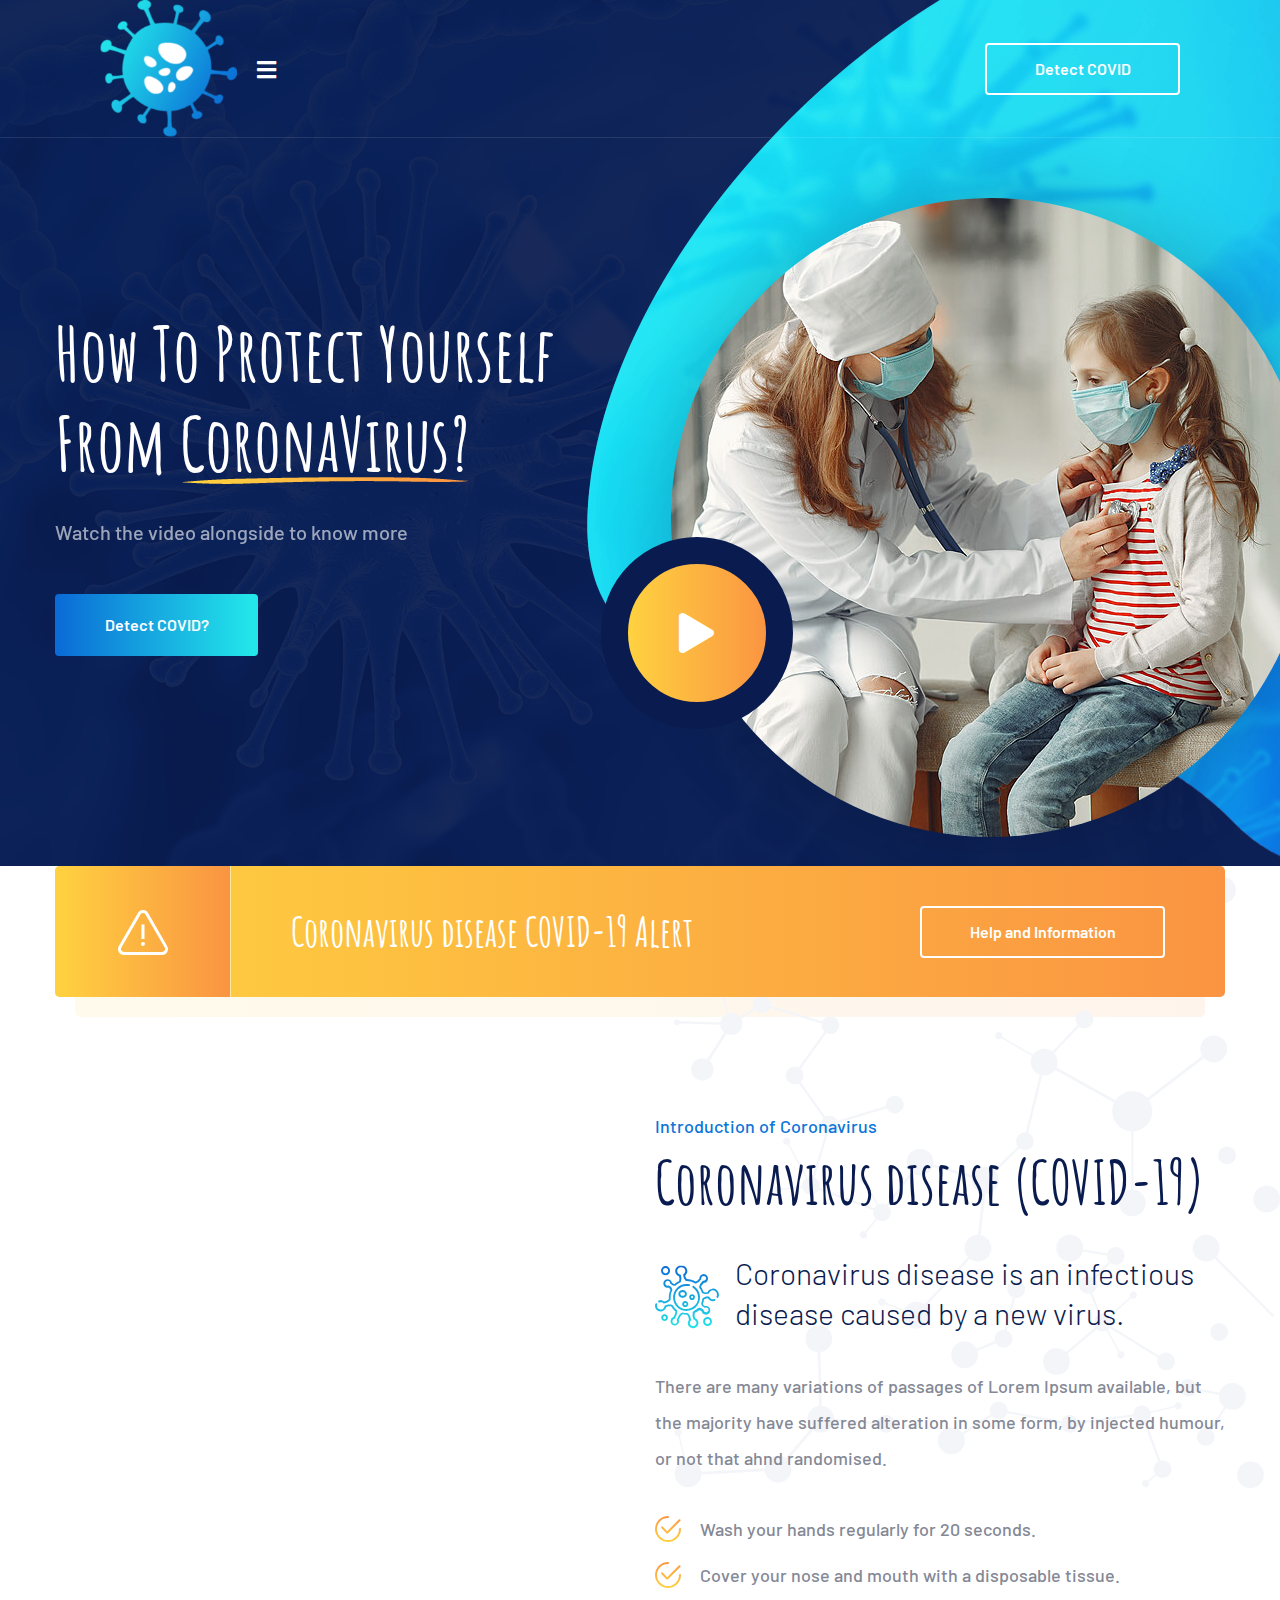
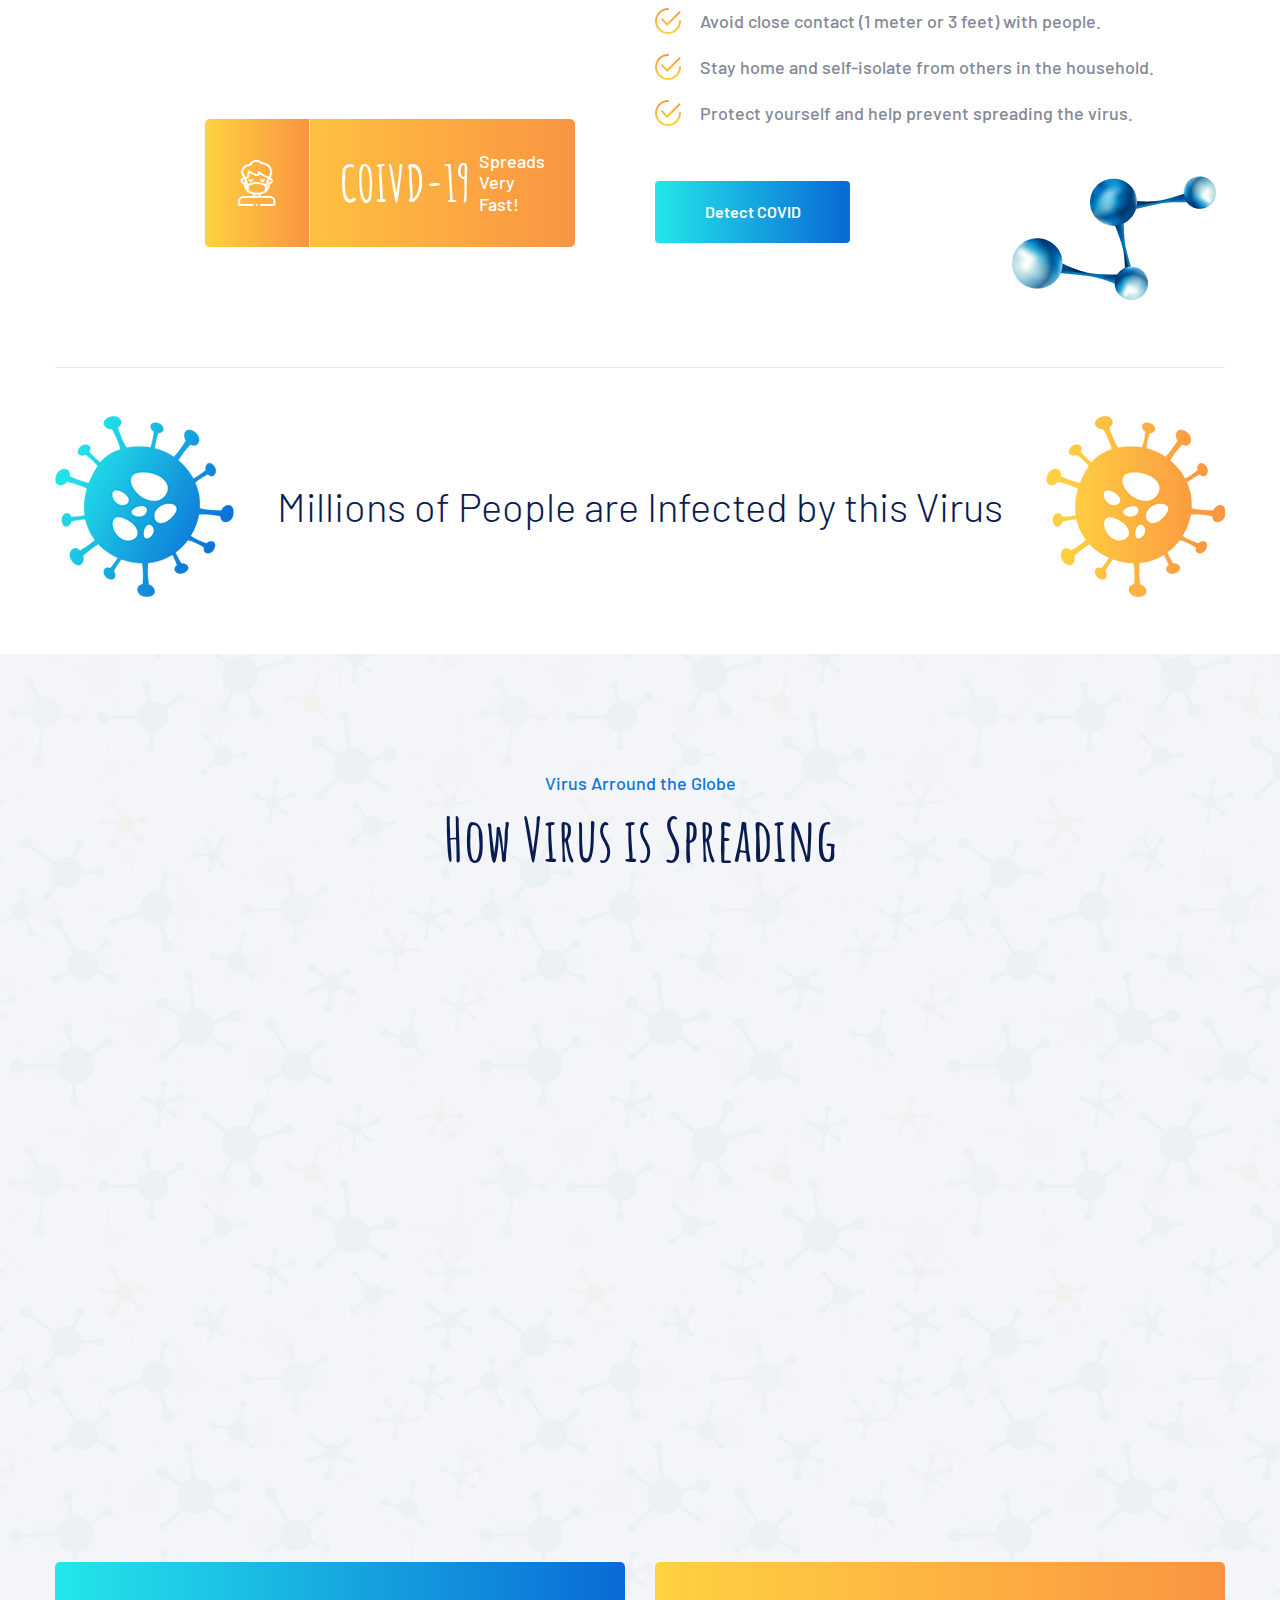
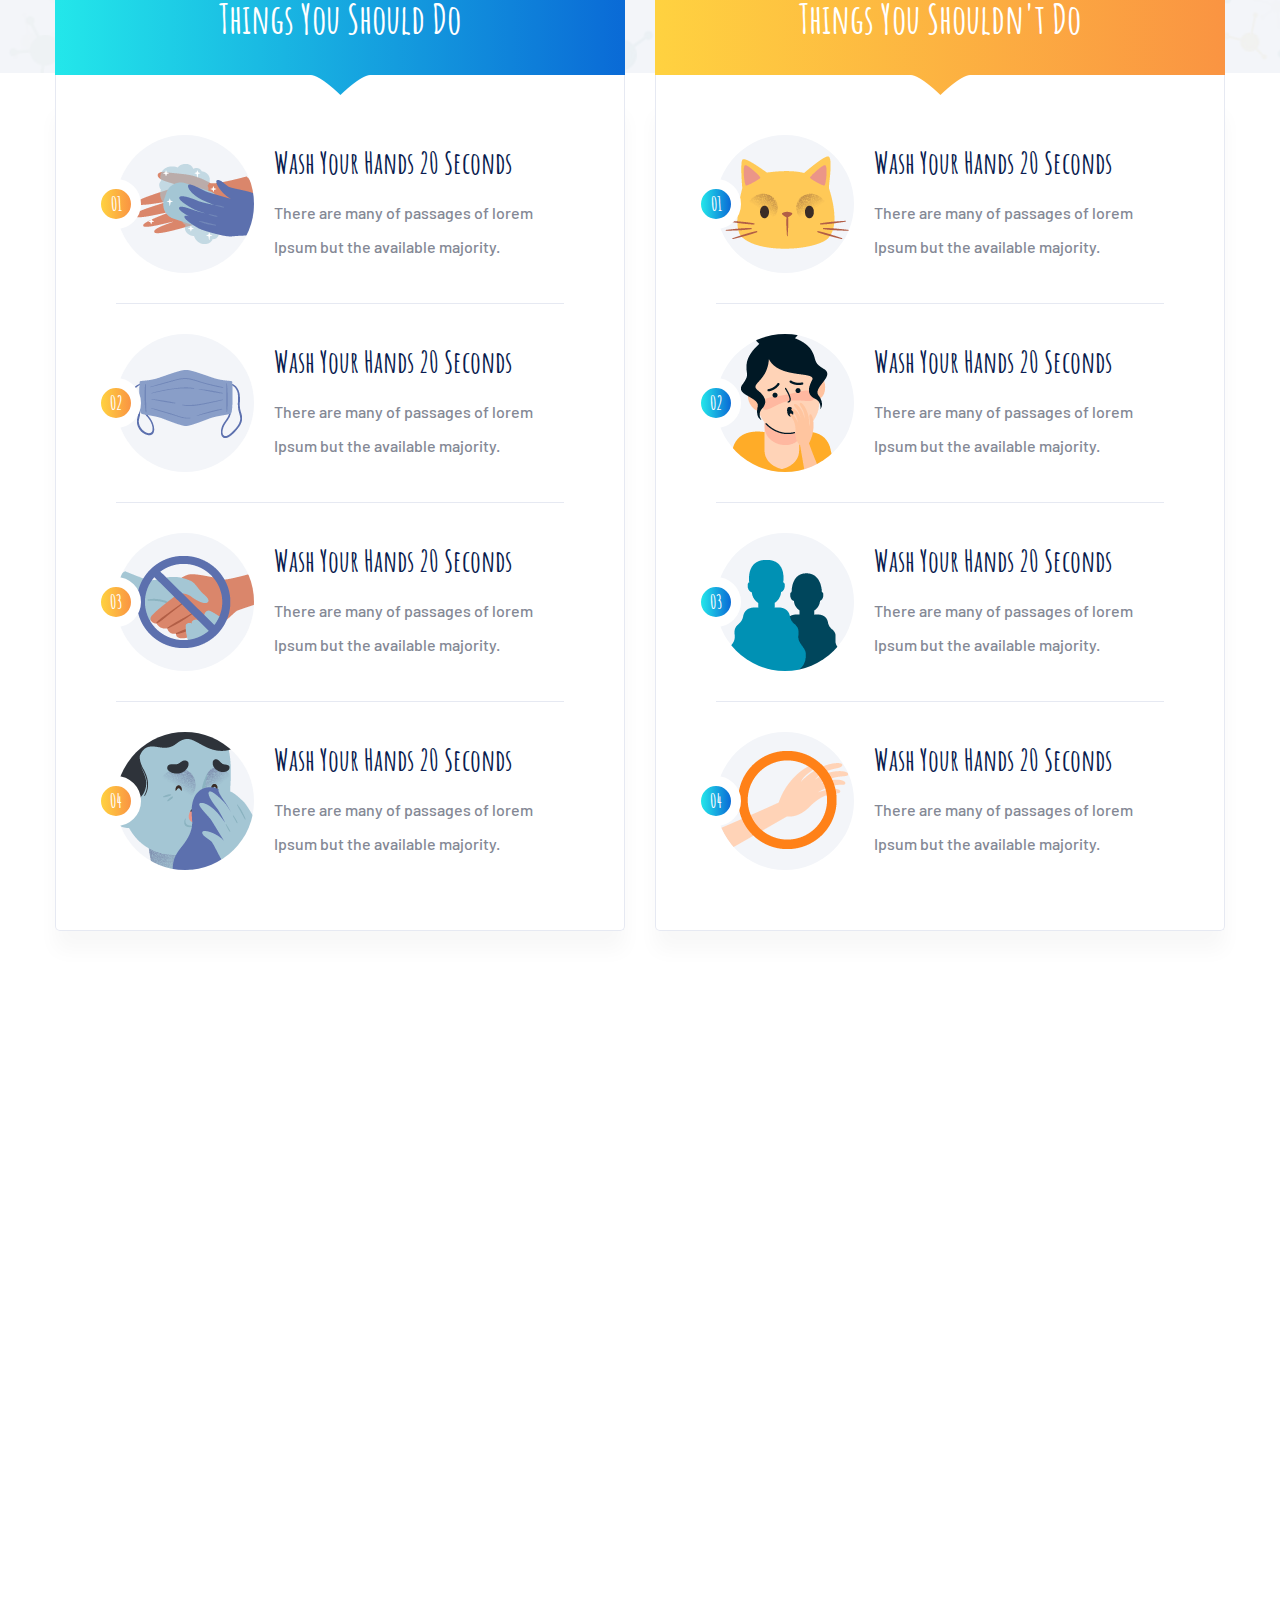
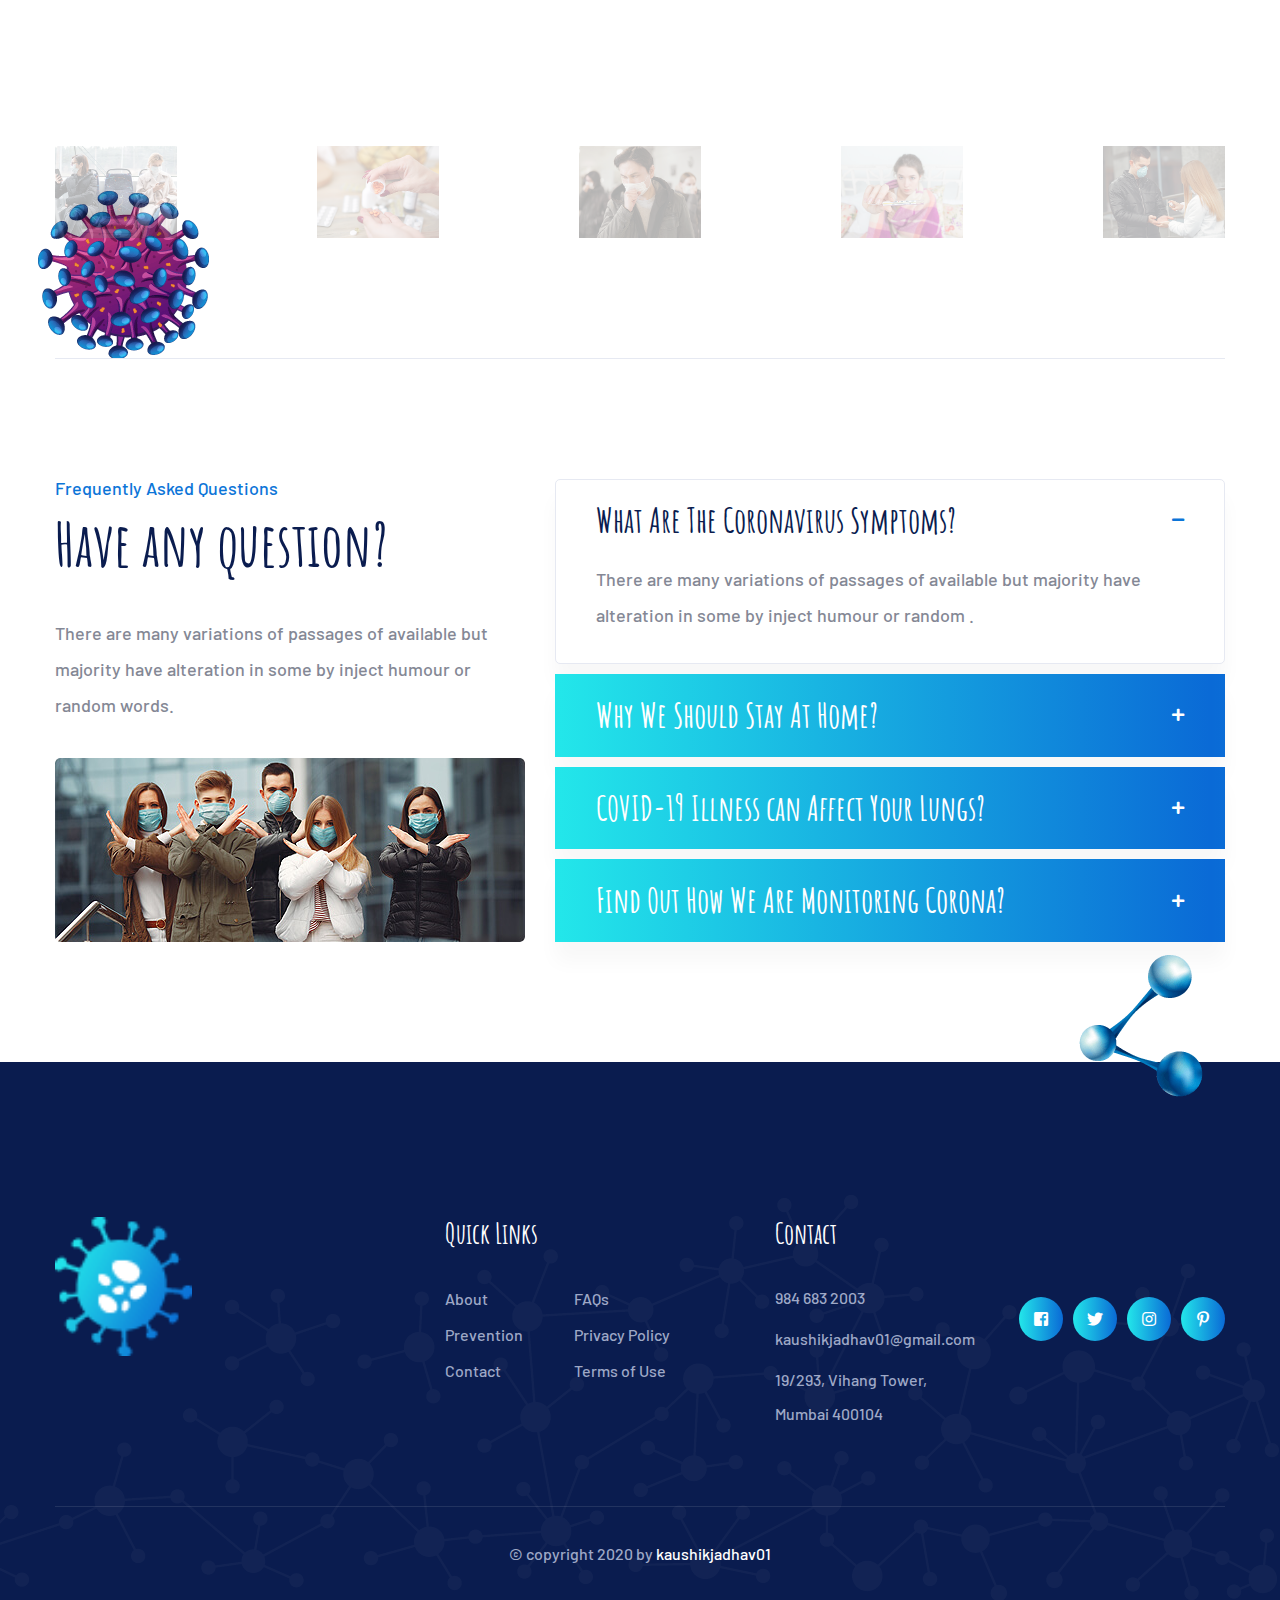
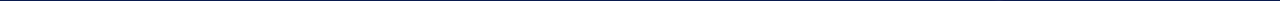
<file: flask app/index.html>
<!DOCTYPE html>
<html lang="en">

<head>
    <meta charset="UTF-8">
    <meta name="viewport" content="width=device-width, initial-scale=1.0">
    <meta http-equiv="X-UA-Compatible" content="ie=edge">
    <title>COVID-19 Detector</title>
    <link rel="apple-touch-icon" sizes="180x180" href="assets/images/favicons/apple-touch-icon.png">
    <link rel="icon" type="image/png" sizes="32x32" href="assets/images/favicons/favicon-32x32.png">
    <link rel="icon" type="image/png" sizes="16x16" href="assets/images/favicons/favicon-16x16.png">
    <link rel="manifest" href="assets/images/favicons/site.webmanifest">

    <!-- plugin scripts -->

    <link href="https://fonts.googleapis.com/css?family=Amatic+SC:400,700%7CBarlow:300,400,500,600,700,800,900%7CPT+Sans:400,700&display=swap" rel="stylesheet">


    <link rel="stylesheet" href="assets/css/animate.min.css">
    <link rel="stylesheet" href="assets/css/bootstrap.min.css">
    <link rel="stylesheet" href="assets/css/owl.carousel.min.css">
    <link rel="stylesheet" href="assets/css/owl.theme.default.min.css">
    <link rel="stylesheet" href="assets/css/magnific-popup.css">
    <link rel="stylesheet" href="assets/css/fontawesome-all.min.css">
    <link rel="stylesheet" href="assets/css/bootstrap-select.min.css">
    <link rel="stylesheet" href="assets/css/jquery.mCustomScrollbar.min.css">
    <link rel="stylesheet" href="assets/css/bootstrap-datepicker.min.css">
    <link rel="stylesheet" href="assets/css/vimns-icons.css">



    <!-- template styles -->
    <link rel="stylesheet" href="assets/css/main.css">
    <link rel="stylesheet" href="assets/css/responsive.css">







</head>

<body>
    <div class="preloader">
        <img src="assets/images/loader.png" class="preloader__image" alt="">
    </div><!-- /.preloader -->
    <div class="page-wrapper">

        <header class="site-header-one">
            <nav class="main-nav__one stricky">
                <div class="container-fluid">
                    <div class="main-nav__logo-box">
                        <a href="index.html">
                            <img width="137" src="assets/images/logo-1-1.png" alt="">
                        </a>
                        <a href="#" class="side-menu__toggler"><i class="fa fa-bars"></i></a>
                    </div><!-- /.main-nav__logo-box -->
                    <div class="main-nav__main-navigation">
                        <ul class=" main-nav__navigation-box">
                            <li class="dropdown">
                                <a href="index.html">Home</a>
                                
                            </li>
                            <li>
                                <a href="about.html">About</a>
                            </li>
                            <li>
                                <a href="prevention.html">Preventions</a>
                            </li>
                            <li>
                                <a href="faqs.html">FAQs</a>
                            </li>

                            <li class="dropdown">
                                <a href="https://news.google.com/search?q=covid">News</a>
                            </li>
                            <li>
                                <a href="contact.html">Contact</a>
                            </li>
                        </ul>
                    </div><!-- /.main-nav__main-navigation -->
                    <div class="main-nav__cta">
                        <div class="main-nav__cta-icon">
                            <i class="vimns-icon-phone"></i>
                        </div><!-- /.main-nav__cta-icon -->
                        <div class="main-nav__cta-content">
                            <h3><a href="tel:666-888-0000">984 683 2003</a></h3>
                            <p>Helpline</p>
                        </div><!-- /.main-nav__cta-content -->
                    </div><!-- /.main-nav__cta -->
                    <div class="main-nav__right">
                        <a href="upload.html" class="main-nav__btn">Detect COVID</a><!-- /.main-nav__btn -->
                    </div><!-- /.main-nav__right -->
                </div><!-- /.container-fluid -->
            </nav><!-- /.main-nav__one -->

        </header><!-- /.site-header-one -->

        <section class="banner-one">
            <img src="assets/images/shapes/banner-bg-shape-1-1.png" alt="" class="banner-one__moc">
            <div class="container">
                <div class="banner-one__video wow fadeInUp" data-wow-animation-duration="1500ms">
                    <img src="assets/images/resources/video-1-1.jpg" alt="">
                    <a href="https://www.youtube.com/watch?v=Xj1nUFFVK1E" class="video-popup banner-one__video-btn"><i class="fa fa-play"></i></a>
                </div><!-- /.banner-one__video -->
                <div class="row">
                    <div class="col-lg-6">
                        <div class="banner-one__content">
                            <h3>How To Protect Yourself <br>
                                From <span>CoronaVirus?</span></h3>
                            <p>Watch the video alongside to know more</p>
                            <a href="upload.html" class="thm-btn banner-one__btn">Detect COVID?</a>
                            <!-- /.thm-btn banner-one__btn -->
                        </div><!-- /.banner-one__content -->
                    </div><!-- /.col-lg-6 -->
                </div><!-- /.row -->
            </div><!-- /.container -->
        </section><!-- /.banner-one -->

        <section class="cta-three">
            <img src="assets/images/shapes/about-bg-1-1.png" class="cta-three__bg" alt="">
            <div class="container">
                <div class="inner-container">
                    <div class="cta-three__icon">
                        <i class="vimns-icon-alert"></i>
                    </div><!-- /.cta-three__icon -->
                    <div class="cta-three__content">
                        <h3>Coronavirus disease COVID-19 Alert</h3>
                        <div class="cta-three__btn-block">
                            <a href="contact.html" class="cta-three__btn">Help and Information</a><!-- /.cta-three__btn -->
                        </div><!-- /.cta-three__btn-block -->
                    </div><!-- /.cta-three__content -->
                </div><!-- /.inner-container -->
            </div><!-- /.container -->
        </section><!-- /.cta-three -->

        <section class="about-one">
            <img src="assets/images/shapes/virus-shape-1-1.png" class="about-one__virus" alt="">
            <div class="container">
                <div class="inner-container">
                    <div class="row">
                        <div class="col-lg-6">
                            <div class="about-one__images wow fadeInLeft" data-wow-animation-duration="1500ms">
                                <img src="assets/images/resources/about-1-1.jpg" alt="">
                                <img src="assets/images/resources/about-1-2.jpg" alt="">
                                <a href="href=https://www.youtube.com/watch?v=Xj1nUFFVK1E" class="about-one__video-btn video-popup"><i class="fa fa-play"></i></a>
                                <!-- /.about-one__video-btn video-popup -->
                            </div><!-- /.about-one__images -->
                            <div class="about-one__fact-wrap">
                                <div class="about-one__fact">
                                    <div class="about-one__fact-icon">
                                        <i class="vimns-icon-mask"></i>
                                    </div><!-- /.about-one__fact-icon -->
                                    <div class="about-one__fact-content">
                                        <h4>COIVD-19</h4>
                                        <p>Spreads <br> Very <br> Fast!</p>
                                    </div><!-- /.about-one__fact-content -->
                                </div><!-- /.about-one__fact -->
                            </div><!-- /.about-one__fact-wrap -->
                        </div><!-- /.col-lg-6 -->
                        <div class="col-lg-6">
                            <div class="about-one__content">
                                <div class="block-title text-left">
                                    <p>Introduction of Coronavirus </p>
                                    <h3>Coronavirus disease (COVID-19)</h3>
                                </div><!-- /.block-title -->
                                <div class="about-one__icon-box">
                                    <div class="about-one__icon">
                                        <i class="vimns-icon-virus"></i>
                                    </div><!-- /.about-one__icon -->
                                    <div class="about-one__icon-content">
                                        <p>Coronavirus disease is an infectious disease caused by a new virus.</p>
                                    </div><!-- /.about-one__icon-content -->
                                </div><!-- /.about-one__icon-box -->
                                <p>There are many variations of passages of Lorem Ipsum available, but the majority have
                                    suffered alteration in some form, by injected humour, or not that ahnd randomised.</p>

                                <ul class="list-unstyled about-one__list">
                                    <li><i class="vimns-icon-tick"></i> Wash your hands regularly for 20 seconds.</li>
                                    <li><i class="vimns-icon-tick"></i> Cover your nose and mouth with a disposable tissue.</li>
                                    <li><i class="vimns-icon-tick"></i> Avoid close contact (1 meter or 3 feet) with people.
                                    </li>
                                    <li><i class="vimns-icon-tick"></i> Stay home and self-isolate from others in the household.
                                    </li>
                                    <li><i class="vimns-icon-tick"></i> Protect yourself and help prevent spreading the virus.
                                    </li>
                                </ul><!-- /.list-unstyled about-one__list -->
                                <a href="upload.html" class="thm-btn about-one__btn">Detect COVID</a><!-- /.thm-btn about-one__btn -->
                            </div><!-- /.about-one__content -->
                        </div><!-- /.col-lg-6 -->
                    </div><!-- /.row -->
                </div><!-- /.inner-container -->
            </div><!-- /.container -->
        </section><!-- /.about-one -->

        <section class="funfact-one">
            <div class="container">
                <img src="assets/images/shapes/funfact-virus-1-1.png" class="funfact-one__virus-1" alt="">
                <img src="assets/images/shapes/funfact-virus-1-2.png" class="funfact-one__virus-2" alt="">
                <!-- <h3><span class="counter"></span></h3> -->
                <p>Millions of People are Infected by this Virus<p>
            </div><!-- /.container -->
        </section><!-- /.funfact-one -->

        <section class="service-one">
            <div class="container">
                <div class="block-title text-center">
                    <p>Virus Arround the Globe </p>
                    <h3>How Virus is Spreading</h3>
                </div><!-- /.block-title -->

                <div class="row no-gutters">
                    <div class="col-lg-4 wow fadeInLeft" data-wow-animation-duration="1500ms">
                        <div class="service-one__single">
                            <div class="service-one__inner">
                                <div class="service-one__image">
                                    <img src="assets/images/shapes/service-i-1.png" alt="">
                                </div><!-- /.service-one__image -->
                                <div class="service-one__content">
                                    <h3><a href="#">Close Contact With an Infected Person </a></h3>
                                    <p> There are many variations of passages of lorem Ipsum but the available majority. </p>
                                    <a href="#" class="service-one__link"><i class="vimns-icon-front"></i></a>
                                    <!-- /.service-one__link -->
                                </div><!-- /.service-one__content -->
                            </div><!-- /.service-one__inner -->

                        </div><!-- /.service-one__single -->
                    </div><!-- /.col-lg-4 -->
                    <div class="col-lg-4 wow fadeInUp" data-wow-animation-duration="1500ms">
                        <div class="service-one__single">
                            <div class="service-one__inner">
                                <div class="service-one__image">
                                    <img src="assets/images/shapes/service-i-2.png" alt="">
                                </div><!-- /.service-one__image -->
                                <div class="service-one__content">
                                    <h3><a href="#">Close Contact With an Infected Person </a></h3>
                                    <p> There are many variations of passages of lorem Ipsum but the available majority. </p>
                                    <a href="#" class="service-one__link"><i class="vimns-icon-front"></i></a>
                                    <!-- /.service-one__link -->
                                </div><!-- /.service-one__content -->
                            </div><!-- /.service-one__inner -->

                        </div><!-- /.service-one__single -->
                    </div><!-- /.col-lg-4 -->
                    <div class="col-lg-4 wow fadeInRight" data-wow-animation-duration="1500ms">
                        <div class="service-one__single">
                            <div class="service-one__inner">
                                <div class="service-one__image">
                                    <img src="assets/images/shapes/service-i-3.png" alt="">
                                </div><!-- /.service-one__image -->
                                <div class="service-one__content">
                                    <h3><a href="#">Close Contact With an Infected Person </a></h3>
                                    <p> There are many variations of passages of lorem Ipsum but the available majority. </p>
                                    <a href="#" class="service-one__link"><i class="vimns-icon-front"></i></a>
                                    <!-- /.service-one__link -->
                                </div><!-- /.service-one__content -->
                            </div><!-- /.service-one__inner -->

                        </div><!-- /.service-one__single -->
                    </div><!-- /.col-lg-4 -->
                </div><!-- /.row -->
            </div><!-- /.container -->
        </section><!-- /.service-one -->

        <section class="prevention-one prevention-one__home-1">
            <div class="container">
                <div class="row">
                    <div class="col-lg-6">
                        <div class="prevention-one__box">
                            <div class="prevention-one__box-top">
                                <h3>Things You Should Do</h3>
                            </div><!-- /.prevention-one__box-top -->
                            <div class="prevention-one__box-bottom">
                                <div class="prevention-one__single">
                                    <div class="prevention-one__icon">
                                        <div class="prevention-one__icon-inner">
                                            <img src="assets/images/shapes/should-do-i-1-1.png" alt="">
                                        </div><!-- /.prevention-one__icon-inner -->
                                    </div><!-- /.prevention-one__icon -->
                                    <div class="prevention-one__content">
                                        <h3>Wash Your Hands 20 Seconds </h3>
                                        <p>There are many of passages of lorem Ipsum but the available majority.</p>
                                    </div><!-- /.prevention-one__content -->
                                </div><!-- /.prevention-one__single -->

                                <div class="prevention-one__single">
                                    <div class="prevention-one__icon">
                                        <div class="prevention-one__icon-inner">
                                            <img src="assets/images/shapes/should-do-i-1-2.png" alt="">
                                        </div><!-- /.prevention-one__icon-inner -->
                                    </div><!-- /.prevention-one__icon -->
                                    <div class="prevention-one__content">
                                        <h3>Wash Your Hands 20 Seconds </h3>
                                        <p>There are many of passages of lorem Ipsum but the available majority.</p>
                                    </div><!-- /.prevention-one__content -->
                                </div><!-- /.prevention-one__single -->

                                <div class="prevention-one__single">
                                    <div class="prevention-one__icon">
                                        <div class="prevention-one__icon-inner">
                                            <img src="assets/images/shapes/should-do-i-1-3.png" alt="">
                                        </div><!-- /.prevention-one__icon-inner -->
                                    </div><!-- /.prevention-one__icon -->
                                    <div class="prevention-one__content">
                                        <h3>Wash Your Hands 20 Seconds </h3>
                                        <p>There are many of passages of lorem Ipsum but the available majority.</p>
                                    </div><!-- /.prevention-one__content -->
                                </div><!-- /.prevention-one__single -->
                                <div class="prevention-one__single">
                                    <div class="prevention-one__icon">
                                        <div class="prevention-one__icon-inner">
                                            <img src="assets/images/shapes/should-do-i-1-4.png" alt="">
                                        </div><!-- /.prevention-one__icon-inner -->
                                    </div><!-- /.prevention-one__icon -->
                                    <div class="prevention-one__content">
                                        <h3>Wash Your Hands 20 Seconds </h3>
                                        <p>There are many of passages of lorem Ipsum but the available majority.</p>
                                    </div><!-- /.prevention-one__content -->
                                </div><!-- /.prevention-one__single -->
                            </div><!-- /.prevention-one__box-bottom -->
                        </div><!-- /.prevention-one__box -->
                    </div><!-- /.col-lg-6 -->
                    <div class="col-lg-6">
                        <div class="prevention-one__box">
                            <div class="prevention-one__box-top">
                                <h3>Things You Shouldn't Do</h3>
                            </div><!-- /.prevention-one__box-top -->
                            <div class="prevention-one__box-bottom">
                                <div class="prevention-one__single">
                                    <div class="prevention-one__icon">
                                        <div class="prevention-one__icon-inner">
                                            <img src="assets/images/shapes/should-no-i-1-1.png" alt="">
                                        </div><!-- /.prevention-one__icon-inner -->
                                    </div><!-- /.prevention-one__icon -->
                                    <div class="prevention-one__content">
                                        <h3>Wash Your Hands 20 Seconds </h3>
                                        <p>There are many of passages of lorem Ipsum but the available majority.</p>
                                    </div><!-- /.prevention-one__content -->
                                </div><!-- /.prevention-one__single -->

                                <div class="prevention-one__single">
                                    <div class="prevention-one__icon">
                                        <div class="prevention-one__icon-inner">
                                            <img src="assets/images/shapes/should-no-i-1-2.png" alt="">
                                        </div><!-- /.prevention-one__icon-inner -->
                                    </div><!-- /.prevention-one__icon -->
                                    <div class="prevention-one__content">
                                        <h3>Wash Your Hands 20 Seconds </h3>
                                        <p>There are many of passages of lorem Ipsum but the available majority.</p>
                                    </div><!-- /.prevention-one__content -->
                                </div><!-- /.prevention-one__single -->

                                <div class="prevention-one__single">
                                    <div class="prevention-one__icon">
                                        <div class="prevention-one__icon-inner">
                                            <img src="assets/images/shapes/should-no-i-1-3.png" alt="">
                                        </div><!-- /.prevention-one__icon-inner -->
                                    </div><!-- /.prevention-one__icon -->
                                    <div class="prevention-one__content">
                                        <h3>Wash Your Hands 20 Seconds </h3>
                                        <p>There are many of passages of lorem Ipsum but the available majority.</p>
                                    </div><!-- /.prevention-one__content -->
                                </div><!-- /.prevention-one__single -->
                                <div class="prevention-one__single">
                                    <div class="prevention-one__icon">
                                        <div class="prevention-one__icon-inner">
                                            <img src="assets/images/shapes/should-no-i-1-4.png" alt="">
                                        </div><!-- /.prevention-one__icon-inner -->
                                    </div><!-- /.prevention-one__icon -->
                                    <div class="prevention-one__content">
                                        <h3>Wash Your Hands 20 Seconds </h3>
                                        <p>There are many of passages of lorem Ipsum but the available majority.</p>
                                    </div><!-- /.prevention-one__content -->
                                </div><!-- /.prevention-one__single -->
                            </div><!-- /.prevention-one__box-bottom -->
                        </div><!-- /.prevention-one__box -->
                    </div><!-- /.col-lg-6 -->
                </div><!-- /.row -->
            </div><!-- /.container -->
        </section><!-- /.prevention-one -->

        <section class="cta-two wow fadeInUp" data-wow-animation-duration="1500ms" style="background-image: url(assets/images/background/cta-bg-1-1.jpg);">
            <div class="container">
                <h3>It’s Our Government Job to Project <br>
                    Themselves And Others</h3>
                <a href="contact.html" class="thm-btn cta-two__btn">Contact With Us</a><!-- /.thm-btn cta-two__btn -->
            </div><!-- /.container -->
        </section><!-- /.cta-two -->


        
        <div class="brand-one">
            <img src="assets/images/shapes/virus-shape-1-2.png" class="brand-one__shape" alt="">
            <div class="container">
                <div class="brand-one__carousel owl-theme owl-carousel thm__owl-carousel" data-options='{"nav": false, "autoplay": true, "autoplayTimeout": 5000, "smartSpeed": 700, "dots": false, "margin": 140, "responsive": { "0": { "items": 2, "margin": 20 }, "480": { "items": 2, "margin": 20 }, "767": { "items": 3, "margin": 20 }, "991": { "items": 4, "margin": 40 }, "1199": { "items": 5 } }}'>
                    <div class="item">
                        <img src="assets/images/brand/blog-1-1.jpg" alt="">
                    </div><!-- /.item -->
                    <div class="item">
                        <img src="assets/images/brand/blog-1-2.jpg" alt="">
                    </div><!-- /.item -->
                    <div class="item">
                        <img src="assets/images/brand/blog-1-3.jpg" alt="">
                    </div><!-- /.item -->
                    <div class="item">
                        <img src="assets/images/brand/blog-1-4.jpg" alt="">
                    </div><!-- /.item -->
                    <div class="item">
                        <img src="assets/images/brand/blog-1-5.jpg" alt="">
                    </div><!-- /.item -->
                    <div class="item">
                        <img src="assets/images/brand/blog-1-6.jpg" alt="">
                    </div><!-- /.item -->
                    <div class="item">
                        <img src="assets/images/brand/blog-1-1.jpg" alt="">
                    </div><!-- /.item -->
                    <div class="item">
                        <img src="assets/images/brand/blog-1-2.jpg" alt="">
                    </div><!-- /.item -->
                    <div class="item">
                        <img src="assets/images/brand/blog-1-3.jpg" alt="">
                    </div><!-- /.item -->
                    <div class="item">
                        <img src="assets/images/brand/blog-1-4.jpg" alt="">
                    </div><!-- /.item -->
                </div><!-- /.brand-one__carousel owl-theme owl-carousel thm__owl-carousel -->
            </div><!-- /.container -->
        </div><!-- /.brand-one -->

        <section class="faq-one faq-one__home-one">
            <img src="assets/images/shapes/virus-shape-1-3.png" class="faq-one__virus" alt="">
            <div class="container">
                <div class="row">
                    <div class="col-lg-5">
                        <div class="faq-one__block">
                            <div class="block-title text-left">
                                <p>Frequently Asked Questions </p>
                                <h3>Have any question?</h3>
                            </div><!-- /.block-title -->
                            <p>There are many variations of passages of available but majority have alteration in some by inject
                                humour or <br> random words. </p>
                            <img src="assets/images/resources/faq-1-1.jpg" alt="">
                        </div><!-- /.faq-one__block -->
                    </div><!-- /.col-lg-5 -->
                    <div class="col-lg-7">
                        <div class="accrodion-grp" data-grp-name="faq-one-accrodion">
                            <div class="accrodion active">
                                <div class="accrodion-title">
                                    <h4>What Are The Coronavirus Symptoms?</h4>
                                </div>
                                <div class="accrodion-content">
                                    <div class="inner">
                                        <p>There are many variations of passages of available but majority have alteration in
                                            some by inject humour or random . </p>
                                    </div><!-- /.inner -->
                                </div>
                            </div>
                            <div class="accrodion ">
                                <div class="accrodion-title">
                                    <h4>Why We Should Stay At Home?</h4>
                                </div>
                                <div class="accrodion-content">
                                    <div class="inner">
                                        <p>There are many variations of passages of available but majority have alteration in
                                            some by inject humour or random . </p>
                                    </div><!-- /.inner -->
                                </div>
                            </div>
                            <div class="accrodion ">
                                <div class="accrodion-title">
                                    <h4>COVID-19 Illness can Affect Your Lungs?</h4>
                                </div>
                                <div class="accrodion-content">
                                    <div class="inner">
                                        <p>There are many variations of passages of available but majority have alteration in
                                            some by inject humour or random . </p>
                                    </div><!-- /.inner -->
                                </div>
                            </div>
                            <div class="accrodion ">
                                <div class="accrodion-title">
                                    <h4>Find Out How We Are Monitoring Corona?</h4>
                                </div>
                                <div class="accrodion-content">
                                    <div class="inner">
                                        <p>There are many variations of passages of available but majority have alteration in
                                            some by inject humour or random . </p>
                                    </div><!-- /.inner -->
                                </div>
                            </div>

                        </div>
                    </div><!-- /.col-lg-7 -->

                </div><!-- /.row -->
            </div><!-- /.container -->
        </section><!-- /.faq-one faq-one__home-one -->

        
        
        <footer class="site-footer-one site-footer-one__home-one">

            <div class="site-footer-one__upper">
                <div class="container">
                    <div class="row">
                        <div class="col-lg-4">
                            <div class="footer-widget footer-widget__about">
                                <a href="index.html" class="footer-widget__logo">
                                    <img width="137" src="assets/images/loader.png" alt="">
                                </a>
                                <p></p>
                            </div><!-- /.footer-widget footer-widget__about -->
                        </div><!-- /.col-lg-4 -->
                        <div class="col-lg-3">
                            <div class="footer-widget footer-widget__links">
                                <h3 class="footer-widget__title">Quick Links</h3><!-- /.footer-widget__title -->
                                <div class="footer-widget__links-wrap">
                                    <ul class="list-unstyled footer-widget__links-list">
                                        <li><a href="about.html">About</a></li>
                                        
                                        <li><a href="prevention.html">Prevention</a></li>
                                        <li><a href="contact.html">Contact</a></li>
                                    </ul><!-- /.list-unstyled -->
                                    <ul class="list-unstyled footer-widget__links-list">
                                        <li><a href="faqs.html">FAQs</a></li>
                                        <li><a href="about.html">Privacy Policy</a></li>
                                        <li><a href="about.html">Terms of Use</a></li>
                                    </ul><!-- /.list-unstyled -->
                                </div><!-- /.footer-widget__links-wrap -->

                            </div><!-- /.footer-widget footer-widget__about -->
                        </div><!-- /.col-lg-3 -->
                        <div class="col-lg-3">
                            <div class="footer-widget footer-widget__contact">
                                <h3 class="footer-widget__title">Contact</h3><!-- /.footer-widget__title -->
                                <p><a href="tel:888-999-0000">984 683 2003</a></p>
                                <p><a href="kaushikjadhav01@gmail.com">kaushikjadhav01@gmail.com</a> </p>
                                <p>19/293, Vihang Tower, <br> Mumbai 400104</p>
                            </div><!-- /.footer-widget footer-widget__contact -->
                        </div><!-- /.col-lg-3 -->
                        <div class="col-lg-2 d-flex">
                            <div class="footer-widget my-auto">
                                <div class="footer-widget__social">
                                    <a href="#" class="fab fa-facebook-square" href="https://www.facebook.com/"></a>
                                    <a href="#" class="fab fa-twitter" href="https://www.twitter.com/"></a>
                                    <a href="#" class="fab fa-instagram" href="https://www.instagram.com/"></a>
                                    <a href="#" class="fab fa-pinterest-p" href="https://www.pinterest.com/"></a>
                                </div><!-- /.footer-widget__social -->
                            </div><!-- /.footer-widget -->
                        </div><!-- /.col-lg-2 -->
                    </div><!-- /.row -->
                </div><!-- /.container -->
            </div><!-- /.site-footer-one__upper -->
            <div class="site-footer-one__bottom">
                <div class="container">
                    <p>© copyright 2020 by <a href="#">kaushikjadhav01</a></p>
                </div><!-- /.container -->
            </div><!-- /.site-footer-one__bottom -->
        </footer><!-- /.site-footer-one -->
    </div><!-- /.page-wrapper -->


    <a href="#" data-target="html" class="scroll-to-target scroll-to-top"><i class="fa fa-angle-up"></i></a>


    <div class="side-menu__block">


        <div class="side-menu__block-overlay custom-cursor__overlay">
            <div class="cursor"></div>
            <div class="cursor-follower"></div>
        </div><!-- /.side-menu__block-overlay -->
        <div class="side-menu__block-inner ">
            <div class="side-menu__top justify-content-end">

                <a href="#" class="side-menu__toggler side-menu__close-btn"><img src="assets/images/shapes/close-1-1.png" alt=""></a>
            </div><!-- /.side-menu__top -->


            <nav class="mobile-nav__container">
                <!-- content is loading via js -->
            </nav>
            <div class="side-menu__sep"></div><!-- /.side-menu__sep -->
            <div class="side-menu__content">
                <p></p>
                <p><a href="mailto:kaushikjadhav01@gmail.com">kaushikjadhav01@gmail.com</a> <br> <a href="tel:888-999-0000">984 683 2003</a></p>
                <div class="side-menu__social">
                    <a href="#" class="fab fa-facebook-square" href="https://www.facebook.com/"></a>
                                    <a href="#" class="fab fa-twitter" href="https://www.twitter.com/"></a>
                                    <a href="#" class="fab fa-instagram" href="https://www.instagram.com/"></a>
                                    <a href="#" class="fab fa-pinterest-p" href="https://www.pinterest.com/"></a>
                </div>
            </div><!-- /.side-menu__content -->
        </div><!-- /.side-menu__block-inner -->
    </div><!-- /.side-menu__block -->



    <script src="assets/js/jquery.min.js"></script>
    <script src="assets/js/bootstrap.bundle.min.js"></script>
    <script src="assets/js/owl.carousel.min.js"></script>
    <script src="assets/js/waypoints.min.js"></script>
    <script src="assets/js/jquery.counterup.min.js"></script>
    <script src="assets/js/TweenMax.min.js"></script>
    <script src="assets/js/wow.js"></script>
    <script src="assets/js/jquery.magnific-popup.min.js"></script>
    <script src="assets/js/jquery.ajaxchimp.min.js"></script>
    <script src="assets/js/jquery.validate.min.js"></script>
    <script src="assets/js/bootstrap-select.min.js"></script>
    <script src="assets/js/jquery.mCustomScrollbar.concat.min.js"></script>
    <script src="assets/js/bootstrap-datepicker.min.js"></script>
    <script src="assets/js/isotope.js"></script>

    <!-- template scripts -->
    <script src="assets/js/theme.js"></script>
    <script src="assets/js/testimonials-owl.carousel.config.js"></script>
</body>

</html>
</file>
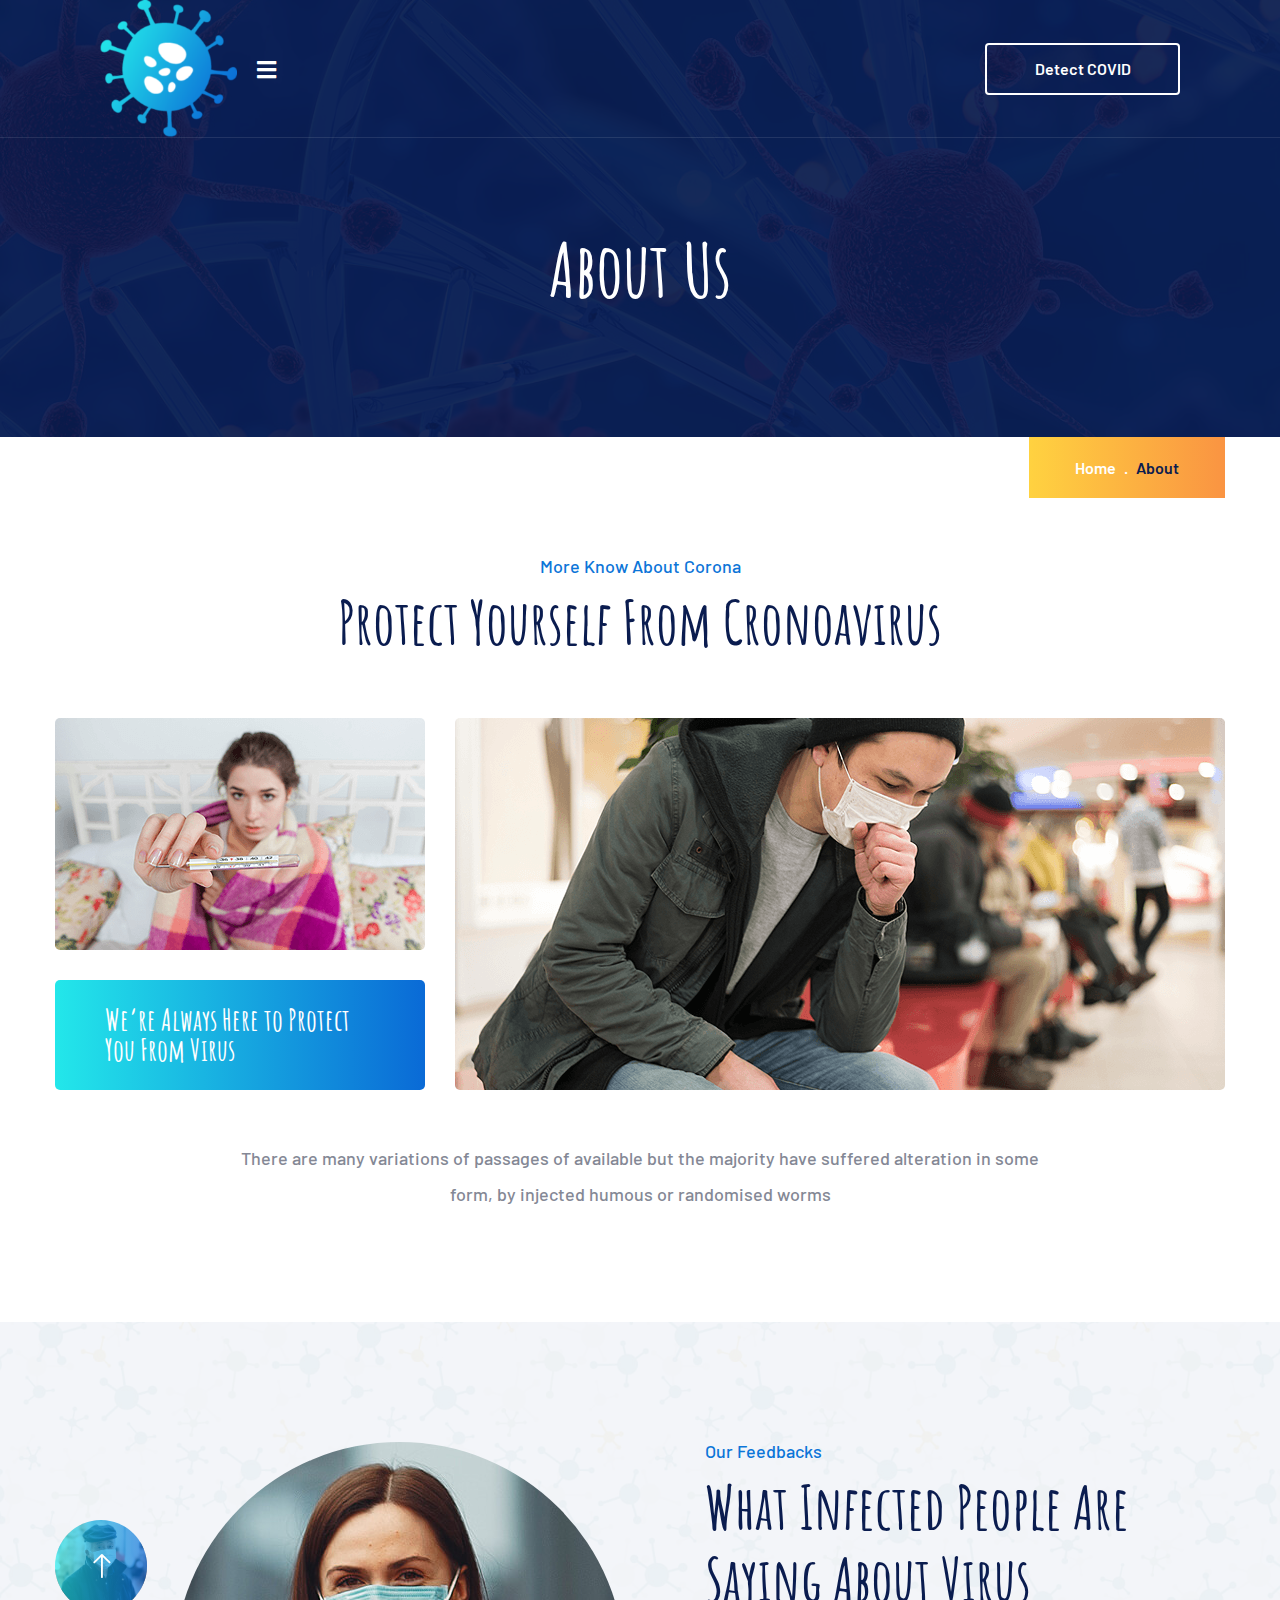
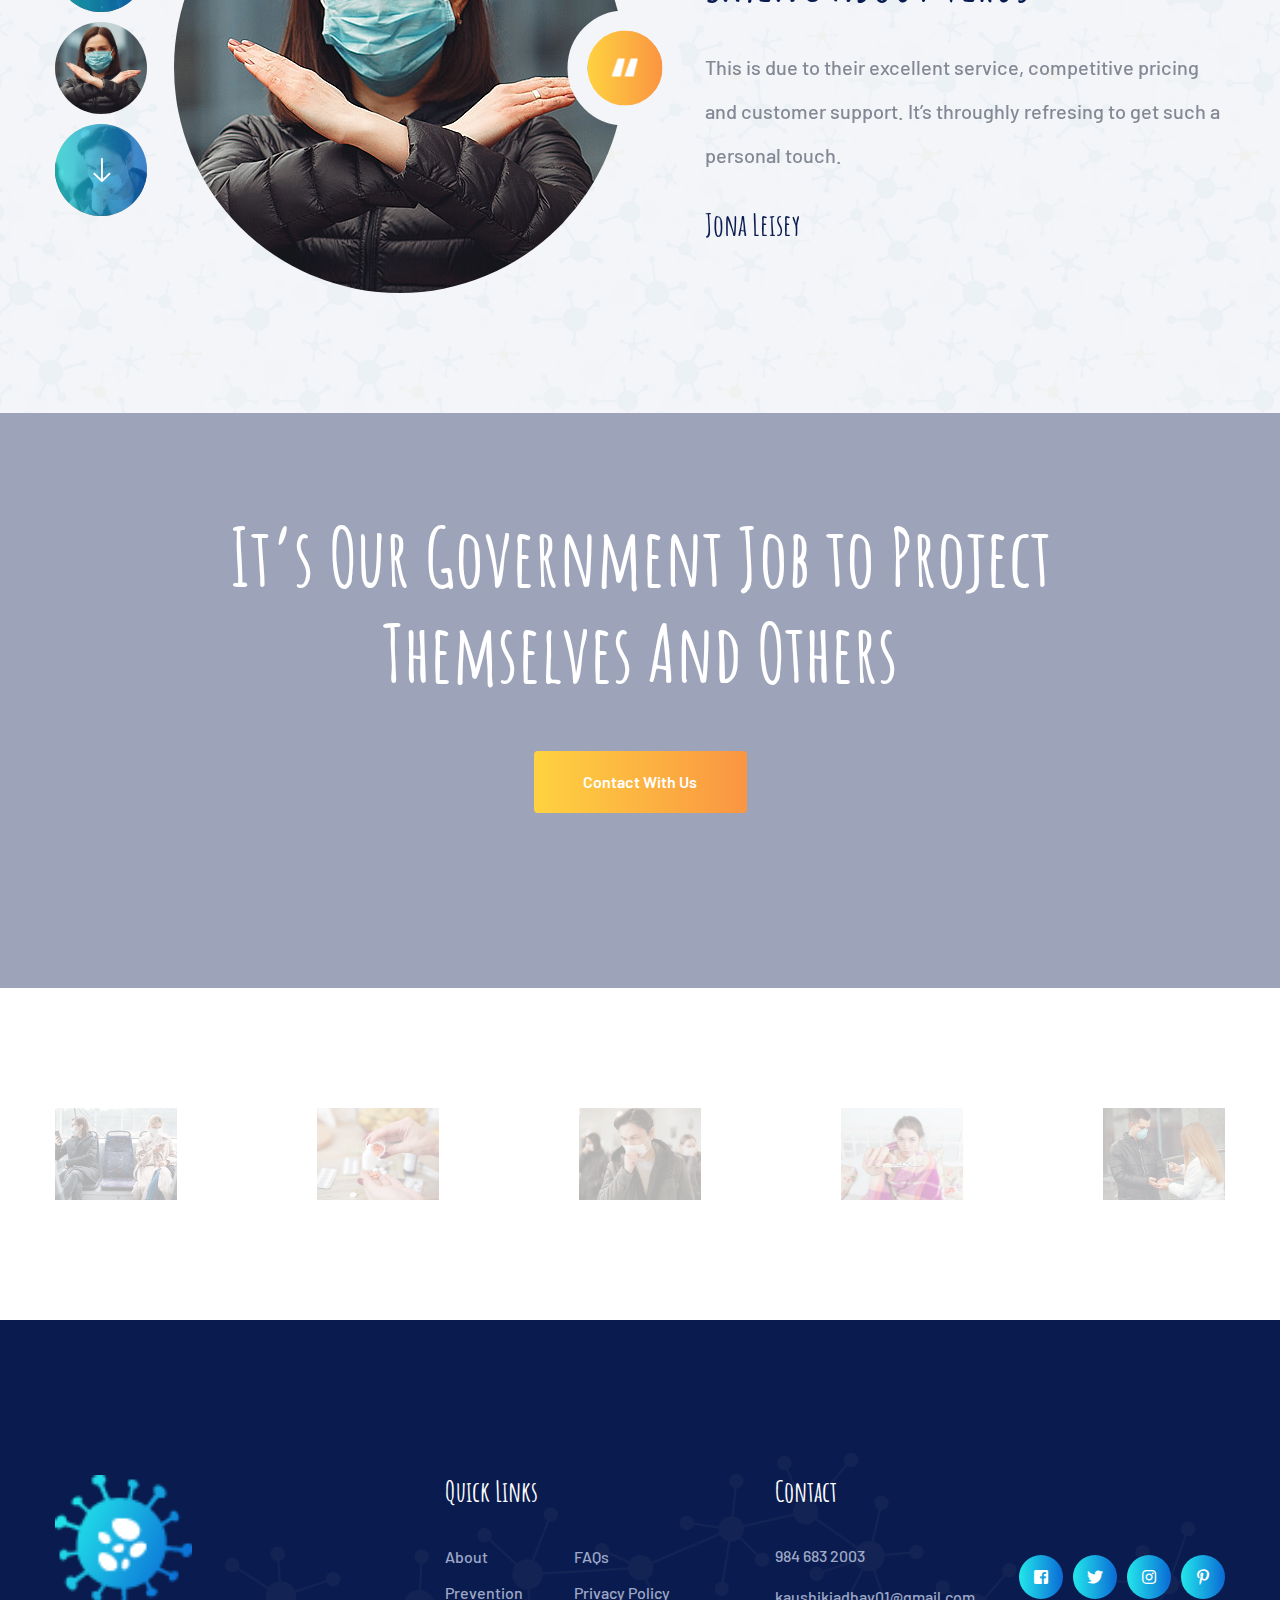
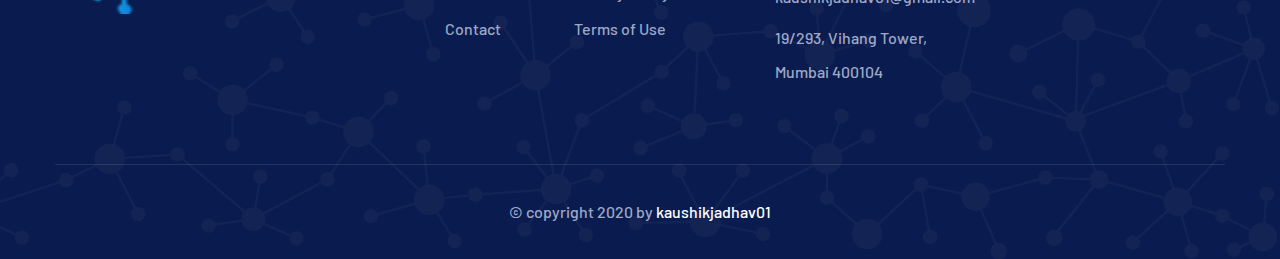
<file: flask app/about.html>
<!DOCTYPE html>
<html lang="en">

<head>
    <meta charset="UTF-8">
    <meta name="viewport" content="width=device-width, initial-scale=1.0">
    <meta http-equiv="X-UA-Compatible" content="ie=edge">
    <title>About Us | COVID-19 Detector</title>
    <link rel="apple-touch-icon" sizes="180x180" href="assets/images/favicons/apple-touch-icon.png">
    <link rel="icon" type="image/png" sizes="32x32" href="assets/images/favicons/favicon-32x32.png">
    <link rel="icon" type="image/png" sizes="16x16" href="assets/images/favicons/favicon-16x16.png">
    <link rel="manifest" href="assets/images/favicons/site.webmanifest">

    <!-- plugin scripts -->

    <link href="https://fonts.googleapis.com/css?family=Amatic+SC:400,700%7CBarlow:300,400,500,600,700,800,900%7CPT+Sans:400,700&display=swap" rel="stylesheet">


    <link rel="stylesheet" href="assets/css/animate.min.css">
    <link rel="stylesheet" href="assets/css/bootstrap.min.css">
    <link rel="stylesheet" href="assets/css/owl.carousel.min.css">
    <link rel="stylesheet" href="assets/css/owl.theme.default.min.css">
    <link rel="stylesheet" href="assets/css/magnific-popup.css">
    <link rel="stylesheet" href="assets/css/fontawesome-all.min.css">
    <link rel="stylesheet" href="assets/css/bootstrap-select.min.css">
    <link rel="stylesheet" href="assets/css/jquery.mCustomScrollbar.min.css">
    <link rel="stylesheet" href="assets/css/bootstrap-datepicker.min.css">
    <link rel="stylesheet" href="assets/css/vimns-icons.css">



    <!-- template styles -->
    <link rel="stylesheet" href="assets/css/main.css">
    <link rel="stylesheet" href="assets/css/responsive.css">







</head>

<body>
    <div class="preloader">
        <img src="assets/images/loader.png" class="preloader__image" alt="">
    </div><!-- /.preloader -->
    <div class="page-wrapper">



        <header class="site-header-one">
            <nav class="main-nav__one stricky">
                <div class="container-fluid">
                    <div class="main-nav__logo-box">
                        <a href="index.html">
                            <img width="137" src="assets/images/logo-1-1.png" alt="">
                        </a>
                        <a href="#" class="side-menu__toggler"><i class="fa fa-bars"></i></a>
                    </div><!-- /.main-nav__logo-box -->
                    <div class="main-nav__main-navigation">
                        <ul class=" main-nav__navigation-box">
                            <li class="dropdown">
                                <a href="index.html">Home</a>
                                
                            </li>
                            <li>
                                <a href="about.html">About</a>
                            </li>
                            <li>
                                <a href="prevention.html">Preventions</a>
                            </li>
                            <li>
                                <a href="faqs.html">FAQs</a>
                            </li>

                            <li class="dropdown">
                                <a href="https://news.google.com/search?q=covid">News</a>
                            </li>
                            <li>
                                <a href="contact.html">Contact</a>
                            </li>
                        </ul>
                    </div><!-- /.main-nav__main-navigation -->
                    <div class="main-nav__cta">
                        <div class="main-nav__cta-icon">
                            <i class="vimns-icon-phone"></i>
                        </div><!-- /.main-nav__cta-icon -->
                        <div class="main-nav__cta-content">
                            <h3><a href="tel:666-888-0000">984 683 2003</a></h3>
                            <p>Helpline</p>
                        </div><!-- /.main-nav__cta-content -->
                    </div><!-- /.main-nav__cta -->
                    <div class="main-nav__right">
                        <a href="upload.html" class="main-nav__btn">Detect COVID</a><!-- /.main-nav__btn -->
                    </div><!-- /.main-nav__right -->
                </div><!-- /.container-fluid -->
            </nav><!-- /.main-nav__one -->

        </header><!-- /.site-header-one -->


        <section class="page-header">
            <div class="container">
                <h2>About Us</h2>
                <ul class="thm-breadcrumb list-unstyled">
                    <li><a href="#">Home</a></li>
                    <li><span>About</span></li>
                </ul><!-- /.thm-breadcrumb -->
            </div><!-- /.container -->
        </section><!-- /.page-header -->

        <section class="about-three">
            <div class="container">
                <div class="block-title text-center">
                    <p>More Know About Corona</p>
                    <h3>Protect Yourself From Cronoavirus</h3>
                </div><!-- /.block-title -->

                <div class="row">
                    <div class="col-lg-4">
                        <div class="about-three__image">
                            <img src="assets/images/resources/about-2-1.png" alt="">
                        </div><!-- /.about-three__image -->
                        <div class="about-three__title">
                            <h3>We’re Always Here to Protect You From Virus</h3>
                        </div><!-- /.about-three__title -->
                    </div><!-- /.col-lg-4 -->
                    <div class="col-lg-8">
                        <div class="about-three__image">
                            <img src="assets/images/resources/about-2-2.png" alt="">
                        </div><!-- /.about-three__image -->
                    </div><!-- /.col-lg-8 -->
                </div><!-- /.row -->
                <div class="text-center about-three__text">
                    <p>There are many variations of passages of available but the majority have suffered alteration in some <br>
                        form, by injected humous or randomised worms</p>
                </div><!-- /.text-center -->
            </div><!-- /.container -->
        </section><!-- /.about-three -->


        <section class="testimonials-one" id="testimonials">
            <div class="container">
                <div class="row">
                    <div class="col-lg-6">
                        <div class="testimonials-one__image-block">
                            <div class="owl-carousel owl-theme" id="sync2">
                                <div class="item clearfix">
                                    <div class="testimonials-one__image">
                                        <img src="assets/images/testimonials/testimonials-1-1.jpg" class="testimonials-one__thumb" alt="Awesome Image" />
                                        <div class="testimonials-one__qoute">
                                            <img src="assets/images/testimonials/testimonials-qoute-1-1.png" alt="Awesome Image" />
                                        </div><!-- /.testimonials-one__qoute -->
                                    </div><!-- /.testimonials-one__image -->
                                </div><!-- /.item -->
                                <div class="item clearfix">
                                    <div class="testimonials-one__image">
                                        <img src="assets/images/testimonials/testimonials-1-2.jpg" class="testimonials-one__thumb" alt="Awesome Image" />
                                        <div class="testimonials-one__qoute">
                                            <img src="assets/images/testimonials/testimonials-qoute-1-1.png" alt="Awesome Image" />
                                        </div><!-- /.testimonials-one__qoute -->
                                    </div><!-- /.testimonials-one__image -->
                                </div><!-- /.item -->
                                <div class="item clearfix">
                                    <div class="testimonials-one__image">
                                        <img src="assets/images/testimonials/testimonials-1-3.jpg" class="testimonials-one__thumb" alt="Awesome Image" />
                                        <div class="testimonials-one__qoute">
                                            <img src="assets/images/testimonials/testimonials-qoute-1-1.png" alt="Awesome Image" />
                                        </div><!-- /.testimonials-one__qoute -->
                                    </div><!-- /.testimonials-one__image -->
                                </div><!-- /.item -->
                            </div><!-- /.owl-carousel owl-theme -->
                            <div class="testimonials-one__button-block">
                                <button class="testimonials-one__button__prev-btn"></button>
                                <button class="testimonials-one__button__current-btn"></button>
                                <button class="testimonials-one__button__next-btn"></button>
                            </div>
                        </div><!-- /.testimonials-one__image-block -->
                    </div><!-- /.col-lg-6 -->
                    <div class="col-lg-6">
                        <div class="testimonials-one__content">
                            <div class="block-title text-left">
                                <p>Our Feedbacks </p>
                                <h3>What Infected People Are <br> Saying About Virus</h3>
                            </div><!-- /.block-title -->

                            <div class="owl-carousel owl-theme" id="sync1">
                                <div class="item">
                                    <div class="testimonials-one__single" data-thumb-img="assets/images/testimonials/testimonials-1-1.jpg">
                                        <p class="testimonials-one__text">This is due to their excellent service, competitive
                                            pricing and customer support. It’s throughly refresing to get such a personal touch.
                                            </p><!-- /.testimonials-one__text -->
                                        <div class="testimonials-one__bottom">
                                            <h3 class="testimonials-one__title">Jona Leisey</h3>
                                            <!-- /.testimonials-one__title -->
                                        </div><!-- /.testimonials-one__bottom -->
                                    </div><!-- /.testimonials-one__single -->
                                </div><!-- /.item -->
                                <div class="item">
                                    <div class="testimonials-one__single" data-thumb-img="assets/images/testimonials/testimonials-1-2.jpg">
                                        <p class="testimonials-one__text">This is due to their excellent service, competitive
                                            pricing and customer support. It’s throughly refresing to get such a personal touch.
                                            </p><!-- /.testimonials-one__text -->
                                        <div class="testimonials-one__bottom">
                                            <h3 class="testimonials-one__title">Chas Samul</h3>
                                            <!-- /.testimonials-one__title -->
                                        </div><!-- /.testimonials-one__bottom -->
                                    </div><!-- /.testimonials-one__single -->
                                </div><!-- /.item -->
                                <div class="item">
                                    <div class="testimonials-one__single" data-thumb-img="assets/images/testimonials/testimonials-1-3.jpg">
                                        <p class="testimonials-one__text">This is due to their excellent service, competitive
                                            pricing and customer support. It’s throughly refresing to get such a personal touch.
                                            </p><!-- /.testimonials-one__text -->
                                        <div class="testimonials-one__bottom">
                                            <h3 class="testimonials-one__title">Chelsey Pozar</h3>
                                            <!-- /.testimonials-one__title -->
                                        </div><!-- /.testimonials-one__bottom -->
                                    </div><!-- /.testimonials-one__single -->
                                </div><!-- /.item -->
                            </div><!-- /.owl-carousel owl-theme -->
                        </div><!-- /.testimonials-one__content -->
                    </div><!-- /.col-lg-6 -->
                </div><!-- /.row -->
            </div><!-- /.container -->
        </section><!-- /.testimonials-one -->



        <section class="cta-two" style="background-image: url(assets/images/background/cta-bg-1-1.jpg);">
            <div class="container">
                <h3>It’s Our Government Job to Project <br>
                    Themselves And Others</h3>
                <a href="contact.html" class="thm-btn cta-two__btn">Contact With Us</a><!-- /.thm-btn cta-two__btn -->
            </div><!-- /.container -->
        </section><!-- /.cta-two -->

        <div class="brand-one brand-one__about-page">
            <div class="container">
                <div class="brand-one__carousel owl-theme owl-carousel thm__owl-carousel" data-options='{"nav": false, "autoplay": true, "autoplayTimeout": 5000, "smartSpeed": 700, "dots": false, "margin": 140, "responsive": { "0": { "items": 2, "margin": 20 }, "480": { "items": 2, "margin": 20 }, "767": { "items": 3, "margin": 20 }, "991": { "items": 4, "margin": 40 }, "1199": { "items": 5 } }}'>
                    <div class="item">
                        <img src="assets/images/brand/blog-1-1.jpg" alt="">
                    </div><!-- /.item -->
                    <div class="item">
                        <img src="assets/images/brand/blog-1-2.jpg" alt="">
                    </div><!-- /.item -->
                    <div class="item">
                        <img src="assets/images/brand/blog-1-3.jpg" alt="">
                    </div><!-- /.item -->
                    <div class="item">
                        <img src="assets/images/brand/blog-1-4.jpg" alt="">
                    </div><!-- /.item -->
                    <div class="item">
                        <img src="assets/images/brand/blog-1-5.jpg" alt="">
                    </div><!-- /.item -->
                    <div class="item">
                        <img src="assets/images/brand/blog-1-6.jpg" alt="">
                    </div><!-- /.item -->

                </div><!-- /.brand-one__carousel owl-theme owl-carousel thm__owl-carousel -->
            </div><!-- /.container -->
        </div><!-- /.brand-one -->

        

        <footer class="site-footer-one site-footer-one__home-one">

            <div class="site-footer-one__upper">
                <div class="container">
                    <div class="row">
                        <div class="col-lg-4">
                            <div class="footer-widget footer-widget__about">
                                <a href="index.html" class="footer-widget__logo">
                                    <img width="137" src="assets/images/loader.png" alt="">
                                </a>
                                <p></p>
                            </div><!-- /.footer-widget footer-widget__about -->
                        </div><!-- /.col-lg-4 -->
                        <div class="col-lg-3">
                            <div class="footer-widget footer-widget__links">
                                <h3 class="footer-widget__title">Quick Links</h3><!-- /.footer-widget__title -->
                                <div class="footer-widget__links-wrap">
                                    <ul class="list-unstyled footer-widget__links-list">
                                        <li><a href="about.html">About</a></li>
                                        
                                        <li><a href="prevention.html">Prevention</a></li>
                                        <li><a href="contact.html">Contact</a></li>
                                    </ul><!-- /.list-unstyled -->
                                    <ul class="list-unstyled footer-widget__links-list">
                                        <li><a href="faqs.html">FAQs</a></li>
                                        <li><a href="about.html">Privacy Policy</a></li>
                                        <li><a href="about.html">Terms of Use</a></li>
                                    </ul><!-- /.list-unstyled -->
                                </div><!-- /.footer-widget__links-wrap -->

                            </div><!-- /.footer-widget footer-widget__about -->
                        </div><!-- /.col-lg-3 -->
                        <div class="col-lg-3">
                            <div class="footer-widget footer-widget__contact">
                                <h3 class="footer-widget__title">Contact</h3><!-- /.footer-widget__title -->
                                <p><a href="tel:888-999-0000">984 683 2003</a></p>
                                <p><a href="kaushikjadhav01@gmail.com">kaushikjadhav01@gmail.com</a> </p>
                                <p>19/293, Vihang Tower, <br> Mumbai 400104</p>
                            </div><!-- /.footer-widget footer-widget__contact -->
                        </div><!-- /.col-lg-3 -->
                        <div class="col-lg-2 d-flex">
                            <div class="footer-widget my-auto">
                                <div class="footer-widget__social">
                                    <a href="#" class="fab fa-facebook-square" href="https://www.facebook.com/"></a>
                                    <a href="#" class="fab fa-twitter" href="https://www.twitter.com/"></a>
                                    <a href="#" class="fab fa-instagram" href="https://www.instagram.com/"></a>
                                    <a href="#" class="fab fa-pinterest-p" href="https://www.pinterest.com/"></a>
                                </div><!-- /.footer-widget__social -->
                            </div><!-- /.footer-widget -->
                        </div><!-- /.col-lg-2 -->
                    </div><!-- /.row -->
                </div><!-- /.container -->
            </div><!-- /.site-footer-one__upper -->
            <div class="site-footer-one__bottom">
                <div class="container">
                    <p>© copyright 2020 by <a href="#">kaushikjadhav01</a></p>
                </div><!-- /.container -->
            </div><!-- /.site-footer-one__bottom -->
        </footer><!-- /.site-footer-one -->
    </div><!-- /.page-wrapper -->


    <a href="#" data-target="html" class="scroll-to-target scroll-to-top"><i class="fa fa-angle-up"></i></a>


    <div class="side-menu__block">


        <div class="side-menu__block-overlay custom-cursor__overlay">
            <div class="cursor"></div>
            <div class="cursor-follower"></div>
        </div><!-- /.side-menu__block-overlay -->
        <div class="side-menu__block-inner ">
            <div class="side-menu__top justify-content-end">

                <a href="#" class="side-menu__toggler side-menu__close-btn"><img src="assets/images/shapes/close-1-1.png" alt=""></a>
            </div><!-- /.side-menu__top -->


            <nav class="mobile-nav__container">
                <!-- content is loading via js -->
            </nav>
            <div class="side-menu__sep"></div><!-- /.side-menu__sep -->
            <div class="side-menu__content">
                <p></p>
                <p><a href="mailto:kaushikjadhav01@gmail.com">kaushikjadhav01@gmail.com</a> <br> <a href="tel:888-999-0000">984 683 2003</a></p>
                <div class="side-menu__social">
                    <a href="#" class="fab fa-facebook-square" href="https://www.facebook.com/"></a>
                                    <a href="#" class="fab fa-twitter" href="https://www.twitter.com/"></a>
                                    <a href="#" class="fab fa-instagram" href="https://www.instagram.com/"></a>
                                    <a href="#" class="fab fa-pinterest-p" href="https://www.pinterest.com/"></a>
                </div>
            </div><!-- /.side-menu__content -->
        </div><!-- /.side-menu__block-inner -->
    </div><!-- /.side-menu__block -->



    <script src="assets/js/jquery.min.js"></script>
    <script src="assets/js/bootstrap.bundle.min.js"></script>
    <script src="assets/js/owl.carousel.min.js"></script>
    <script src="assets/js/waypoints.min.js"></script>
    <script src="assets/js/jquery.counterup.min.js"></script>
    <script src="assets/js/TweenMax.min.js"></script>
    <script src="assets/js/wow.js"></script>
    <script src="assets/js/jquery.magnific-popup.min.js"></script>
    <script src="assets/js/jquery.ajaxchimp.min.js"></script>
    <script src="assets/js/jquery.validate.min.js"></script>
    <script src="assets/js/bootstrap-select.min.js"></script>
    <script src="assets/js/jquery.mCustomScrollbar.concat.min.js"></script>
    <script src="assets/js/bootstrap-datepicker.min.js"></script>
    <script src="assets/js/isotope.js"></script>

    <!-- template scripts -->
    <script src="assets/js/theme.js"></script>
    <script src="assets/js/testimonials-owl.carousel.config.js"></script>
</body>

</html>
</file>
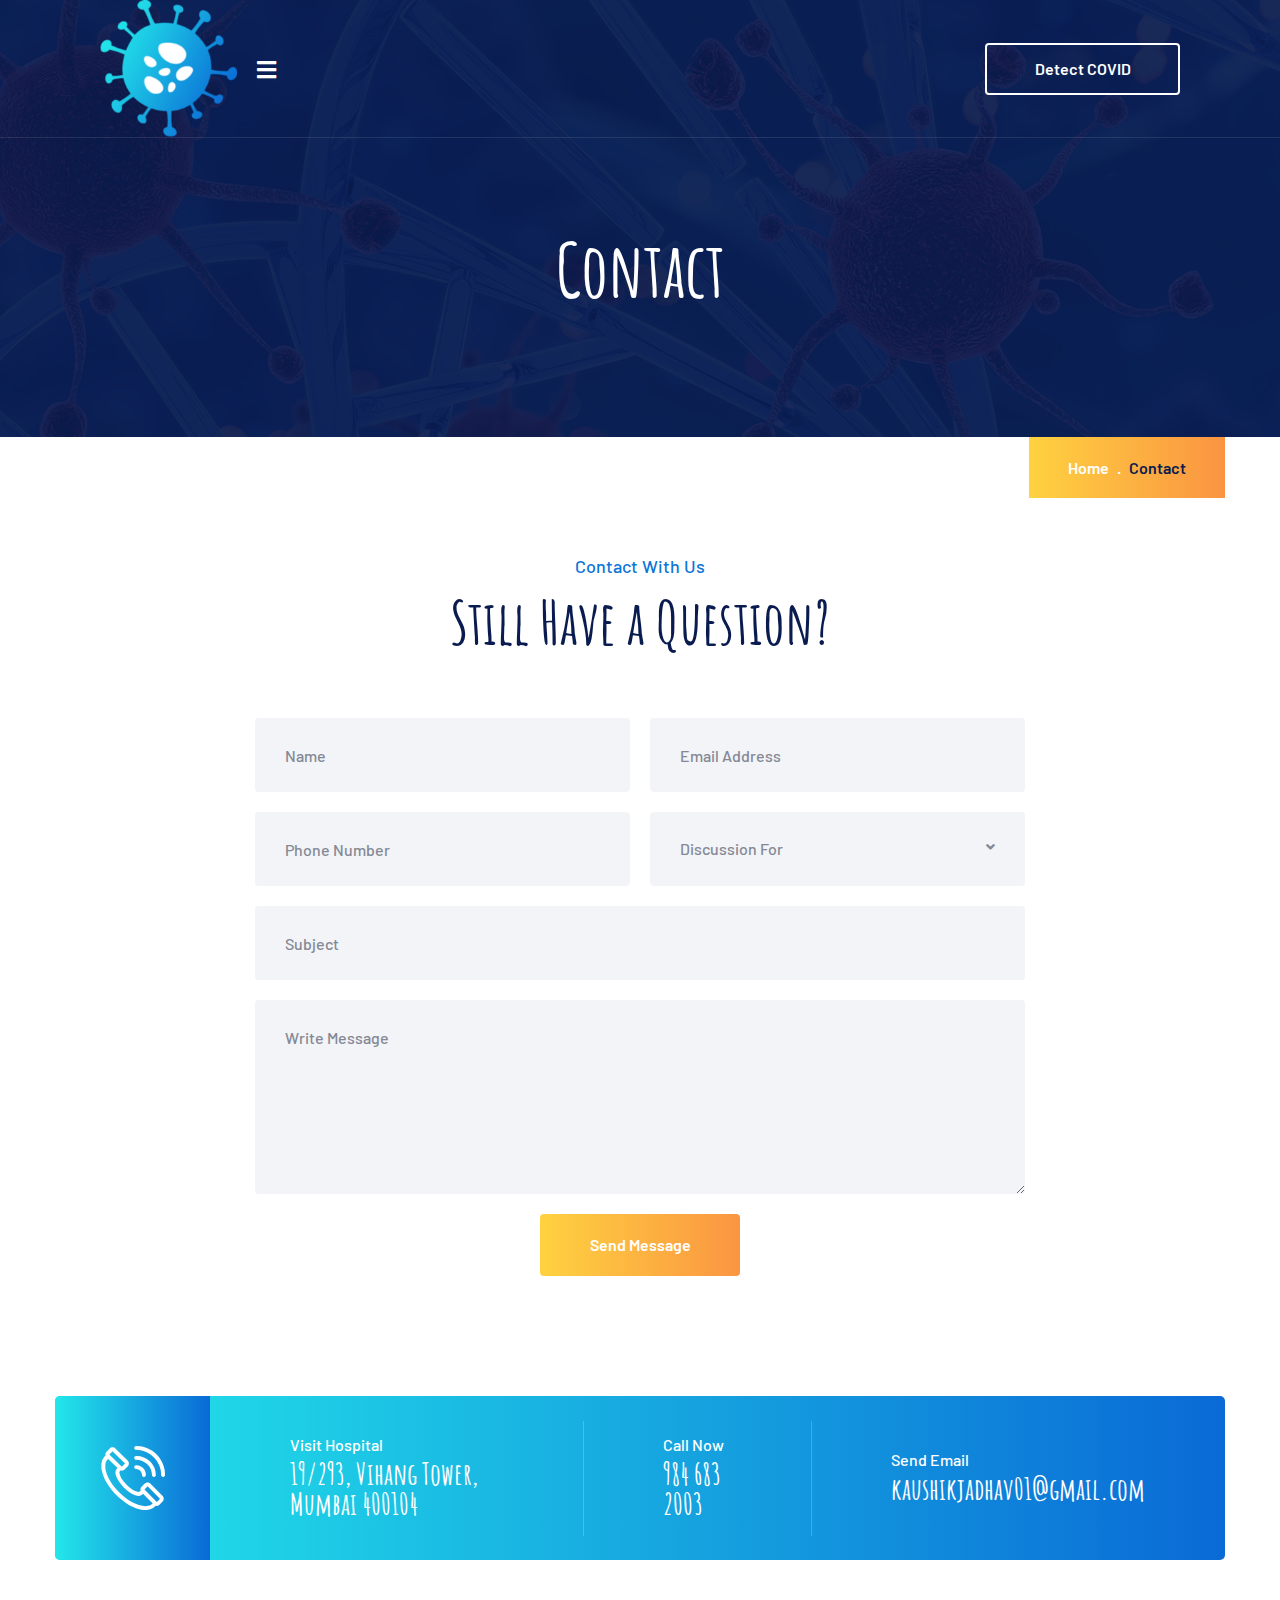
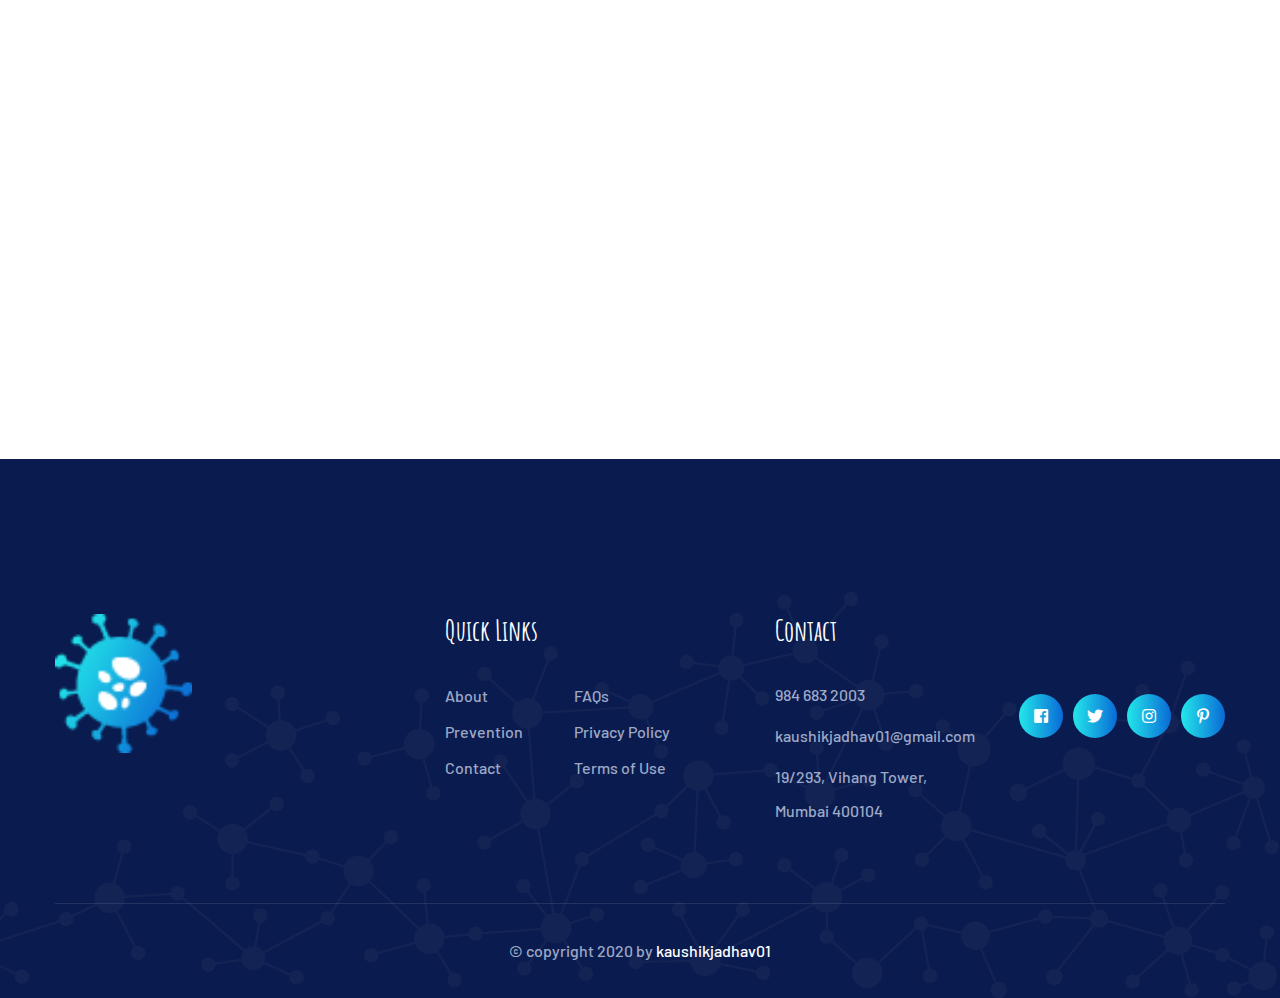
<file: flask app/contact.html>
<!DOCTYPE html>
<html lang="en">

<head>
    <meta charset="UTF-8">
    <meta name="viewport" content="width=device-width, initial-scale=1.0">
    <meta http-equiv="X-UA-Compatible" content="ie=edge">
    <title>Contact Us | COVID-19 Detector</title>
    <link rel="apple-touch-icon" sizes="180x180" href="assets/images/favicons/apple-touch-icon.png">
    <link rel="icon" type="image/png" sizes="32x32" href="assets/images/favicons/favicon-32x32.png">
    <link rel="icon" type="image/png" sizes="16x16" href="assets/images/favicons/favicon-16x16.png">
    <link rel="manifest" href="assets/images/favicons/site.webmanifest">

    <!-- plugin scripts -->

    <link href="https://fonts.googleapis.com/css?family=Amatic+SC:400,700%7CBarlow:300,400,500,600,700,800,900%7CPT+Sans:400,700&display=swap" rel="stylesheet">


    <link rel="stylesheet" href="assets/css/animate.min.css">
    <link rel="stylesheet" href="assets/css/bootstrap.min.css">
    <link rel="stylesheet" href="assets/css/owl.carousel.min.css">
    <link rel="stylesheet" href="assets/css/owl.theme.default.min.css">
    <link rel="stylesheet" href="assets/css/magnific-popup.css">
    <link rel="stylesheet" href="assets/css/fontawesome-all.min.css">
    <link rel="stylesheet" href="assets/css/bootstrap-select.min.css">
    <link rel="stylesheet" href="assets/css/jquery.mCustomScrollbar.min.css">
    <link rel="stylesheet" href="assets/css/bootstrap-datepicker.min.css">
    <link rel="stylesheet" href="assets/css/vimns-icons.css">



    <!-- template styles -->
    <link rel="stylesheet" href="assets/css/main.css">
    <link rel="stylesheet" href="assets/css/responsive.css">







</head>

<body>
    <div class="preloader">
        <img src="assets/images/loader.png" class="preloader__image" alt="">
    </div><!-- /.preloader -->
    <div class="page-wrapper">
        <header class="site-header-one">
            <nav class="main-nav__one stricky">
                <div class="container-fluid">
                    <div class="main-nav__logo-box">
                        <a href="index.html">
                            <img width="137" src="assets/images/logo-1-1.png" alt="">
                        </a>
                        <a href="#" class="side-menu__toggler"><i class="fa fa-bars"></i></a>
                    </div><!-- /.main-nav__logo-box -->
                    <div class="main-nav__main-navigation">
                        <ul class=" main-nav__navigation-box">
                            <li class="dropdown">
                                <a href="index.html">Home</a>
                                
                            </li>
                            <li>
                                <a href="about.html">About</a>
                            </li>
                            <li>
                                <a href="prevention.html">Preventions</a>
                            </li>
                            <li>
                                <a href="faqs.html">FAQs</a>
                            </li>

                            <li class="dropdown">
                                <a href="https://news.google.com/search?q=covid">News</a>
                            </li>
                            <li>
                                <a href="contact.html">Contact</a>
                            </li>
                        </ul>
                    </div><!-- /.main-nav__main-navigation -->
                    <div class="main-nav__cta">
                        <div class="main-nav__cta-icon">
                            <i class="vimns-icon-phone"></i>
                        </div><!-- /.main-nav__cta-icon -->
                        <div class="main-nav__cta-content">
                            <h3><a href="tel:666-888-0000">984 683 2003</a></h3>
                            <p>Helpline</p>
                        </div><!-- /.main-nav__cta-content -->
                    </div><!-- /.main-nav__cta -->
                    <div class="main-nav__right">
                        <a href="upload.html" class="main-nav__btn">Detect COVID</a><!-- /.main-nav__btn -->
                    </div><!-- /.main-nav__right -->
                </div><!-- /.container-fluid -->
            </nav><!-- /.main-nav__one -->

        </header><!-- /.site-header-one -->


        <section class="page-header">
            <div class="container">
                <h2>Contact</h2>
                <ul class="thm-breadcrumb list-unstyled">
                    <li><a href="#">Home</a></li>
                    <li><span>Contact</span></li>
                </ul><!-- /.thm-breadcrumb -->
            </div><!-- /.container -->
        </section><!-- /.page-header -->

        <section class="contact-one">
            <div class="container">
                <div class="block-title text-center">
                    <p>Contact With Us</p>
                    <h3>Still Have a Question?</h3>
                </div><!-- /.block-title -->
                <form action="inc/sendemail.php" class="contact-form-validated contact-one__form">
                    <div class="row">
                        <div class="col-lg-6">
                            <input type="text" name="name" placeholder="Name">
                        </div><!-- /.col-lg-6 -->
                        <div class="col-lg-6">
                            <input type="text" name="email" placeholder="Email Address">
                        </div><!-- /.col-lg-6 -->
                        <div class="col-lg-6">
                            <input type="text" name="phone" placeholder="Phone Number">
                        </div><!-- /.col-lg-6 -->
                        <div class="col-lg-6">
                            <select class="selectpicker" name="discuss">
                                <option value="">Discussion For</option>
                                <option value="#">For Test Kit</option>
                                <option value="#">For Quarentien</option>
                            </select><!-- /#.selectpicker -->
                        </div><!-- /.col-lg-6 -->
                        <div class="col-lg-12">
                            <input type="text" name="subject" placeholder="Subject">
                        </div><!-- /.col-lg-12 -->
                        <div class="col-lg-12">
                            <textarea name="message" placeholder="Write Message"></textarea>
                        </div><!-- /.col-lg-12 -->
                        <div class="col-lg-12 text-center">
                            <button type="submit" class="thm-btn contact-one__btn">Send Message</button>
                            <!-- /.thm-btn contact-one__btn -->
                        </div><!-- /.col-lg-12 -->
                    </div><!-- /.row -->
                </form><!-- /.contact-one__form -->
                <div class="result"></div><!-- /.result -->
            </div><!-- /.container -->
        </section><!-- /.contact-one -->

        <section class="contact-info-one">
            <div class="container">
                <div class="inner-container">
                    <div class="contact-info-one__icon">
                        <i class="vimns-icon-phone"></i>
                    </div><!-- /.contact-info-one__icon -->
                    <div class="contact-info-one__content">
                        <div class="contact-info-one__box">
                            <div class="contact-info-one__box-inner">

                                <h3>Visit Hospital</h3>
                                <p>19/293, Vihang Tower, Mumbai 400104</p>

                            </div><!-- /.contact-info-one__box-inner -->
                        </div><!-- /.contact-info-one__box -->
                        <div class="contact-info-one__box">
                            <div class="contact-info-one__box-inner">

                                <h3>Call Now</h3>
                                <p><a href="tel:666-888-0000">984 683 2003</a></p>

                            </div><!-- /.contact-info-one__box-inner -->
                        </div><!-- /.contact-info-one__box -->
                        <div class="contact-info-one__box">
                            <div class="contact-info-one__box-inner">

                                <h3>Send Email</h3>
                                <p><a href="mailto:kaushikjadhav01@gmail.com">kaushikjadhav01@gmail.com</a></p>

                            </div><!-- /.contact-info-one__box-inner -->
                        </div><!-- /.contact-info-one__box -->
                    </div><!-- /.contact-info-one__content -->
                </div><!-- /.inner-container -->
            </div><!-- /.container -->
        </section><!-- /.contact-info-one -->

        <iframe src="https://www.google.com/maps/embed?pb=!1m18!1m12!1m3!1d3768.7949313764275!2d72.84220801421405!3d19.160451754293128!2m3!1f0!2f0!3f0!3m2!1i1024!2i768!4f13.1!3m3!1m2!1s0x3be7b64e6910080f%3A0xa4f7e92716aee28b!2sVihang%20Cooperative%20Housing%20Society!5e0!3m2!1sen!2sin!4v1590664940854!5m2!1sen!2sin" class="google-map__contact" allowfullscreen></iframe>


        <footer class="site-footer-one site-footer-one__home-one">

            <div class="site-footer-one__upper">
                <div class="container">
                    <div class="row">
                        <div class="col-lg-4">
                            <div class="footer-widget footer-widget__about">
                                <a href="index.html" class="footer-widget__logo">
                                    <img width="137" src="assets/images/loader.png" alt="">
                                </a>
                                <p></p>
                            </div><!-- /.footer-widget footer-widget__about -->
                        </div><!-- /.col-lg-4 -->
                        <div class="col-lg-3">
                            <div class="footer-widget footer-widget__links">
                                <h3 class="footer-widget__title">Quick Links</h3><!-- /.footer-widget__title -->
                                <div class="footer-widget__links-wrap">
                                    <ul class="list-unstyled footer-widget__links-list">
                                        <li><a href="about.html">About</a></li>
                                        
                                        <li><a href="prevention.html">Prevention</a></li>
                                        <li><a href="contact.html">Contact</a></li>
                                    </ul><!-- /.list-unstyled -->
                                    <ul class="list-unstyled footer-widget__links-list">
                                        <li><a href="faqs.html">FAQs</a></li>
                                        <li><a href="about.html">Privacy Policy</a></li>
                                        <li><a href="about.html">Terms of Use</a></li>
                                    </ul><!-- /.list-unstyled -->
                                </div><!-- /.footer-widget__links-wrap -->

                            </div><!-- /.footer-widget footer-widget__about -->
                        </div><!-- /.col-lg-3 -->
                        <div class="col-lg-3">
                            <div class="footer-widget footer-widget__contact">
                                <h3 class="footer-widget__title">Contact</h3><!-- /.footer-widget__title -->
                                <p><a href="tel:888-999-0000">984 683 2003</a></p>
                                <p><a href="kaushikjadhav01@gmail.com">kaushikjadhav01@gmail.com</a> </p>
                                <p>19/293, Vihang Tower, <br> Mumbai 400104</p>
                            </div><!-- /.footer-widget footer-widget__contact -->
                        </div><!-- /.col-lg-3 -->
                        <div class="col-lg-2 d-flex">
                            <div class="footer-widget my-auto">
                                <div class="footer-widget__social">
                                    <a href="#" class="fab fa-facebook-square" href="https://www.facebook.com/"></a>
                                    <a href="#" class="fab fa-twitter" href="https://www.twitter.com/"></a>
                                    <a href="#" class="fab fa-instagram" href="https://www.instagram.com/"></a>
                                    <a href="#" class="fab fa-pinterest-p" href="https://www.pinterest.com/"></a>
                                </div><!-- /.footer-widget__social -->
                            </div><!-- /.footer-widget -->
                        </div><!-- /.col-lg-2 -->
                    </div><!-- /.row -->
                </div><!-- /.container -->
            </div><!-- /.site-footer-one__upper -->
            <div class="site-footer-one__bottom">
                <div class="container">
                    <p>© copyright 2020 by <a href="#">kaushikjadhav01</a></p>
                </div><!-- /.container -->
            </div><!-- /.site-footer-one__bottom -->
        </footer><!-- /.site-footer-one -->
    </div><!-- /.page-wrapper -->


    <a href="#" data-target="html" class="scroll-to-target scroll-to-top"><i class="fa fa-angle-up"></i></a>


    <div class="side-menu__block">


        <div class="side-menu__block-overlay custom-cursor__overlay">
            <div class="cursor"></div>
            <div class="cursor-follower"></div>
        </div><!-- /.side-menu__block-overlay -->
        <div class="side-menu__block-inner ">
            <div class="side-menu__top justify-content-end">

                <a href="#" class="side-menu__toggler side-menu__close-btn"><img src="assets/images/shapes/close-1-1.png" alt=""></a>
            </div><!-- /.side-menu__top -->


            <nav class="mobile-nav__container">
                <!-- content is loading via js -->
            </nav>
            <div class="side-menu__sep"></div><!-- /.side-menu__sep -->
            <div class="side-menu__content">
                <p></p>
                <p><a href="mailto:kaushikjadhav01@gmail.com">kaushikjadhav01@gmail.com</a> <br> <a href="tel:888-999-0000">984 683 2003</a></p>
                <div class="side-menu__social">
                    <a href="#" class="fab fa-facebook-square" href="https://www.facebook.com/"></a>
                                    <a href="#" class="fab fa-twitter" href="https://www.twitter.com/"></a>
                                    <a href="#" class="fab fa-instagram" href="https://www.instagram.com/"></a>
                                    <a href="#" class="fab fa-pinterest-p" href="https://www.pinterest.com/"></a>
                </div>
            </div><!-- /.side-menu__content -->
        </div><!-- /.side-menu__block-inner -->
    </div><!-- /.side-menu__block -->



    <script src="assets/js/jquery.min.js"></script>
    <script src="assets/js/bootstrap.bundle.min.js"></script>
    <script src="assets/js/owl.carousel.min.js"></script>
    <script src="assets/js/waypoints.min.js"></script>
    <script src="assets/js/jquery.counterup.min.js"></script>
    <script src="assets/js/TweenMax.min.js"></script>
    <script src="assets/js/wow.js"></script>
    <script src="assets/js/jquery.magnific-popup.min.js"></script>
    <script src="assets/js/jquery.ajaxchimp.min.js"></script>
    <script src="assets/js/jquery.validate.min.js"></script>
    <script src="assets/js/bootstrap-select.min.js"></script>
    <script src="assets/js/jquery.mCustomScrollbar.concat.min.js"></script>
    <script src="assets/js/bootstrap-datepicker.min.js"></script>
    <script src="assets/js/isotope.js"></script>

    <!-- template scripts -->
    <script src="assets/js/theme.js"></script>
    <script src="assets/js/testimonials-owl.carousel.config.js"></script>
</body>

</html>
</file>
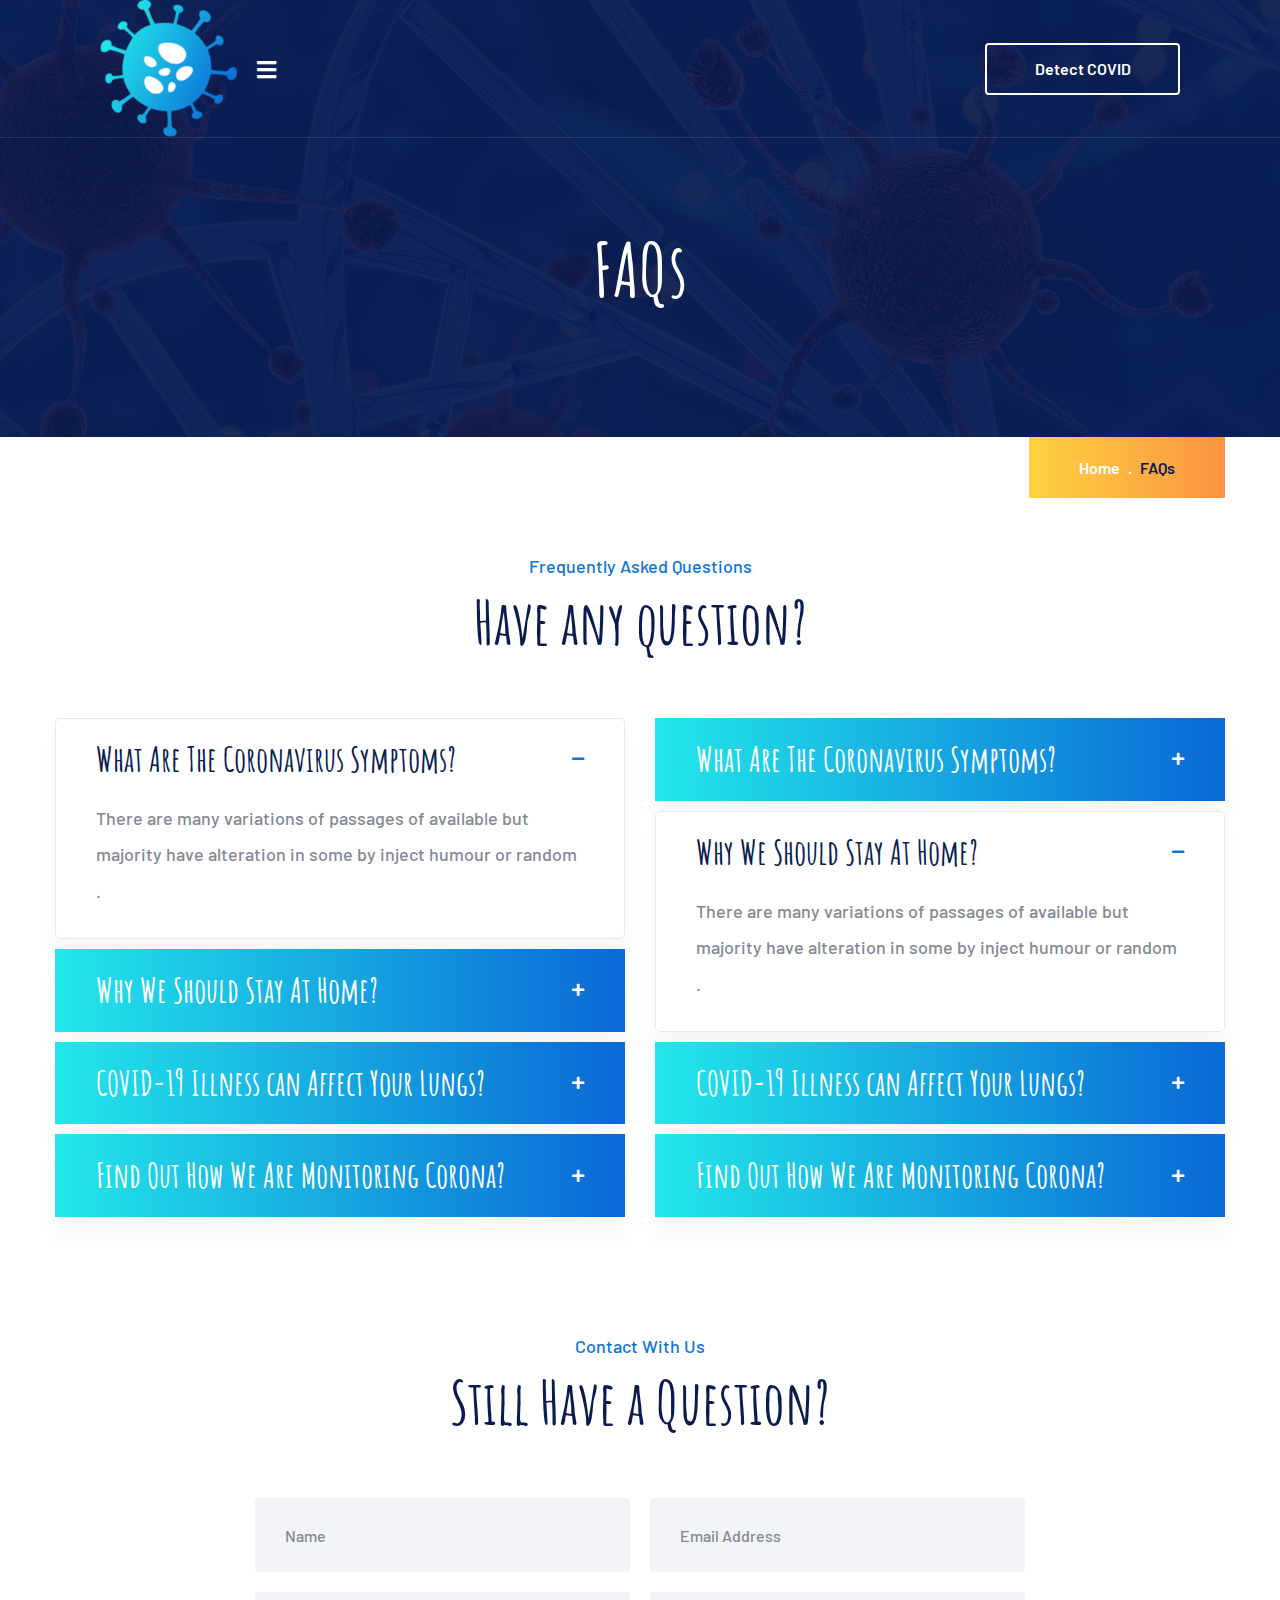
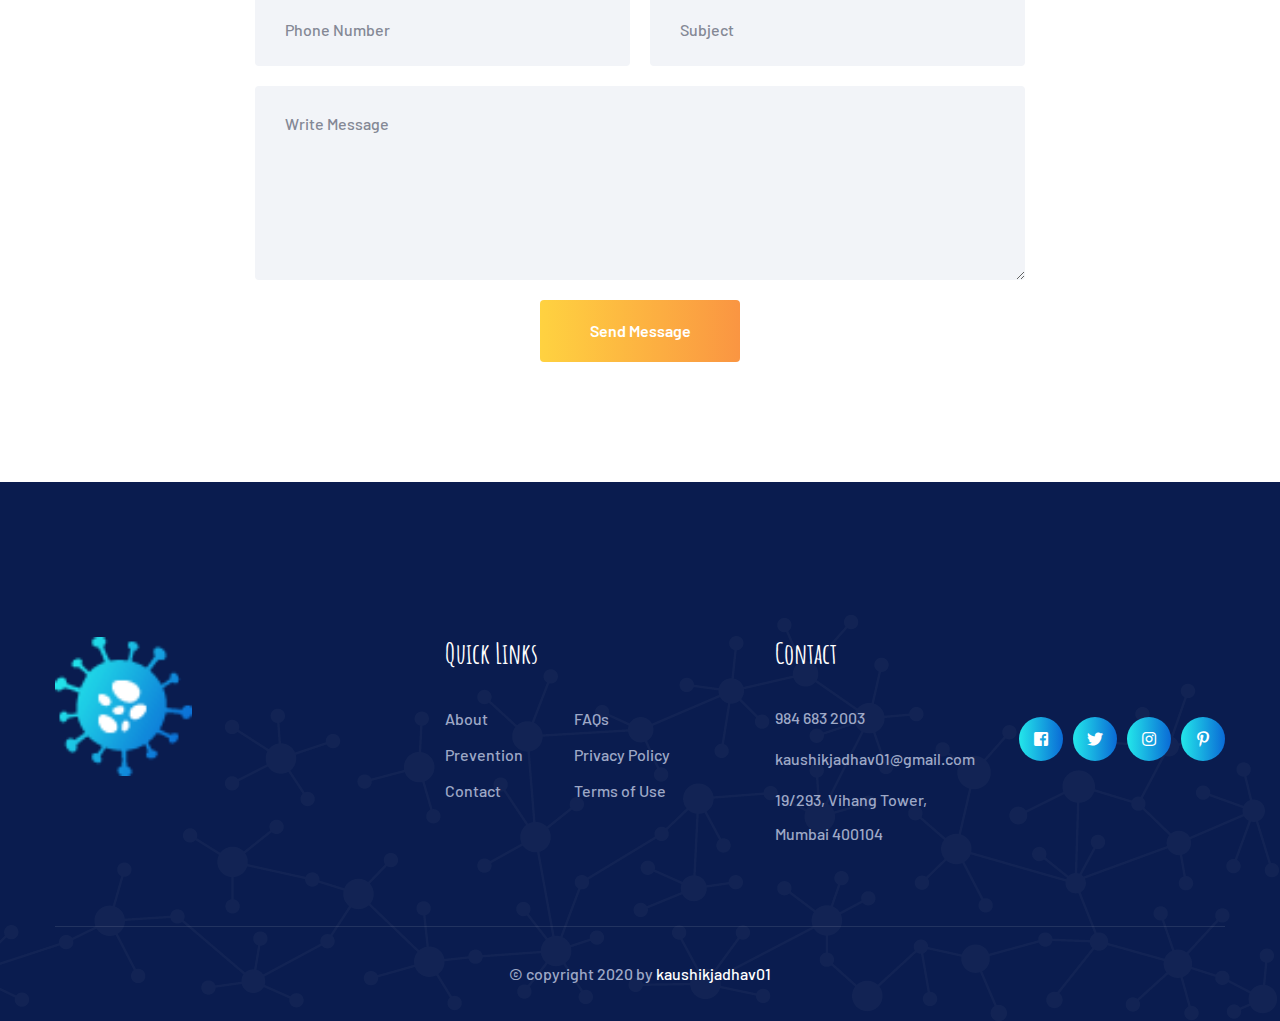
<file: flask app/faqs.html>
<!DOCTYPE html>
<html lang="en">

<head>
    <meta charset="UTF-8">
    <meta name="viewport" content="width=device-width, initial-scale=1.0">
    <meta http-equiv="X-UA-Compatible" content="ie=edge">
    <title>FAQ Page | COVID-19 Detector</title>
    <link rel="apple-touch-icon" sizes="180x180" href="assets/images/favicons/apple-touch-icon.png">
    <link rel="icon" type="image/png" sizes="32x32" href="assets/images/favicons/favicon-32x32.png">
    <link rel="icon" type="image/png" sizes="16x16" href="assets/images/favicons/favicon-16x16.png">
    <link rel="manifest" href="assets/images/favicons/site.webmanifest">

    <!-- plugin scripts -->

    <link href="https://fonts.googleapis.com/css?family=Amatic+SC:400,700%7CBarlow:300,400,500,600,700,800,900%7CPT+Sans:400,700&display=swap" rel="stylesheet">


    <link rel="stylesheet" href="assets/css/animate.min.css">
    <link rel="stylesheet" href="assets/css/bootstrap.min.css">
    <link rel="stylesheet" href="assets/css/owl.carousel.min.css">
    <link rel="stylesheet" href="assets/css/owl.theme.default.min.css">
    <link rel="stylesheet" href="assets/css/magnific-popup.css">
    <link rel="stylesheet" href="assets/css/fontawesome-all.min.css">
    <link rel="stylesheet" href="assets/css/bootstrap-select.min.css">
    <link rel="stylesheet" href="assets/css/jquery.mCustomScrollbar.min.css">
    <link rel="stylesheet" href="assets/css/bootstrap-datepicker.min.css">
    <link rel="stylesheet" href="assets/css/vimns-icons.css">



    <!-- template styles -->
    <link rel="stylesheet" href="assets/css/main.css">
    <link rel="stylesheet" href="assets/css/responsive.css">







</head>

<body>
    <div class="preloader">
        <img src="assets/images/loader.png" class="preloader__image" alt="">
    </div><!-- /.preloader -->
    <div class="page-wrapper">



        <header class="site-header-one">
            <nav class="main-nav__one stricky">
                <div class="container-fluid">
                    <div class="main-nav__logo-box">
                        <a href="index.html">
                            <img width="137" src="assets/images/logo-1-1.png" alt="">
                        </a>
                        <a href="#" class="side-menu__toggler"><i class="fa fa-bars"></i></a>
                    </div><!-- /.main-nav__logo-box -->
                    <div class="main-nav__main-navigation">
                        <ul class=" main-nav__navigation-box">
                            <li class="dropdown">
                                <a href="index.html">Home</a>
                                
                            </li>
                            <li>
                                <a href="about.html">About</a>
                            </li>
                            <li>
                                <a href="prevention.html">Preventions</a>
                            </li>
                            <li>
                                <a href="faqs.html">FAQs</a>
                            </li>

                            <li class="dropdown">
                                <a href="https://news.google.com/search?q=covid">News</a>
                            </li>
                            <li>
                                <a href="contact.html">Contact</a>
                            </li>
                        </ul>
                    </div><!-- /.main-nav__main-navigation -->
                    <div class="main-nav__cta">
                        <div class="main-nav__cta-icon">
                            <i class="vimns-icon-phone"></i>
                        </div><!-- /.main-nav__cta-icon -->
                        <div class="main-nav__cta-content">
                            <h3><a href="tel:666-888-0000">984 683 2003</a></h3>
                            <p>Helpline</p>
                        </div><!-- /.main-nav__cta-content -->
                    </div><!-- /.main-nav__cta -->
                    <div class="main-nav__right">
                        <a href="upload.html" class="main-nav__btn">Detect COVID</a><!-- /.main-nav__btn -->
                    </div><!-- /.main-nav__right -->
                </div><!-- /.container-fluid -->
            </nav><!-- /.main-nav__one -->

        </header><!-- /.site-header-one -->


        <section class="page-header">
            <div class="container">
                <h2>FAQs</h2>
                <ul class="thm-breadcrumb list-unstyled">
                    <li><a href="#">Home</a></li>
                    <li><span>FAQs</span></li>
                </ul><!-- /.thm-breadcrumb -->
            </div><!-- /.container -->
        </section><!-- /.page-header -->

        <section class="faq-one faq-one__faq-page">
            <div class="container">
                <div class="block-title text-center">
                    <p>Frequently Asked Questions </p>
                    <h3>Have any question?</h3>
                </div><!-- /.block-title -->

                <div class="row">
                    <div class="col-lg-6">
                        <div class="accrodion-grp" data-grp-name="faq-one-accrodion">
                            <div class="accrodion active">
                                <div class="accrodion-title">
                                    <h4>What Are The Coronavirus Symptoms?</h4>
                                </div>
                                <div class="accrodion-content">
                                    <div class="inner">
                                        <p>There are many variations of passages of available but majority have alteration in
                                            some by inject humour or random . </p>
                                    </div><!-- /.inner -->
                                </div>
                            </div>
                            <div class="accrodion ">
                                <div class="accrodion-title">
                                    <h4>Why We Should Stay At Home?</h4>
                                </div>
                                <div class="accrodion-content">
                                    <div class="inner">
                                        <p>There are many variations of passages of available but majority have alteration in
                                            some by inject humour or random . </p>
                                    </div><!-- /.inner -->
                                </div>
                            </div>
                            <div class="accrodion ">
                                <div class="accrodion-title">
                                    <h4>COVID-19 Illness can Affect Your Lungs?</h4>
                                </div>
                                <div class="accrodion-content">
                                    <div class="inner">
                                        <p>There are many variations of passages of available but majority have alteration in
                                            some by inject humour or random . </p>
                                    </div><!-- /.inner -->
                                </div>
                            </div>
                            <div class="accrodion ">
                                <div class="accrodion-title">
                                    <h4>Find Out How We Are Monitoring Corona?</h4>
                                </div>
                                <div class="accrodion-content">
                                    <div class="inner">
                                        <p>There are many variations of passages of available but majority have alteration in
                                            some by inject humour or random . </p>
                                    </div><!-- /.inner -->
                                </div>
                            </div>

                        </div>
                    </div><!-- /.col-lg-6 -->
                    <div class="col-lg-6">
                        <div class="accrodion-grp" data-grp-name="faq-two-accrodion">
                            <div class="accrodion ">
                                <div class="accrodion-title">
                                    <h4>What Are The Coronavirus Symptoms?</h4>
                                </div>
                                <div class="accrodion-content">
                                    <div class="inner">
                                        <p>There are many variations of passages of available but majority have alteration in
                                            some by inject humour or random . </p>
                                    </div><!-- /.inner -->
                                </div>
                            </div>
                            <div class="accrodion active">
                                <div class="accrodion-title">
                                    <h4>Why We Should Stay At Home?</h4>
                                </div>
                                <div class="accrodion-content">
                                    <div class="inner">
                                        <p>There are many variations of passages of available but majority have alteration in
                                            some by inject humour or random . </p>
                                    </div><!-- /.inner -->
                                </div>
                            </div>
                            <div class="accrodion ">
                                <div class="accrodion-title">
                                    <h4>COVID-19 Illness can Affect Your Lungs?</h4>
                                </div>
                                <div class="accrodion-content">
                                    <div class="inner">
                                        <p>There are many variations of passages of available but majority have alteration in
                                            some by inject humour or random . </p>
                                    </div><!-- /.inner -->
                                </div>
                            </div>
                            <div class="accrodion ">
                                <div class="accrodion-title">
                                    <h4>Find Out How We Are Monitoring Corona?</h4>
                                </div>
                                <div class="accrodion-content">
                                    <div class="inner">
                                        <p>There are many variations of passages of available but majority have alteration in
                                            some by inject humour or random . </p>
                                    </div><!-- /.inner -->
                                </div>
                            </div>

                        </div>
                    </div><!-- /.col-lg-6 -->

                </div><!-- /.row -->
            </div><!-- /.container -->
        </section><!-- /.faq-one -->

        <section class="contact-one">
            <div class="container">
                <div class="block-title text-center">
                    <p>Contact With Us</p>
                    <h3>Still Have a Question?</h3>
                </div><!-- /.block-title -->
                <form action="#" class="contact-one__form">
                    <div class="row">
                        <div class="col-lg-6">
                            <input type="text" placeholder="Name">
                        </div><!-- /.col-lg-6 -->
                        <div class="col-lg-6">
                            <input type="text" placeholder="Email Address">
                        </div><!-- /.col-lg-6 -->
                        <div class="col-lg-6">
                            <input type="text" placeholder="Phone Number">
                        </div><!-- /.col-lg-6 -->
                        <div class="col-lg-6">
                            <input type="text" placeholder="Subject">
                        </div><!-- /.col-lg-6 -->
                        <div class="col-lg-12">
                            <textarea placeholder="Write Message"></textarea>
                        </div><!-- /.col-lg-12 -->
                        <div class="col-lg-12 text-center">
                            <button type="submit" class="thm-btn contact-one__btn">Send Message</button>
                            <!-- /.thm-btn contact-one__btn -->
                        </div><!-- /.col-lg-12 -->
                    </div><!-- /.row -->
                </form><!-- /.contact-one__form -->
            </div><!-- /.container -->
        </section><!-- /.contact-one -->



        <footer class="site-footer-one site-footer-one__home-one">

            <div class="site-footer-one__upper">
                <div class="container">
                    <div class="row">
                        <div class="col-lg-4">
                            <div class="footer-widget footer-widget__about">
                                <a href="index.html" class="footer-widget__logo">
                                    <img width="137" src="assets/images/loader.png" alt="">
                                </a>
                                <p></p>
                            </div><!-- /.footer-widget footer-widget__about -->
                        </div><!-- /.col-lg-4 -->
                        <div class="col-lg-3">
                            <div class="footer-widget footer-widget__links">
                                <h3 class="footer-widget__title">Quick Links</h3><!-- /.footer-widget__title -->
                                <div class="footer-widget__links-wrap">
                                    <ul class="list-unstyled footer-widget__links-list">
                                        <li><a href="about.html">About</a></li>
                                        
                                        <li><a href="prevention.html">Prevention</a></li>
                                        <li><a href="contact.html">Contact</a></li>
                                    </ul><!-- /.list-unstyled -->
                                    <ul class="list-unstyled footer-widget__links-list">
                                        <li><a href="faqs.html">FAQs</a></li>
                                        <li><a href="about.html">Privacy Policy</a></li>
                                        <li><a href="about.html">Terms of Use</a></li>
                                    </ul><!-- /.list-unstyled -->
                                </div><!-- /.footer-widget__links-wrap -->

                            </div><!-- /.footer-widget footer-widget__about -->
                        </div><!-- /.col-lg-3 -->
                        <div class="col-lg-3">
                            <div class="footer-widget footer-widget__contact">
                                <h3 class="footer-widget__title">Contact</h3><!-- /.footer-widget__title -->
                                <p><a href="tel:888-999-0000">984 683 2003</a></p>
                                <p><a href="kaushikjadhav01@gmail.com">kaushikjadhav01@gmail.com</a> </p>
                                <p>19/293, Vihang Tower, <br> Mumbai 400104</p>
                            </div><!-- /.footer-widget footer-widget__contact -->
                        </div><!-- /.col-lg-3 -->
                        <div class="col-lg-2 d-flex">
                            <div class="footer-widget my-auto">
                                <div class="footer-widget__social">
                                    <a href="#" class="fab fa-facebook-square" href="https://www.facebook.com/"></a>
                                    <a href="#" class="fab fa-twitter" href="https://www.twitter.com/"></a>
                                    <a href="#" class="fab fa-instagram" href="https://www.instagram.com/"></a>
                                    <a href="#" class="fab fa-pinterest-p" href="https://www.pinterest.com/"></a>
                                </div><!-- /.footer-widget__social -->
                            </div><!-- /.footer-widget -->
                        </div><!-- /.col-lg-2 -->
                    </div><!-- /.row -->
                </div><!-- /.container -->
            </div><!-- /.site-footer-one__upper -->
            <div class="site-footer-one__bottom">
                <div class="container">
                    <p>© copyright 2020 by <a href="#">kaushikjadhav01</a></p>
                </div><!-- /.container -->
            </div><!-- /.site-footer-one__bottom -->
        </footer><!-- /.site-footer-one -->
    </div><!-- /.page-wrapper -->


    <a href="#" data-target="html" class="scroll-to-target scroll-to-top"><i class="fa fa-angle-up"></i></a>


    <div class="side-menu__block">


        <div class="side-menu__block-overlay custom-cursor__overlay">
            <div class="cursor"></div>
            <div class="cursor-follower"></div>
        </div><!-- /.side-menu__block-overlay -->
        <div class="side-menu__block-inner ">
            <div class="side-menu__top justify-content-end">

                <a href="#" class="side-menu__toggler side-menu__close-btn"><img src="assets/images/shapes/close-1-1.png" alt=""></a>
            </div><!-- /.side-menu__top -->


            <nav class="mobile-nav__container">
                <!-- content is loading via js -->
            </nav>
            <div class="side-menu__sep"></div><!-- /.side-menu__sep -->
            <div class="side-menu__content">
                <p></p>
                <p><a href="mailto:kaushikjadhav01@gmail.com">kaushikjadhav01@gmail.com</a> <br> <a href="tel:888-999-0000">984 683 2003</a></p>
                <div class="side-menu__social">
                    <a href="#" class="fab fa-facebook-square" href="https://www.facebook.com/"></a>
                                    <a href="#" class="fab fa-twitter" href="https://www.twitter.com/"></a>
                                    <a href="#" class="fab fa-instagram" href="https://www.instagram.com/"></a>
                                    <a href="#" class="fab fa-pinterest-p" href="https://www.pinterest.com/"></a>
                </div>
            </div><!-- /.side-menu__content -->
        </div><!-- /.side-menu__block-inner -->
    </div><!-- /.side-menu__block -->



    <script src="assets/js/jquery.min.js"></script>
    <script src="assets/js/bootstrap.bundle.min.js"></script>
    <script src="assets/js/owl.carousel.min.js"></script>
    <script src="assets/js/waypoints.min.js"></script>
    <script src="assets/js/jquery.counterup.min.js"></script>
    <script src="assets/js/TweenMax.min.js"></script>
    <script src="assets/js/wow.js"></script>
    <script src="assets/js/jquery.magnific-popup.min.js"></script>
    <script src="assets/js/jquery.ajaxchimp.min.js"></script>
    <script src="assets/js/jquery.validate.min.js"></script>
    <script src="assets/js/bootstrap-select.min.js"></script>
    <script src="assets/js/jquery.mCustomScrollbar.concat.min.js"></script>
    <script src="assets/js/bootstrap-datepicker.min.js"></script>
    <script src="assets/js/isotope.js"></script>

    <!-- template scripts -->
    <script src="assets/js/theme.js"></script>
    <script src="assets/js/testimonials-owl.carousel.config.js"></script>
</body>

</html>
</file>
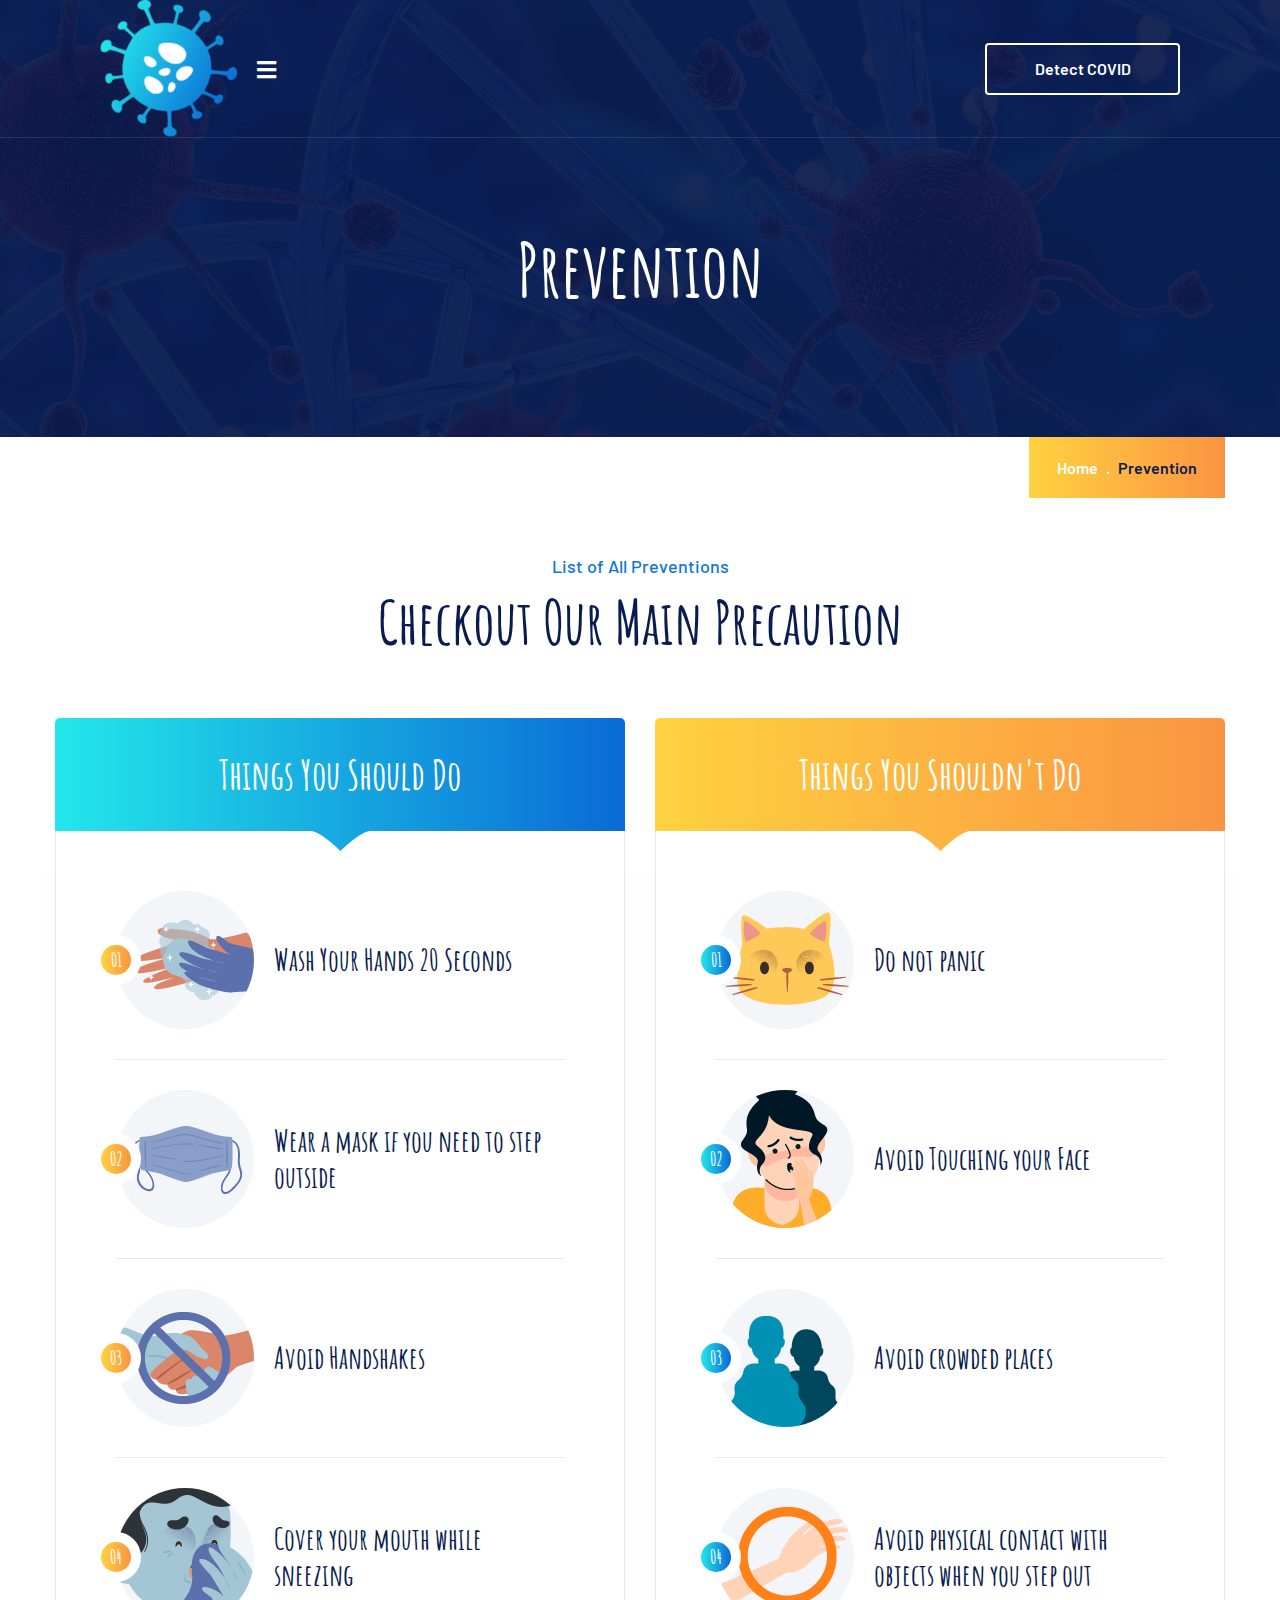
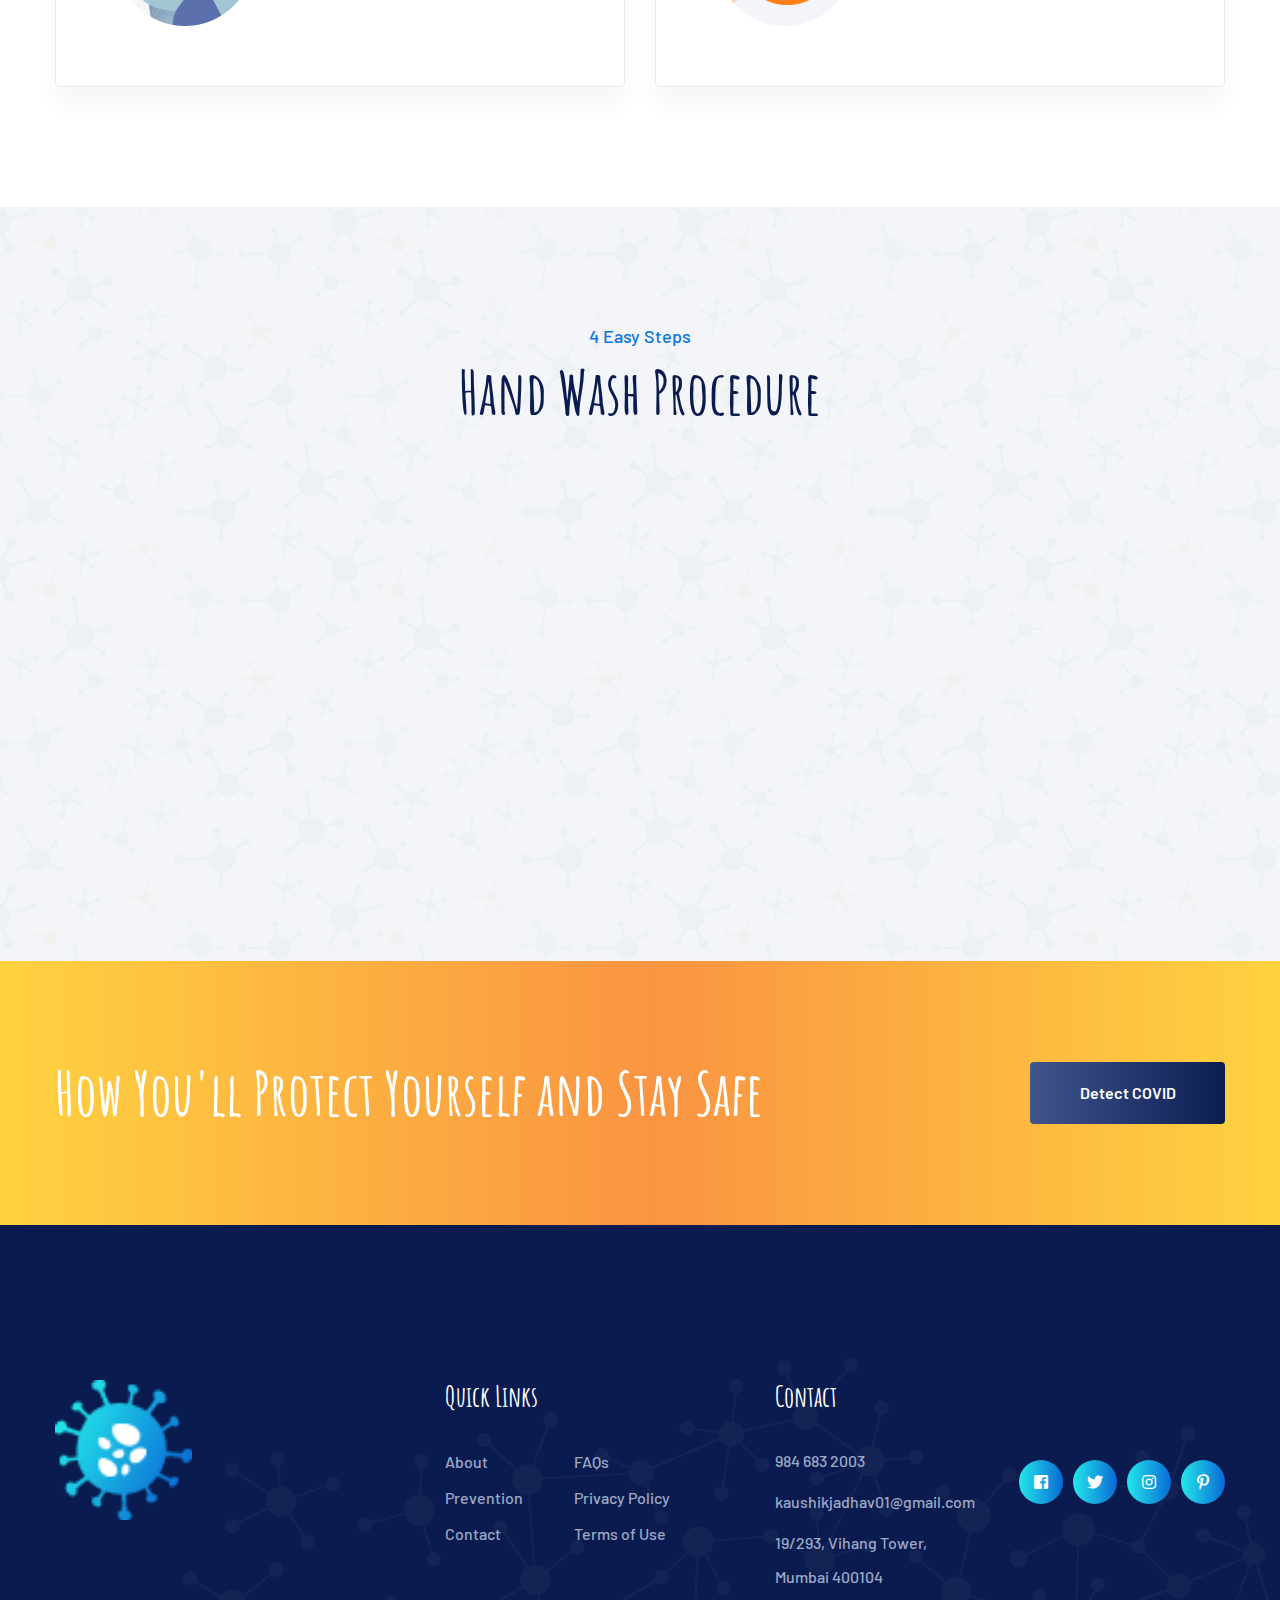
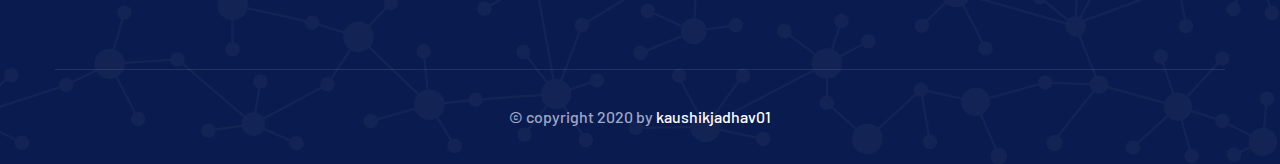
<file: flask app/prevention.html>
<!DOCTYPE html>
<html lang="en">

<head>
    <meta charset="UTF-8">
    <meta name="viewport" content="width=device-width, initial-scale=1.0">
    <meta http-equiv="X-UA-Compatible" content="ie=edge">
    <title>Prevention | COVID-19 Detector</title>
    <link rel="apple-touch-icon" sizes="180x180" href="assets/images/favicons/apple-touch-icon.png">
    <link rel="icon" type="image/png" sizes="32x32" href="assets/images/favicons/favicon-32x32.png">
    <link rel="icon" type="image/png" sizes="16x16" href="assets/images/favicons/favicon-16x16.png">
    <link rel="manifest" href="assets/images/favicons/site.webmanifest">

    <!-- plugin scripts -->

    <link href="https://fonts.googleapis.com/css?family=Amatic+SC:400,700%7CBarlow:300,400,500,600,700,800,900%7CPT+Sans:400,700&display=swap" rel="stylesheet">


    <link rel="stylesheet" href="assets/css/animate.min.css">
    <link rel="stylesheet" href="assets/css/bootstrap.min.css">
    <link rel="stylesheet" href="assets/css/owl.carousel.min.css">
    <link rel="stylesheet" href="assets/css/owl.theme.default.min.css">
    <link rel="stylesheet" href="assets/css/magnific-popup.css">
    <link rel="stylesheet" href="assets/css/fontawesome-all.min.css">
    <link rel="stylesheet" href="assets/css/bootstrap-select.min.css">
    <link rel="stylesheet" href="assets/css/jquery.mCustomScrollbar.min.css">
    <link rel="stylesheet" href="assets/css/bootstrap-datepicker.min.css">
    <link rel="stylesheet" href="assets/css/vimns-icons.css">



    <!-- template styles -->
    <link rel="stylesheet" href="assets/css/main.css">
    <link rel="stylesheet" href="assets/css/responsive.css">







</head>

<body>
    <div class="preloader">
        <img src="assets/images/loader.png" class="preloader__image" alt="">
    </div><!-- /.preloader -->
    <div class="page-wrapper">
        <header class="site-header-one">
            <nav class="main-nav__one stricky">
                <div class="container-fluid">
                    <div class="main-nav__logo-box">
                        <a href="index.html">
                            <img width="137" src="assets/images/logo-1-1.png" alt="">
                        </a>
                        <a href="#" class="side-menu__toggler"><i class="fa fa-bars"></i></a>
                    </div><!-- /.main-nav__logo-box -->
                    <div class="main-nav__main-navigation">
                        <ul class=" main-nav__navigation-box">
                            <li class="dropdown">
                                <a href="index.html">Home</a>
                                
                            </li>
                            <li>
                                <a href="about.html">About</a>
                            </li>
                            <li>
                                <a href="prevention.html">Preventions</a>
                            </li>
                            <li>
                                <a href="faqs.html">FAQs</a>
                            </li>

                            <li class="dropdown">
                                <a href="https://news.google.com/search?q=covid">News</a>
                            </li>
                            <li>
                                <a href="contact.html">Contact</a>
                            </li>
                        </ul>
                    </div><!-- /.main-nav__main-navigation -->
                    <div class="main-nav__cta">
                        <div class="main-nav__cta-icon">
                            <i class="vimns-icon-phone"></i>
                        </div><!-- /.main-nav__cta-icon -->
                        <div class="main-nav__cta-content">
                            <h3><a href="tel:666-888-0000">984 683 2003</a></h3>
                            <p>Helpline</p>
                        </div><!-- /.main-nav__cta-content -->
                    </div><!-- /.main-nav__cta -->
                    <div class="main-nav__right">
                        <a href="upload.html" class="main-nav__btn">Detect COVID</a><!-- /.main-nav__btn -->
                    </div><!-- /.main-nav__right -->
                </div><!-- /.container-fluid -->
            </nav><!-- /.main-nav__one -->

        </header><!-- /.site-header-one -->


        <section class="page-header">
            <div class="container">
                <h2>Prevention</h2>
                <ul class="thm-breadcrumb list-unstyled">
                    <li><a href="#">Home</a></li>
                    <li><span>Prevention</span></li>
                </ul><!-- /.thm-breadcrumb -->
            </div><!-- /.container -->
        </section><!-- /.page-header -->

        <section class="prevention-one prevention-one__prevention-page">
            <div class="container">
                <div class="block-title text-center">
                    <p>List of All Preventions </p>
                    <h3>Checkout Our Main Precaution</h3>
                </div><!-- /.block-title text-center -->
                <div class="row">
                    <div class="col-lg-6">
                        <div class="prevention-one__box">
                            <div class="prevention-one__box-top">
                                <h3>Things You Should Do</h3>
                            </div><!-- /.prevention-one__box-top -->
                            <div class="prevention-one__box-bottom">
                                <div class="prevention-one__single">
                                    <div class="prevention-one__icon">
                                        <div class="prevention-one__icon-inner">
                                            <img src="assets/images/shapes/should-do-i-1-1.png" alt="">
                                        </div><!-- /.prevention-one__icon-inner -->
                                    </div><!-- /.prevention-one__icon -->
                                    <div class="prevention-one__content">
                                        <h3>Wash Your Hands 20 Seconds </h3>
                                        
                                    </div><!-- /.prevention-one__content -->
                                </div><!-- /.prevention-one__single -->

                                <div class="prevention-one__single">
                                    <div class="prevention-one__icon">
                                        <div class="prevention-one__icon-inner">
                                            <img src="assets/images/shapes/should-do-i-1-2.png" alt="">
                                        </div><!-- /.prevention-one__icon-inner -->
                                    </div><!-- /.prevention-one__icon -->
                                    <div class="prevention-one__content">
                                        <h3>Wear a mask if you need to step outside</h3>
                                        
                                    </div><!-- /.prevention-one__content -->
                                </div><!-- /.prevention-one__single -->

                                <div class="prevention-one__single">
                                    <div class="prevention-one__icon">
                                        <div class="prevention-one__icon-inner">
                                            <img src="assets/images/shapes/should-do-i-1-3.png" alt="">
                                        </div><!-- /.prevention-one__icon-inner -->
                                    </div><!-- /.prevention-one__icon -->
                                    <div class="prevention-one__content">
                                        <h3>Avoid Handshakes </h3>
                                        
                                    </div><!-- /.prevention-one__content -->
                                </div><!-- /.prevention-one__single -->
                                <div class="prevention-one__single">
                                    <div class="prevention-one__icon">
                                        <div class="prevention-one__icon-inner">
                                            <img src="assets/images/shapes/should-do-i-1-4.png" alt="">
                                        </div><!-- /.prevention-one__icon-inner -->
                                    </div><!-- /.prevention-one__icon -->
                                    <div class="prevention-one__content">
                                        <h3>Cover your mouth while sneezing </h3>
                                        
                                    </div><!-- /.prevention-one__content -->
                                </div><!-- /.prevention-one__single -->
                            </div><!-- /.prevention-one__box-bottom -->
                        </div><!-- /.prevention-one__box -->
                    </div><!-- /.col-lg-6 -->
                    <div class="col-lg-6">
                        <div class="prevention-one__box">
                            <div class="prevention-one__box-top">
                                <h3>Things You Shouldn't Do</h3>
                            </div><!-- /.prevention-one__box-top -->
                            <div class="prevention-one__box-bottom">
                                <div class="prevention-one__single">
                                    <div class="prevention-one__icon">
                                        <div class="prevention-one__icon-inner">
                                            <img src="assets/images/shapes/should-no-i-1-1.png" alt="">
                                        </div><!-- /.prevention-one__icon-inner -->
                                    </div><!-- /.prevention-one__icon -->
                                    <div class="prevention-one__content">
                                        <h3>Do not panic </h3>
                                        
                                    </div><!-- /.prevention-one__content -->
                                </div><!-- /.prevention-one__single -->

                                <div class="prevention-one__single">
                                    <div class="prevention-one__icon">
                                        <div class="prevention-one__icon-inner">
                                            <img src="assets/images/shapes/should-no-i-1-2.png" alt="">
                                        </div><!-- /.prevention-one__icon-inner -->
                                    </div><!-- /.prevention-one__icon -->
                                    <div class="prevention-one__content">
                                        <h3>Avoid Touching your Face </h3>
                                        
                                    </div><!-- /.prevention-one__content -->
                                </div><!-- /.prevention-one__single -->

                                <div class="prevention-one__single">
                                    <div class="prevention-one__icon">
                                        <div class="prevention-one__icon-inner">
                                            <img src="assets/images/shapes/should-no-i-1-3.png" alt="">
                                        </div><!-- /.prevention-one__icon-inner -->
                                    </div><!-- /.prevention-one__icon -->
                                    <div class="prevention-one__content">
                                        <h3>Avoid crowded places </h3>
                                        
                                    </div><!-- /.prevention-one__content -->
                                </div><!-- /.prevention-one__single -->
                                <div class="prevention-one__single">
                                    <div class="prevention-one__icon">
                                        <div class="prevention-one__icon-inner">
                                            <img src="assets/images/shapes/should-no-i-1-4.png" alt="">
                                        </div><!-- /.prevention-one__icon-inner -->
                                    </div><!-- /.prevention-one__icon -->
                                    <div class="prevention-one__content">
                                        <h3>Avoid physical contact with objects when you step out </h3>
                                        
                                    </div><!-- /.prevention-one__content -->
                                </div><!-- /.prevention-one__single -->
                            </div><!-- /.prevention-one__box-bottom -->
                        </div><!-- /.prevention-one__box -->
                    </div><!-- /.col-lg-6 -->
                </div><!-- /.row -->
            </div><!-- /.container -->
        </section><!-- /.prevention-one -->

        <section class="hand-wash-one">
            <div class="container">
                <div class="block-title text-center">
                    <p>4 Easy Steps </p>
                    <h3>Hand Wash Procedure</h3>
                </div><!-- /.block-title text-center -->
                <div class="row">
                    <div class="col-lg-3 col-md-6 wow fadeInUp" data-wow-duration="1500ms" data-wow-delay="000ms">
                        <div class="hand-wash-one__single">
                            <div class="hand-wash-one__image">
                                <img src="assets/images/shapes/hw-i-1-1.png" alt="">
                            </div><!-- /.hand-wash-one__image -->
                            <h3>Use Soap</h3>
                        </div><!-- /.hand-wash-one__single -->
                    </div><!-- /.col-lg-3 col-md-6 wow fadeInUp -->
                    <div class="col-lg-3 col-md-6 wow fadeInUp" data-wow-duration="1500ms" data-wow-delay="100ms">
                        <div class="hand-wash-one__single">
                            <div class="hand-wash-one__image">
                                <img src="assets/images/shapes/hw-i-1-2.png" alt="">
                            </div><!-- /.hand-wash-one__image -->
                            <h3>Palm to Palm</h3>
                        </div><!-- /.hand-wash-one__single -->
                    </div><!-- /.col-lg-3 col-md-6 wow fadeInUp -->
                    <div class="col-lg-3 col-md-6 wow fadeInUp" data-wow-duration="1500ms" data-wow-delay="200ms">
                        <div class="hand-wash-one__single">
                            <div class="hand-wash-one__image">
                                <img src="assets/images/shapes/hw-i-1-3.png" alt="">
                            </div><!-- /.hand-wash-one__image -->
                            <h3>Fingers Interlaced</h3>
                        </div><!-- /.hand-wash-one__single -->
                    </div><!-- /.col-lg-3 col-md-6 wow fadeInUp -->
                    <div class="col-lg-3 col-md-6 wow fadeInUp" data-wow-duration="1500ms" data-wow-delay="300ms">
                        <div class="hand-wash-one__single">
                            <div class="hand-wash-one__image">
                                <img src="assets/images/shapes/hw-i-1-4.png" alt="">
                            </div><!-- /.hand-wash-one__image -->
                            <h3>Rinse Hands</h3>
                        </div><!-- /.hand-wash-one__single -->
                    </div><!-- /.col-lg-3 col-md-6 wow fadeInUp -->
                </div><!-- /.row -->
            </div><!-- /.container -->
        </section><!-- /.hand-wash-one -->


        <section class="cta-one">
            <div class="container">
                <div class="cta-one__left">
                    <h3>How You'll Protect Yourself and Stay Safe</h3>
                </div><!-- /.cta-one__left -->
                <div class="cta-one__right">
                    <a href="upload.html" class="thm-btn cta-one__btn">Detect COVID</a><!-- /.thm-btn cta-one__btn -->
                </div><!-- /.cta-one__right -->
            </div><!-- /.container -->
        </section><!-- /.cta-one -->


        <footer class="site-footer-one site-footer-one__home-one">

            <div class="site-footer-one__upper">
                <div class="container">
                    <div class="row">
                        <div class="col-lg-4">
                            <div class="footer-widget footer-widget__about">
                                <a href="index.html" class="footer-widget__logo">
                                    <img width="137" src="assets/images/loader.png" alt="">
                                </a>
                                <p></p>
                            </div><!-- /.footer-widget footer-widget__about -->
                        </div><!-- /.col-lg-4 -->
                        <div class="col-lg-3">
                            <div class="footer-widget footer-widget__links">
                                <h3 class="footer-widget__title">Quick Links</h3><!-- /.footer-widget__title -->
                                <div class="footer-widget__links-wrap">
                                    <ul class="list-unstyled footer-widget__links-list">
                                        <li><a href="about.html">About</a></li>
                                        
                                        <li><a href="prevention.html">Prevention</a></li>
                                        <li><a href="contact.html">Contact</a></li>
                                    </ul><!-- /.list-unstyled -->
                                    <ul class="list-unstyled footer-widget__links-list">
                                        <li><a href="faqs.html">FAQs</a></li>
                                        <li><a href="about.html">Privacy Policy</a></li>
                                        <li><a href="about.html">Terms of Use</a></li>
                                    </ul><!-- /.list-unstyled -->
                                </div><!-- /.footer-widget__links-wrap -->

                            </div><!-- /.footer-widget footer-widget__about -->
                        </div><!-- /.col-lg-3 -->
                        <div class="col-lg-3">
                            <div class="footer-widget footer-widget__contact">
                                <h3 class="footer-widget__title">Contact</h3><!-- /.footer-widget__title -->
                                <p><a href="tel:888-999-0000">984 683 2003</a></p>
                                <p><a href="kaushikjadhav01@gmail.com">kaushikjadhav01@gmail.com</a> </p>
                                <p>19/293, Vihang Tower, <br> Mumbai 400104</p>
                            </div><!-- /.footer-widget footer-widget__contact -->
                        </div><!-- /.col-lg-3 -->
                        <div class="col-lg-2 d-flex">
                            <div class="footer-widget my-auto">
                                <div class="footer-widget__social">
                                    <a href="#" class="fab fa-facebook-square" href="https://www.facebook.com/"></a>
                                    <a href="#" class="fab fa-twitter" href="https://www.twitter.com/"></a>
                                    <a href="#" class="fab fa-instagram" href="https://www.instagram.com/"></a>
                                    <a href="#" class="fab fa-pinterest-p" href="https://www.pinterest.com/"></a>
                                </div><!-- /.footer-widget__social -->
                            </div><!-- /.footer-widget -->
                        </div><!-- /.col-lg-2 -->
                    </div><!-- /.row -->
                </div><!-- /.container -->
            </div><!-- /.site-footer-one__upper -->
            <div class="site-footer-one__bottom">
                <div class="container">
                    <p>© copyright 2020 by <a href="#">kaushikjadhav01</a></p>
                </div><!-- /.container -->
            </div><!-- /.site-footer-one__bottom -->
        </footer><!-- /.site-footer-one -->
    </div><!-- /.page-wrapper -->


    <a href="#" data-target="html" class="scroll-to-target scroll-to-top"><i class="fa fa-angle-up"></i></a>


    <div class="side-menu__block">


        <div class="side-menu__block-overlay custom-cursor__overlay">
            <div class="cursor"></div>
            <div class="cursor-follower"></div>
        </div><!-- /.side-menu__block-overlay -->
        <div class="side-menu__block-inner ">
            <div class="side-menu__top justify-content-end">

                <a href="#" class="side-menu__toggler side-menu__close-btn"><img src="assets/images/shapes/close-1-1.png" alt=""></a>
            </div><!-- /.side-menu__top -->


            <nav class="mobile-nav__container">
                <!-- content is loading via js -->
            </nav>
            <div class="side-menu__sep"></div><!-- /.side-menu__sep -->
            <div class="side-menu__content">
                <p></p>
                <p><a href="mailto:kaushikjadhav01@gmail.com">kaushikjadhav01@gmail.com</a> <br> <a href="tel:888-999-0000">984 683 2003</a></p>
                <div class="side-menu__social">
                    <a href="#" class="fab fa-facebook-square" href="https://www.facebook.com/"></a>
                                    <a href="#" class="fab fa-twitter" href="https://www.twitter.com/"></a>
                                    <a href="#" class="fab fa-instagram" href="https://www.instagram.com/"></a>
                                    <a href="#" class="fab fa-pinterest-p" href="https://www.pinterest.com/"></a>
                </div>
            </div><!-- /.side-menu__content -->
        </div><!-- /.side-menu__block-inner -->
    </div><!-- /.side-menu__block -->



    <script src="assets/js/jquery.min.js"></script>
    <script src="assets/js/bootstrap.bundle.min.js"></script>
    <script src="assets/js/owl.carousel.min.js"></script>
    <script src="assets/js/waypoints.min.js"></script>
    <script src="assets/js/jquery.counterup.min.js"></script>
    <script src="assets/js/TweenMax.min.js"></script>
    <script src="assets/js/wow.js"></script>
    <script src="assets/js/jquery.magnific-popup.min.js"></script>
    <script src="assets/js/jquery.ajaxchimp.min.js"></script>
    <script src="assets/js/jquery.validate.min.js"></script>
    <script src="assets/js/bootstrap-select.min.js"></script>
    <script src="assets/js/jquery.mCustomScrollbar.concat.min.js"></script>
    <script src="assets/js/bootstrap-datepicker.min.js"></script>
    <script src="assets/js/isotope.js"></script>

    <!-- template scripts -->
    <script src="assets/js/theme.js"></script>
    <script src="assets/js/testimonials-owl.carousel.config.js"></script>
</body>

</html>
</file>
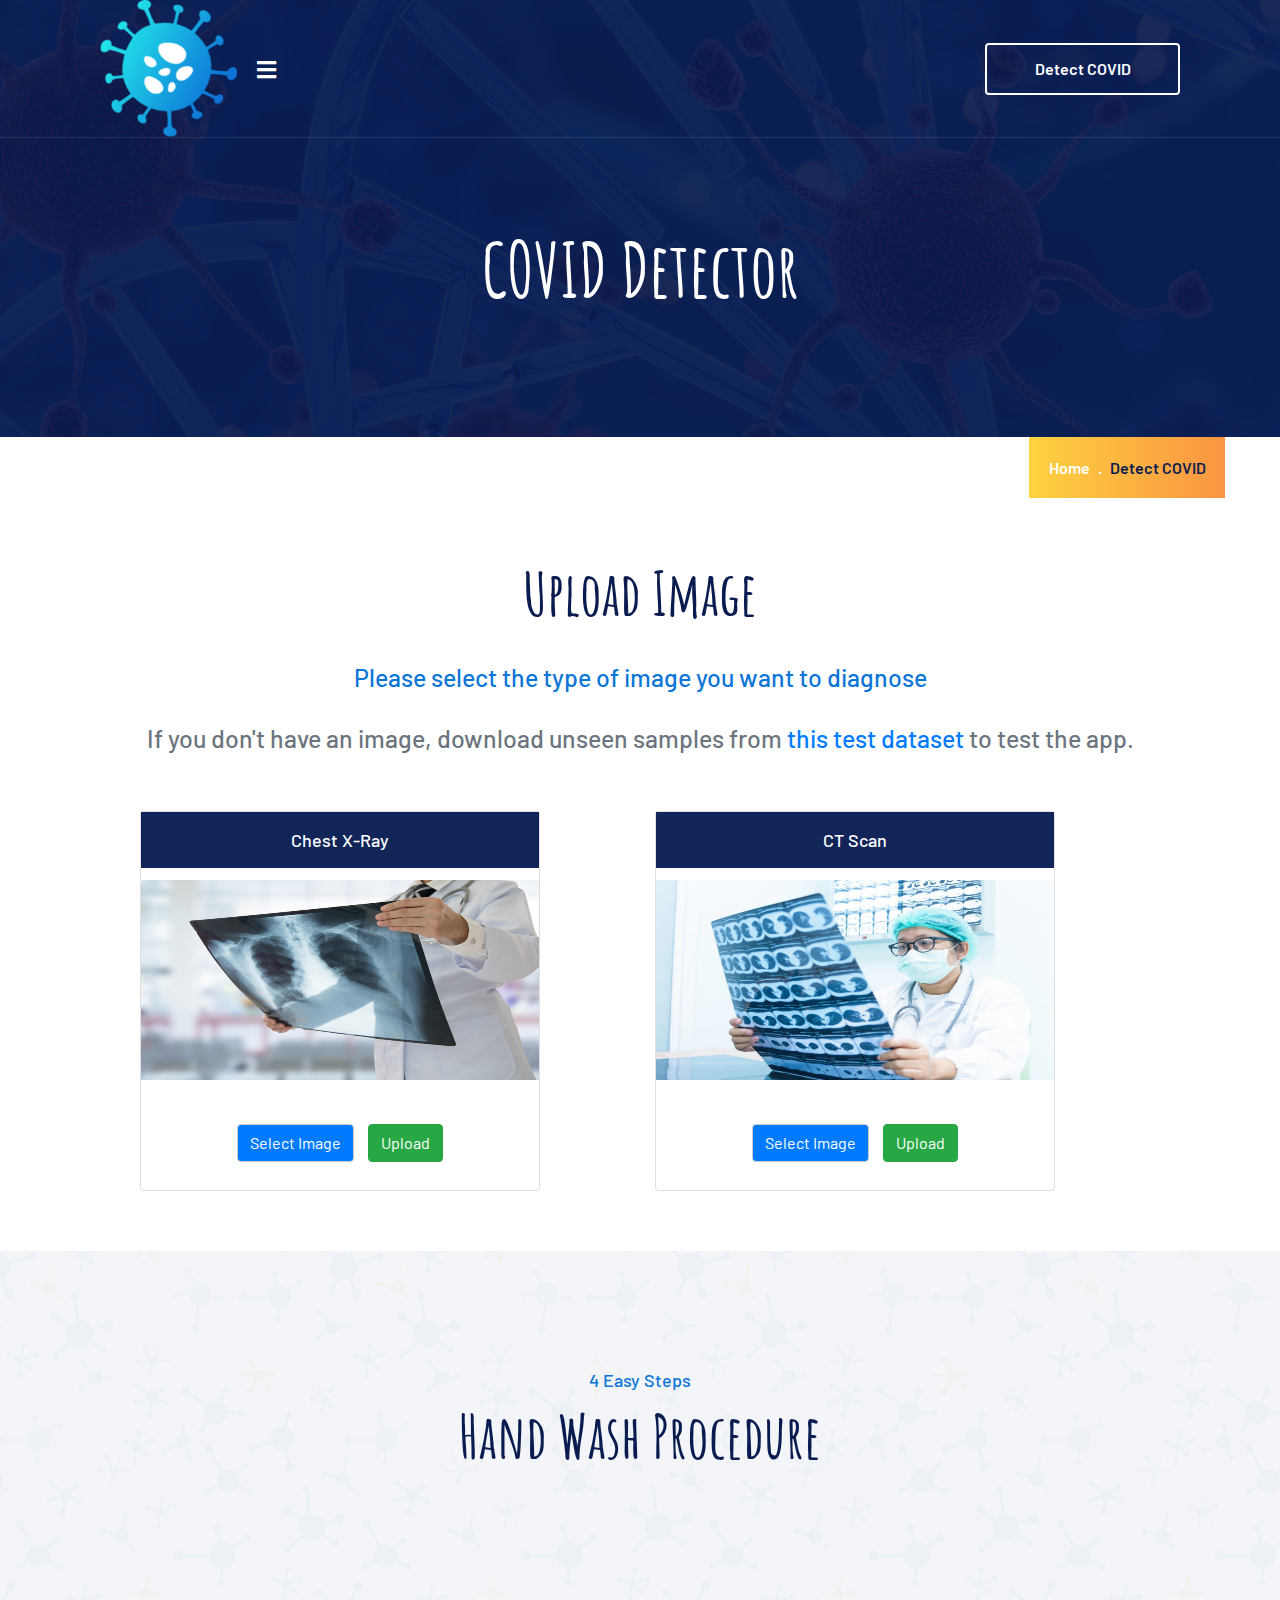
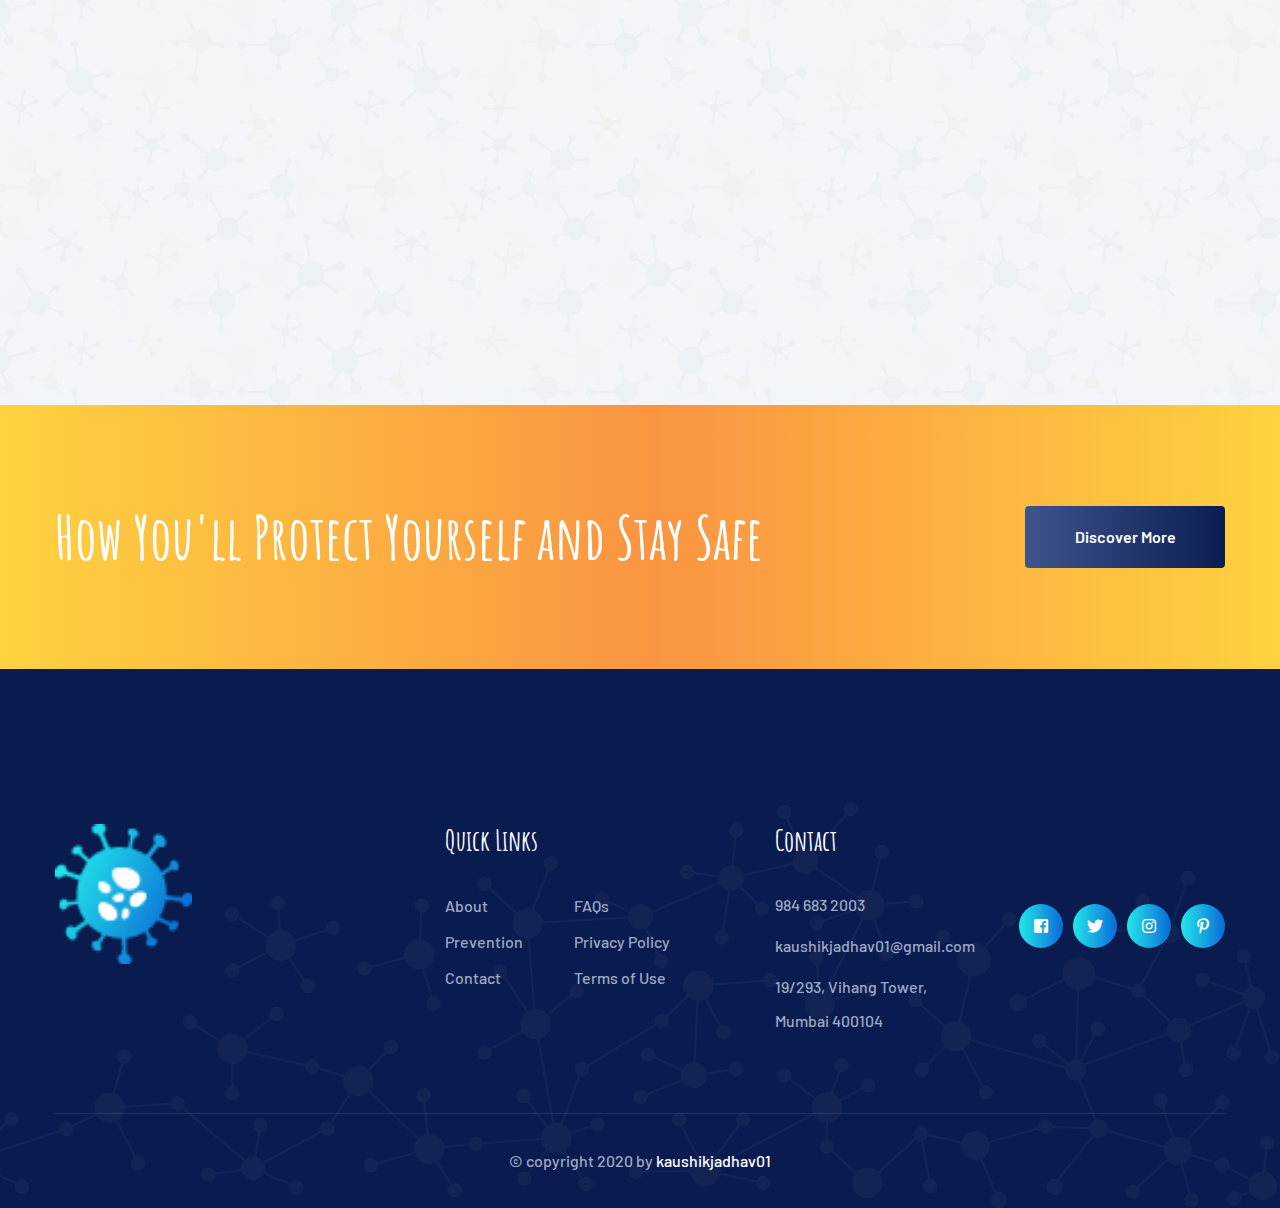
<file: flask app/upload.html>
<!DOCTYPE html>
<html lang="en">

<head>
    <meta charset="UTF-8">
    <meta name="viewport" content="width=device-width, initial-scale=1.0">
    <meta http-equiv="X-UA-Compatible" content="ie=edge">
    
    <title>COVID-19 Detector</title>
    <link rel="apple-touch-icon" sizes="180x180" href="assets/images/favicons/apple-touch-icon.png">
    <link rel="icon" type="image/png" sizes="32x32" href="assets/images/favicons/favicon-32x32.png">
    <link rel="icon" type="image/png" sizes="16x16" href="assets/images/favicons/favicon-16x16.png">
    <link rel="manifest" href="assets/images/favicons/site.webmanifest">

    <!-- plugin scripts -->

    <link href="https://fonts.googleapis.com/css?family=Amatic+SC:400,700%7CBarlow:300,400,500,600,700,800,900%7CPT+Sans:400,700&display=swap" rel="stylesheet">


    <link rel="stylesheet" href="assets/css/animate.min.css">
    <link rel="stylesheet" href="assets/css/bootstrap.min.css">
    <link rel="stylesheet" href="assets/css/owl.carousel.min.css">
    <link rel="stylesheet" href="assets/css/owl.theme.default.min.css">
    <link rel="stylesheet" href="assets/css/magnific-popup.css">
    <link rel="stylesheet" href="assets/css/fontawesome-all.min.css">
    <link rel="stylesheet" href="assets/css/bootstrap-select.min.css">
    <link rel="stylesheet" href="assets/css/jquery.mCustomScrollbar.min.css">
    <link rel="stylesheet" href="assets/css/bootstrap-datepicker.min.css">
    <link rel="stylesheet" href="assets/css/vimns-icons.css">



    <!-- template styles -->
    <link rel="stylesheet" href="assets/css/main.css">
    <link rel="stylesheet" href="assets/css/responsive.css">

    <style type="text/css">
        input[type="file"]{
    display: none;
}
.custom-file-upload {
    border: 1px solid #ccc;
    display: inline-block;
    cursor: pointer;
}
    </style>

    







</head>

<body>
    <div class="preloader">
        <img src="assets/images/loader.png" class="preloader__image" alt="">
    </div><!-- /.preloader -->
    <div class="page-wrapper">
        <header class="site-header-one">
            <nav class="main-nav__one stricky">
                <div class="container-fluid">
                    <div class="main-nav__logo-box">
                        <a href="index.html">
                            <img width="137" src="assets/images/logo-1-1.png" alt="">
                        </a>
                        <a href="#" class="side-menu__toggler"><i class="fa fa-bars"></i></a>
                    </div><!-- /.main-nav__logo-box -->
                    <div class="main-nav__main-navigation">
                        <ul class=" main-nav__navigation-box">
                            <li class="dropdown">
                                <a href="index.html">Home</a>
                                
                            </li>
                            <li>
                                <a href="about.html">About</a>
                            </li>
                            <li>
                                <a href="prevention.html">Preventions</a>
                            </li>
                            <li>
                                <a href="faqs.html">FAQs</a>
                            </li>

                            <li class="dropdown">
                                <a href="https://news.google.com/search?q=covid">News</a>
                            </li>
                            <li>
                                <a href="contact.html">Contact</a>
                            </li>
                        </ul>
                    </div><!-- /.main-nav__main-navigation -->
                    <div class="main-nav__cta">
                        <div class="main-nav__cta-icon">
                            <i class="vimns-icon-phone"></i>
                        </div><!-- /.main-nav__cta-icon -->
                        <div class="main-nav__cta-content">
                            <h3><a href="tel:666-888-0000">984 683 2003</a></h3>
                            <p>Helpline</p>
                        </div><!-- /.main-nav__cta-content -->
                    </div><!-- /.main-nav__cta -->
                    <div class="main-nav__right">
                        <a href="upload.html" class="main-nav__btn">Detect COVID</a><!-- /.main-nav__btn -->
                    </div><!-- /.main-nav__right -->
                </div><!-- /.container-fluid -->
            </nav><!-- /.main-nav__one -->

        </header><!-- /.site-header-one -->


        <section class="page-header">
            <div class="container">
                <h2>COVID Detector</h2>
                <ul class="thm-breadcrumb list-unstyled">
                    <li><a href="#">Home</a></li>
                    <li><span>Detect COVID</span></li>
                </ul><!-- /.thm-breadcrumb -->
            </div><!-- /.container -->
        </section><!-- /.page-header -->

        <section class="prevention-one prevention-one__prevention-page">
            <div class="container">
                <div class="block-title text-center">
                    <h3>Upload Image </h3>
                    <br>
                    <p style="font-size: 25px;">Please select the type of image you want to diagnose</p><br/>
                    <p class="text-secondary" style="font-size: 25px;">If you don't have an image, download unseen samples from <a href="https://drive.google.com/drive/folders/1ZRozLIf0gm_cW1PwAv6CjfQ9myeXYsNo?usp=sharing">this test dataset</a> to test the app. </p>
                </div><!-- /.block-title text-center -->

                
                <div class="row">
                    <div class="col-lg-6" style="padding-left: 100px;">
                        <div class="card" style="width: 25rem;">
                        <p class="card-title" style="text-align: center; padding-top: 10px;padding-bottom: 10px;color:white; background-color:#112559;">Chest X-Ray</p>
                        <img class="card-img-top" src="assets/images/x-ray.png" height="200px" alt="Card image cap">
                        <div class="card-body">
                        
                        <p class="card-text"></p>
                        
                        <div class="text-center">
                        <form action = "/uploaded_chest" method = "post" enctype="multipart/form-data">  
                        <label for="file-upload_1" id="label_1" class="custom-file-upload btn btn-primary" style="margin-top: 8px; margin-right: 10px;">
                        Select Image
                        </label>
                        <input type="file" name="file" id="file-upload_1" onchange="showname()"/>  
                        <input type = "submit" value="Upload" class="btn btn-success">  
                        </form>
                        </div>  

                        </div>
                        </div>

                    </div><!-- /.col-lg-6 -->
                    <div class="col-lg-6">
                        <div class="card" style="width: 25rem;">
                        <p class="card-title" style="text-align: center; padding-top: 10px;padding-bottom: 10px;color:white; background-color:#112559;">CT Scan</p>
                        <img class="card-img-top" src="assets/images/ct-scan.png" height="200px" alt="Card image cap">
                        <div class="card-body">
                        
                        <p class="card-text"></p>
                        

                        <div class="text-center">
                        <form action = "/uploaded_ct" method = "post" enctype="multipart/form-data">  
                        <label for="file-upload_2" id="label_2" class="custom-file-upload btn btn-primary" style="margin-top: 8px; margin-right: 10px;">
                        Select Image
                        </label>
                        <input type="file" name="file" id="file-upload_2" onchange="showname_2()"/>  
                        <input type = "submit" value="Upload" class="btn btn-success">  
                        </form>
                        </div>

                        </div>
                        </div>
                    </div><!-- /.col-lg-6 -->
                </div><!-- /.row -->
            </div><!-- /.container -->
        </section><!-- /.prevention-one -->

        <section class="hand-wash-one">
            <div class="container">
                <div class="block-title text-center">
                    <p>4 Easy Steps </p>
                    <h3>Hand Wash Procedure</h3>
                </div><!-- /.block-title text-center -->
                <div class="row">
                    <div class="col-lg-3 col-md-6 wow fadeInUp" data-wow-duration="1500ms" data-wow-delay="000ms">
                        <div class="hand-wash-one__single">
                            <div class="hand-wash-one__image">
                                <img src="assets/images/shapes/hw-i-1-1.png" alt="">
                            </div><!-- /.hand-wash-one__image -->
                            <h3>Use Soap</h3>
                        </div><!-- /.hand-wash-one__single -->
                    </div><!-- /.col-lg-3 col-md-6 wow fadeInUp -->
                    <div class="col-lg-3 col-md-6 wow fadeInUp" data-wow-duration="1500ms" data-wow-delay="100ms">
                        <div class="hand-wash-one__single">
                            <div class="hand-wash-one__image">
                                <img src="assets/images/shapes/hw-i-1-2.png" alt="">
                            </div><!-- /.hand-wash-one__image -->
                            <h3>Palm to Palm</h3>
                        </div><!-- /.hand-wash-one__single -->
                    </div><!-- /.col-lg-3 col-md-6 wow fadeInUp -->
                    <div class="col-lg-3 col-md-6 wow fadeInUp" data-wow-duration="1500ms" data-wow-delay="200ms">
                        <div class="hand-wash-one__single">
                            <div class="hand-wash-one__image">
                                <img src="assets/images/shapes/hw-i-1-3.png" alt="">
                            </div><!-- /.hand-wash-one__image -->
                            <h3>Fingers Interlaced</h3>
                        </div><!-- /.hand-wash-one__single -->
                    </div><!-- /.col-lg-3 col-md-6 wow fadeInUp -->
                    <div class="col-lg-3 col-md-6 wow fadeInUp" data-wow-duration="1500ms" data-wow-delay="300ms">
                        <div class="hand-wash-one__single">
                            <div class="hand-wash-one__image">
                                <img src="assets/images/shapes/hw-i-1-4.png" alt="">
                            </div><!-- /.hand-wash-one__image -->
                            <h3>Rinse Hands</h3>
                        </div><!-- /.hand-wash-one__single -->
                    </div><!-- /.col-lg-3 col-md-6 wow fadeInUp -->
                </div><!-- /.row -->
            </div><!-- /.container -->
        </section><!-- /.hand-wash-one -->


        <section class="cta-one">
            <div class="container">
                <div class="cta-one__left">
                    <h3>How You'll Protect Yourself and Stay Safe</h3>
                </div><!-- /.cta-one__left -->
                <div class="cta-one__right">
                    <a href="#" class="thm-btn cta-one__btn">Discover More</a><!-- /.thm-btn cta-one__btn -->
                </div><!-- /.cta-one__right -->
            </div><!-- /.container -->
        </section><!-- /.cta-one -->


        <footer class="site-footer-one site-footer-one__home-one">

            <div class="site-footer-one__upper">
                <div class="container">
                    <div class="row">
                        <div class="col-lg-4">
                            <div class="footer-widget footer-widget__about">
                                <a href="index.html" class="footer-widget__logo">
                                    <img width="137" src="assets/images/loader.png" alt="">
                                </a>
                                <p></p>
                            </div><!-- /.footer-widget footer-widget__about -->
                        </div><!-- /.col-lg-4 -->
                        <div class="col-lg-3">
                            <div class="footer-widget footer-widget__links">
                                <h3 class="footer-widget__title">Quick Links</h3><!-- /.footer-widget__title -->
                                <div class="footer-widget__links-wrap">
                                    <ul class="list-unstyled footer-widget__links-list">
                                        <li><a href="about.html">About</a></li>
                                        
                                        <li><a href="prevention.html">Prevention</a></li>
                                        <li><a href="contact.html">Contact</a></li>
                                    </ul><!-- /.list-unstyled -->
                                    <ul class="list-unstyled footer-widget__links-list">
                                        <li><a href="faqs.html">FAQs</a></li>
                                        <li><a href="about.html">Privacy Policy</a></li>
                                        <li><a href="about.html">Terms of Use</a></li>
                                    </ul><!-- /.list-unstyled -->
                                </div><!-- /.footer-widget__links-wrap -->

                            </div><!-- /.footer-widget footer-widget__about -->
                        </div><!-- /.col-lg-3 -->
                        <div class="col-lg-3">
                            <div class="footer-widget footer-widget__contact">
                                <h3 class="footer-widget__title">Contact</h3><!-- /.footer-widget__title -->
                                <p><a href="tel:888-999-0000">984 683 2003</a></p>
                                <p><a href="kaushikjadhav01@gmail.com">kaushikjadhav01@gmail.com</a> </p>
                                <p>19/293, Vihang Tower, <br> Mumbai 400104</p>
                            </div><!-- /.footer-widget footer-widget__contact -->
                        </div><!-- /.col-lg-3 -->
                        <div class="col-lg-2 d-flex">
                            <div class="footer-widget my-auto">
                                <div class="footer-widget__social">
                                    <a href="#" class="fab fa-facebook-square" href="https://www.facebook.com/"></a>
                                    <a href="#" class="fab fa-twitter" href="https://www.twitter.com/"></a>
                                    <a href="#" class="fab fa-instagram" href="https://www.instagram.com/"></a>
                                    <a href="#" class="fab fa-pinterest-p" href="https://www.pinterest.com/"></a>
                                </div><!-- /.footer-widget__social -->
                            </div><!-- /.footer-widget -->
                        </div><!-- /.col-lg-2 -->
                    </div><!-- /.row -->
                </div><!-- /.container -->
            </div><!-- /.site-footer-one__upper -->
            <div class="site-footer-one__bottom">
                <div class="container">
                    <p>© copyright 2020 by <a href="#">kaushikjadhav01</a></p>
                </div><!-- /.container -->
            </div><!-- /.site-footer-one__bottom -->
        </footer><!-- /.site-footer-one -->
    </div><!-- /.page-wrapper -->


    <a href="#" data-target="html" class="scroll-to-target scroll-to-top"><i class="fa fa-angle-up"></i></a>


    <div class="side-menu__block">


        <div class="side-menu__block-overlay custom-cursor__overlay">
            <div class="cursor"></div>
            <div class="cursor-follower"></div>
        </div><!-- /.side-menu__block-overlay -->
        <div class="side-menu__block-inner ">
            <div class="side-menu__top justify-content-end">

                <a href="#" class="side-menu__toggler side-menu__close-btn"><img src="assets/images/shapes/close-1-1.png" alt=""></a>
            </div><!-- /.side-menu__top -->


            <nav class="mobile-nav__container">
                <!-- content is loading via js -->
            </nav>
            <div class="side-menu__sep"></div><!-- /.side-menu__sep -->
            <div class="side-menu__content">
                <p></p>
                <p><a href="mailto:kaushikjadhav01@gmail.com">kaushikjadhav01@gmail.com</a> <br> <a href="tel:888-999-0000">984 683 2003</a></p>
                <div class="side-menu__social">
                    <a href="#" class="fab fa-facebook-square" href="https://www.facebook.com/"></a>
                                    <a href="#" class="fab fa-twitter" href="https://www.twitter.com/"></a>
                                    <a href="#" class="fab fa-instagram" href="https://www.instagram.com/"></a>
                                    <a href="#" class="fab fa-pinterest-p" href="https://www.pinterest.com/"></a>
                </div>
            </div><!-- /.side-menu__content -->
        </div><!-- /.side-menu__block-inner -->
    </div><!-- /.side-menu__block -->


    <script type="text/javascript">
        
        function showname () {
      var name_1 = document.getElementById('file-upload_1'); 
      document.getElementById('label_1').innerHTML = name_1.files.item(0).name; 
    };
    function showname_2 () {
      var name_2 = document.getElementById('file-upload_2'); 
      document.getElementById('label_2').innerHTML = name_2.files.item(0).name; 
    };
    </script>
    <script src="assets/js/jquery.min.js"></script>
    <script src="assets/js/bootstrap.bundle.min.js"></script>
    <script src="assets/js/owl.carousel.min.js"></script>
    <script src="assets/js/waypoints.min.js"></script>
    <script src="assets/js/jquery.counterup.min.js"></script>
    <script src="assets/js/TweenMax.min.js"></script>
    <script src="assets/js/wow.js"></script>
    <script src="assets/js/jquery.magnific-popup.min.js"></script>
    <script src="assets/js/jquery.ajaxchimp.min.js"></script>
    <script src="assets/js/jquery.validate.min.js"></script>
    <script src="assets/js/bootstrap-select.min.js"></script>
    <script src="assets/js/jquery.mCustomScrollbar.concat.min.js"></script>
    <script src="assets/js/bootstrap-datepicker.min.js"></script>
    <script src="assets/js/isotope.js"></script>

    <!-- template scripts -->
    <script src="assets/js/theme.js"></script>
    <script src="assets/js/testimonials-owl.carousel.config.js"></script>
</body>

</html>
</file>
<file: flask app/assets/css/vimns-icons.css>
@font-face {
  font-family: 'vimns-icons';
  src:  url('../fonts/vimns-icons.eot?wz00rk');
  src:  url('../fonts/vimns-icons.eot?wz00rk#iefix') format('embedded-opentype'),
    url('../fonts/vimns-icons.ttf?wz00rk') format('truetype'),
    url('../fonts/vimns-icons.woff?wz00rk') format('woff'),
    url('../fonts/vimns-icons.svg?wz00rk#vimns-icons') format('svg');
  font-weight: normal;
  font-style: normal;
  font-display: block;
}

[class^="vimns-icon-"], [class*=" vimns-icon-"] {
  /* use !important to prevent issues with browser extensions that change fonts */
  font-family: 'vimns-icons' !important;
  font-style: normal;
  font-weight: normal;
  font-variant: normal;
  text-transform: none;
  line-height: 1;

  /* Better Font Rendering =========== */
  -webkit-font-smoothing: antialiased;
  -moz-osx-font-smoothing: grayscale;
}

.vimns-icon-phone:before {
  content: "\e900";
}
.vimns-icon-alert:before {
  content: "\e901";
}
.vimns-icon-virus:before {
  content: "\e902";
}
.vimns-icon-mask:before {
  content: "\e903";
}
.vimns-icon-tick:before {
  content: "\e904";
}
.vimns-icon-back:before {
  content: "\e905";
}
.vimns-icon-front:before {
  content: "\e909";
}
.vimns-icon-screw:before {
  content: "\e906";
}
.vimns-icon-work:before {
  content: "\e907";
}
.vimns-icon-mail:before {
  content: "\e908";
}
.vimns-icon-infected:before {
  content: "\e90a";
}
.vimns-icon-washing-hands:before {
  content: "\e90b";
}
.vimns-icon-shopping-online:before {
  content: "\e90c";
}
.vimns-icon-network:before {
  content: "\e90d";
}
.vimns-icon-worldwide:before {
  content: "\e90e";
}
.vimns-icon-family:before {
  content: "\e90f";
}
.vimns-icon-grave:before {
  content: "\e910";
}
</file>
<file: flask app/assets/css/main.css>
/*--------------------------------------------------------------
>>> TABLE OF CONTENTS:
----------------------------------------------------------------
# Common
# Animations
# Topbar
# Main Menu
# Banner
# Prevention
# Services
# Funfact
# About
# Handwash
# Footer
# call to action
# Team
# Mailchimp
# Faq
# Blog
# Contact
# Page Header
# Brand
# Testimonials
# Sidebar
# Progress
# Map
# Video
# Mobile Menu
--------------------------------------------------------------*/
/*--------------------------------------------------------------
# Common
--------------------------------------------------------------*/
:root {
  --thm-font: 'Barlow', sans-serif;
  --heading-font: 'Amatic SC';
  --thm-base: #0c75d8;
  --thm-base-rgb: 12, 117, 216;
  --thm-primary: #ffd240;
  --thm-primary-rgb: 255, 210, 64;
  --thm-black: #0a1c4f;
  --thm-black-rgb: 10, 28, 79;
  --thm-gray: #f3f5f9;
  --thm-gray2: #f2f4f8;
  --thm-text: #848895;
}

body {
  font-family: var(--thm-font);
  color: var(--thm-text);
  font-size: 18px;
  line-height: 36px;
  font-weight: 500;
}

a:active,
a:hover,
a:focus,
a:visited {
  text-decoration: none;
}

h1,
h2,
h3,
h4,
h5,
h6 {
  font-family: var(--heading-font);
}

.page-wrapper {
  position: relative;
  margin: 0 auto;
  width: 100%;
  min-width: 300px;
  overflow: hidden;
}

@media (min-width: 1200px) {
  .container {
    max-width: 1200px;
  }
}

/* block title */
.block-title {
  margin-bottom: 60px;
}

.block-title p {
  margin: 0;
  color: var(--thm-base);
  font-weight: 500;
  font-size: 18px;
  line-height: 1em;
}

.block-title p + h3 {
  margin-top: 11px;
}

.block-title h3 {
  margin: 0;
  font-weight: bold;
  font-size: 60px;
  color: var(--thm-black);
}

/* thm btn */
.thm-btn {
  border: none;
  outline: none;
  display: inline-block;
  vertical-align: middle;
  background-image: -webkit-gradient(linear, left top, right top, from(#ffd240), color-stop(51%, #fa9442), to(#ffd240));
  background-image: linear-gradient(90deg, #ffd240 0%, #fa9442 51%, #ffd240 100%);
  background-size: 200% auto;
  -webkit-transition: 500ms;
  transition: 500ms;
  font-size: 16px;
  font-weight: 600;
  color: #fff;
  border-radius: 4px;
  padding: 13px 49.5px;
}

.thm-btn:hover {
  color: #fff;
  background-position: right;
}

.bootstrap-select .btn-light:not(:disabled):not(.disabled).active,
.bootstrap-select .btn-light:not(:disabled):not(.disabled):active,
.bootstrap-select .show > .btn-light.dropdown-toggle {
  background-color: transparent !important;
  -webkit-box-shadow: none !important;
          box-shadow: none !important;
  outline: none !important;
}

.bootstrap-select > .dropdown-toggle {
  -webkit-box-shadow: none !important;
          box-shadow: none !important;
}

.bootstrap-select .dropdown-toggle:focus,
.bootstrap-select > select.mobile-device:focus + .dropdown-toggle {
  outline: none !important;
}

.bootstrap-select .dropdown-menu {
  padding-top: 0;
  padding-bottom: 0;
  margin-top: 0;
  z-index: 991;
  border-radius: 0;
}

.bootstrap-select .dropdown-menu > li + li > a {
  border-top: 1px solid var(--thm-gray);
}

.bootstrap-select .dropdown-menu > li.selected > a {
  background: var(--thm-base);
  color: #fff;
}

.bootstrap-select .dropdown-menu > li > a {
  font-size: 16px;
  font-weight: 500;
  padding: 4px 20px;
  color: var(--thm-black);
  -webkit-transition: all .4s ease;
  transition: all .4s ease;
}

.bootstrap-select .dropdown-menu > li > a:hover {
  background: var(--thm-base);
  color: #fff;
  cursor: pointer;
}

/* datepicker */
.datepicker.dropdown-menu {
  min-width: 17rem;
}

.datepicker table {
  width: 100%;
}

.post-pagination {
  display: -webkit-box;
  display: -ms-flexbox;
  display: flex;
  -webkit-box-pack: center;
  -ms-flex-pack: center;
      justify-content: center;
  -webkit-box-align: center;
  -ms-flex-align: center;
      align-items: center;
  -ms-flex-wrap: wrap;
      flex-wrap: wrap;
}

.post-pagination a {
  border-radius: 50%;
  background-color: var(--thm-gray);
  color: #9ca3a9;
  font-size: 18px;
  font-weight: 600;
  text-align: center;
  padding: 0;
  display: -webkit-box;
  display: -ms-flexbox;
  display: flex;
  -webkit-box-align: center;
  -ms-flex-align: center;
      align-items: center;
  -webkit-box-pack: center;
  -ms-flex-pack: center;
      justify-content: center;
  width: 57px;
  height: 57px;
  -webkit-transition: all .4s ease;
  transition: all .4s ease;
}

.post-pagination a:hover {
  background-color: var(--thm-primary);
  color: #fff;
}

.post-pagination a.active {
  background-color: var(--thm-base);
  color: #fff;
  cursor: auto;
}

.post-pagination a + a {
  margin-left: 15px;
}

.preloader {
  position: fixed;
  background-color: #fff;
  background-position: center center;
  background-repeat: no-repeat;
  top: 0;
  left: 0;
  right: 0;
  bottom: 0;
  z-index: 9991;
  display: -webkit-box;
  display: -ms-flexbox;
  display: flex;
  -webkit-box-pack: center;
  -ms-flex-pack: center;
      justify-content: center;
  -webkit-box-align: center;
  -ms-flex-align: center;
      align-items: center;
  text-align: center;
}

.preloader__image {
  -webkit-animation-fill-mode: both;
  animation-fill-mode: both;
  -webkit-animation-name: flipInY;
  animation-name: flipInY;
  -webkit-animation-duration: 2s;
  animation-duration: 2s;
  -webkit-animation-iteration-count: infinite;
  animation-iteration-count: infinite;
}

.scroll-to-top {
  display: inline-block;
  width: 45px;
  height: 45px;
  background-image: -webkit-gradient(linear, left top, right top, from(#ffd240), color-stop(51%, #fa9442), to(#ffd240));
  background-image: linear-gradient(90deg, #ffd240 0%, #fa9442 51%, #ffd240 100%);
  background-size: 200% auto;
  position: fixed;
  bottom: 40px;
  right: 40px;
  z-index: 99;
  text-align: center;
  -webkit-transition: all .4s ease;
  transition: all .4s ease;
  display: none;
  border-radius: 50%;
  transition: all .4s ease;
}

.scroll-to-top i {
  color: #ffffff;
  font-size: 18px;
  line-height: 45px;
}

.scroll-to-top:hover {
  background-position: right;
}

.scroll-to-top:hover i {
  color: #fff;
}

/* Cursor Style */
.cursor {
  position: absolute;
  background-color: #fff;
  width: 6px;
  height: 6px;
  border-radius: 100%;
  z-index: 1;
  -webkit-transition: 0.2s cubic-bezier(0.75, -0.27, 0.3, 1.33) opacity, 0.3s cubic-bezier(0.75, -1.27, 0.3, 2.33) -webkit-transform;
  transition: 0.2s cubic-bezier(0.75, -0.27, 0.3, 1.33) opacity, 0.3s cubic-bezier(0.75, -1.27, 0.3, 2.33) -webkit-transform;
  transition: 0.3s cubic-bezier(0.75, -1.27, 0.3, 2.33) transform, 0.2s cubic-bezier(0.75, -0.27, 0.3, 1.33) opacity;
  transition: 0.3s cubic-bezier(0.75, -1.27, 0.3, 2.33) transform, 0.2s cubic-bezier(0.75, -0.27, 0.3, 1.33) opacity, 0.3s cubic-bezier(0.75, -1.27, 0.3, 2.33) -webkit-transform;
  -webkit-user-select: none;
  -moz-user-select: none;
  -ms-user-select: none;
  user-select: none;
  pointer-events: none;
  z-index: 10000;
  -webkit-transform: scale(1);
  transform: scale(1);
  visibility: hidden;
}

.cursor {
  visibility: visible;
}

.cursor.active {
  opacity: 0.5;
  -webkit-transform: scale(0);
  transform: scale(0);
}

.cursor.hovered {
  opacity: 0.08;
}

.cursor-follower {
  position: absolute;
  background-color: RGBA(255, 255, 255, 0.3);
  width: 50px;
  height: 50px;
  border-radius: 100%;
  z-index: 1;
  -webkit-transition: 0.2s cubic-bezier(0.75, -0.27, 0.3, 1.33) opacity, 0.6s cubic-bezier(0.75, -1.27, 0.3, 2.33) -webkit-transform;
  transition: 0.2s cubic-bezier(0.75, -0.27, 0.3, 1.33) opacity, 0.6s cubic-bezier(0.75, -1.27, 0.3, 2.33) -webkit-transform;
  transition: 0.6s cubic-bezier(0.75, -1.27, 0.3, 2.33) transform, 0.2s cubic-bezier(0.75, -0.27, 0.3, 1.33) opacity;
  transition: 0.6s cubic-bezier(0.75, -1.27, 0.3, 2.33) transform, 0.2s cubic-bezier(0.75, -0.27, 0.3, 1.33) opacity, 0.6s cubic-bezier(0.75, -1.27, 0.3, 2.33) -webkit-transform;
  -webkit-user-select: none;
  -moz-user-select: none;
  -ms-user-select: none;
  user-select: none;
  pointer-events: none;
  z-index: 10000;
  visibility: hidden;
}

.cursor-follower {
  visibility: visible;
}

.cursor-follower.active {
  opacity: 0.7;
  -webkit-transform: scale(1);
  transform: scale(1);
}

.cursor-follower.hovered {
  opacity: 0.08;
}

.cursor-follower.close-cursor:before {
  position: absolute;
  content: '';
  height: 25px;
  width: 2px;
  background: #fff;
  left: 48%;
  top: 12px;
  -webkit-transform: rotate(-45deg);
  transform: rotate(-45deg);
  display: inline-block;
}

.cursor-follower.close-cursor:after {
  position: absolute;
  content: '';
  height: 25px;
  width: 2px;
  background: #fff;
  right: 48%;
  top: 12px;
  -webkit-transform: rotate(45deg);
  transform: rotate(45deg);
}

/*--------------------------------------------------------------
# Animations
--------------------------------------------------------------*/
@-webkit-keyframes planeMove2 {
  0% {
    -webkit-transform: translateX(0px);
    transform: translateX(0px);
  }
  25% {
    -webkit-transform: translateX(5px);
    transform: translateX(5px);
  }
  50% {
    -webkit-transform: translateX(10px);
    transform: translateX(10px);
  }
  75% {
    -webkit-transform: translateX(5px);
    transform: translateX(5px);
  }
  100% {
    -webkit-transform: translateX(0px);
    transform: translateX(0px);
  }
}
@keyframes planeMove2 {
  0% {
    -webkit-transform: translateX(0px);
    transform: translateX(0px);
  }
  25% {
    -webkit-transform: translateX(5px);
    transform: translateX(5px);
  }
  50% {
    -webkit-transform: translateX(10px);
    transform: translateX(10px);
  }
  75% {
    -webkit-transform: translateX(5px);
    transform: translateX(5px);
  }
  100% {
    -webkit-transform: translateX(0px);
    transform: translateX(0px);
  }
}

@-webkit-keyframes virusMove {
  0% {
    -webkit-transform: rotate(0deg) translateZ(0px);
            transform: rotate(0deg) translateZ(0px);
  }
  25% {
    -webkit-transform: rotate(90deg) translateZ(20px);
            transform: rotate(90deg) translateZ(20px);
  }
  50% {
    -webkit-transform: rotate(180deg) translateZ(30px);
            transform: rotate(180deg) translateZ(30px);
  }
  75% {
    -webkit-transform: rotate(90deg) translateZ(20px);
            transform: rotate(90deg) translateZ(20px);
  }
  100% {
    -webkit-transform: rotate(0) translateZ(0px);
            transform: rotate(0) translateZ(0px);
  }
}

@keyframes virusMove {
  0% {
    -webkit-transform: rotate(0deg) translateZ(0px);
            transform: rotate(0deg) translateZ(0px);
  }
  25% {
    -webkit-transform: rotate(90deg) translateZ(20px);
            transform: rotate(90deg) translateZ(20px);
  }
  50% {
    -webkit-transform: rotate(180deg) translateZ(30px);
            transform: rotate(180deg) translateZ(30px);
  }
  75% {
    -webkit-transform: rotate(90deg) translateZ(20px);
            transform: rotate(90deg) translateZ(20px);
  }
  100% {
    -webkit-transform: rotate(0) translateZ(0px);
            transform: rotate(0) translateZ(0px);
  }
}

@-webkit-keyframes bubbleMover {
  0% {
    -webkit-transform: translateY(0px) translateX(0) rotate(0);
    transform: translateY(0px) translateX(0) rotate(0);
  }
  30% {
    -webkit-transform: translateY(30px) translateX(50px) rotate(15deg);
    transform: translateY(30px) translateX(50px) rotate(15deg);
    -webkit-transform-origin: center center;
    transform-origin: center center;
  }
  50% {
    -webkit-transform: translateY(50px) translateX(100px) rotate(45deg);
    transform: translateY(50px) translateX(100px) rotate(45deg);
    -webkit-transform-origin: right bottom;
    transform-origin: right bottom;
  }
  80% {
    -webkit-transform: translateY(30px) translateX(50px) rotate(15deg);
    transform: translateY(30px) translateX(50px) rotate(15deg);
    -webkit-transform-origin: left top;
    transform-origin: left top;
  }
  100% {
    -webkit-transform: translateY(0px) translateX(0) rotate(0);
    transform: translateY(0px) translateX(0) rotate(0);
    -webkit-transform-origin: center center;
    transform-origin: center center;
  }
}

@keyframes bubbleMover {
  0% {
    -webkit-transform: translateY(0px) translateX(0) rotate(0);
    transform: translateY(0px) translateX(0) rotate(0);
  }
  30% {
    -webkit-transform: translateY(30px) translateX(50px) rotate(15deg);
    transform: translateY(30px) translateX(50px) rotate(15deg);
    -webkit-transform-origin: center center;
    transform-origin: center center;
  }
  50% {
    -webkit-transform: translateY(50px) translateX(100px) rotate(45deg);
    transform: translateY(50px) translateX(100px) rotate(45deg);
    -webkit-transform-origin: right bottom;
    transform-origin: right bottom;
  }
  80% {
    -webkit-transform: translateY(30px) translateX(50px) rotate(15deg);
    transform: translateY(30px) translateX(50px) rotate(15deg);
    -webkit-transform-origin: left top;
    transform-origin: left top;
  }
  100% {
    -webkit-transform: translateY(0px) translateX(0) rotate(0);
    transform: translateY(0px) translateX(0) rotate(0);
    -webkit-transform-origin: center center;
    transform-origin: center center;
  }
}

@-webkit-keyframes featureImgBounce {
  0% {
    -webkit-transform: translateY(0);
    transform: translateY(0);
  }
  100% {
    -webkit-transform: translateY(-30px);
    transform: translateY(-30px);
  }
}

@keyframes featureImgBounce {
  0% {
    -webkit-transform: translateY(0);
    transform: translateY(0);
  }
  100% {
    -webkit-transform: translateY(-30px);
    transform: translateY(-30px);
  }
}

@-webkit-keyframes roundRound {
  0% {
    -webkit-transform: rotate(0deg);
            transform: rotate(0deg);
  }
  25% {
    -webkit-transform: rotate(15deg);
            transform: rotate(15deg);
  }
  50% {
    -webkit-transform: rotate(30deg);
            transform: rotate(30deg);
  }
  75% {
    -webkit-transform: rotate(15deg);
            transform: rotate(15deg);
  }
  100% {
    -webkit-transform: rotate(0);
            transform: rotate(0);
  }
}

@keyframes roundRound {
  0% {
    -webkit-transform: rotate(0deg);
            transform: rotate(0deg);
  }
  25% {
    -webkit-transform: rotate(15deg);
            transform: rotate(15deg);
  }
  50% {
    -webkit-transform: rotate(30deg);
            transform: rotate(30deg);
  }
  75% {
    -webkit-transform: rotate(15deg);
            transform: rotate(15deg);
  }
  100% {
    -webkit-transform: rotate(0);
            transform: rotate(0);
  }
}

/*--------------------------------------------------------------
# Topbar
--------------------------------------------------------------*/
.topbar-one {
  background-color: var(--thm-black);
}

.topbar-one .container {
  display: -webkit-box;
  display: -ms-flexbox;
  display: flex;
  -webkit-box-align: center;
      -ms-flex-align: center;
          align-items: center;
  -webkit-box-pack: justify;
      -ms-flex-pack: justify;
          justify-content: space-between;
}

.topbar-one__right {
  display: -webkit-box;
  display: -ms-flexbox;
  display: flex;
  -webkit-box-align: center;
      -ms-flex-align: center;
          align-items: center;
}

.topbar-one__info {
  display: -webkit-box;
  display: -ms-flexbox;
  display: flex;
  -webkit-box-align: center;
      -ms-flex-align: center;
          align-items: center;
  border-right: 1px solid rgba(255, 255, 255, 0.1);
  padding-right: 60px;
  margin-right: 60px;
  padding-top: 37px;
  padding-bottom: 37px;
}

.topbar-one__info h3,
.topbar-one__info p {
  margin: 0;
  line-height: 1em;
}

.topbar-one__info i {
  font-size: 28px;
  background-image: -webkit-gradient(linear, left top, right top, from(#ffd240), to(#fa9442));
  background-image: linear-gradient(90deg, #ffd240 0%, #fa9442 100%);
  -webkit-background-clip: text;
  background-clip: text;
  -webkit-text-fill-color: transparent;
  margin-right: 20px;
  position: relative;
  top: 5px;
}

.topbar-one__info h3 {
  color: #fff;
  font-size: 22px;
  font-weight: bold;
  margin-bottom: 5px;
}

.topbar-one__info h3 a {
  color: inherit;
  -webkit-transition: 500ms;
  transition: 500ms;
}

.topbar-one__info h3 a:hover {
  color: var(--thm-primary);
}

.topbar-one__info p {
  color: #9ea8c6;
  font-size: 14px;
  font-weight: 500;
}

.topbar-one__social {
  display: -webkit-box;
  display: -ms-flexbox;
  display: flex;
  -webkit-box-align: center;
      -ms-flex-align: center;
          align-items: center;
  position: relative;
}

.topbar-one__social a {
  width: 44px;
  height: 44px;
  border-radius: 50%;
  display: -webkit-box;
  display: -ms-flexbox;
  display: flex;
  -webkit-box-pack: center;
      -ms-flex-pack: center;
          justify-content: center;
  -webkit-box-align: center;
      -ms-flex-align: center;
          align-items: center;
  color: #fff;
  font-size: 16px;
  background-image: -webkit-gradient(linear, right top, left top, from(#0a6ad6), to(#23e7ea));
  background-image: linear-gradient(-90deg, #0a6ad6 0%, #23e7ea 100%);
  position: relative;
}

.topbar-one__social a::before {
  position: relative;
  z-index: 10;
}

.topbar-one__social a::after {
  content: '';
  width: 100%;
  height: 100%;
  position: absolute;
  top: 0;
  left: 0;
  border-radius: 50%;
  -webkit-transform: scale(0);
          transform: scale(0);
  -webkit-transition: 500ms;
  transition: 500ms;
  background-image: -webkit-gradient(linear, left top, right top, from(#ffd240), to(#fa9442));
  background-image: linear-gradient(90deg, #ffd240 0%, #fa9442 100%);
}

.topbar-one__social a:hover::after {
  -webkit-transform: scale(1);
          transform: scale(1);
}

.topbar-one__social a + a {
  margin-left: 10px;
}

/*--------------------------------------------------------------
# Main Menu
--------------------------------------------------------------*/
.site-header-one {
  position: absolute;
  top: 0;
  left: 0;
  width: 100%;
  z-index: 91;
  border-bottom: 1px solid rgba(255, 255, 255, 0.1);
}

.main-nav__one .container-fluid {
  padding-left: 100px;
  padding-right: 100px;
  display: -webkit-box;
  display: -ms-flexbox;
  display: flex;
  -webkit-box-align: center;
      -ms-flex-align: center;
          align-items: center;
}

.main-nav__one .main-nav__logo-box {
  padding-right: 100px;
  border-right: 1px solid rgba(255, 255, 255, 0.1);
  min-height: 133px;
  display: -webkit-box;
  display: -ms-flexbox;
  display: flex;
  -webkit-box-align: center;
      -ms-flex-align: center;
          align-items: center;
}

.main-nav__one .main-nav__main-navigation {
  display: -webkit-box;
  display: -ms-flexbox;
  display: flex;
  -webkit-box-pack: center;
      -ms-flex-pack: center;
          justify-content: center;
  -webkit-box-align: center;
      -ms-flex-align: center;
          align-items: center;
  margin-left: 60px;
}

.main-nav__one .side-menu__toggler {
  display: none;
}

.main-nav__one .main-nav__main-navigation ul {
  margin: 0;
  padding: 0;
  list-style: none;
}

.main-nav__one .main-nav__navigation-box {
  display: -webkit-box;
  display: -ms-flexbox;
  display: flex;
  -webkit-box-align: center;
      -ms-flex-align: center;
          align-items: center;
  -webkit-box-pack: center;
      -ms-flex-pack: center;
          justify-content: center;
}

.main-nav__one .main-nav__navigation-box > li {
  padding-top: 48.5px;
  padding-bottom: 48.5px;
}

.main-nav__one .main-nav__navigation-box > li + li {
  margin-left: 50px;
}

.main-nav__one .main-nav__navigation-box > li > a {
  font-size: 18px;
  color: #9ea8c6;
  font-weight: 500;
  display: -webkit-box;
  display: -ms-flexbox;
  display: flex;
  -webkit-box-align: center;
      -ms-flex-align: center;
          align-items: center;
  -webkit-transition: 500ms;
  transition: 500ms;
}

.main-nav__one .main-nav__navigation-box > li:hover > a,
.main-nav__one .main-nav__navigation-box > li.current > a {
  color: #ffffff;
}

/* Dropdown menu */
.main-nav__main-navigation .dropdown-btn {
  display: none;
}

.main-nav__main-navigation .main-nav__navigation-box > li ul {
  position: absolute;
  width: 230px;
  background-color: #fff;
  border-top: 4px solid var(--thm-primary);
  -webkit-box-shadow: 2px 2px 5px 1px rgba(0, 0, 0, 0.05), -2px 0px 5px 1px rgba(0, 0, 0, 0.05);
          box-shadow: 2px 2px 5px 1px rgba(0, 0, 0, 0.05), -2px 0px 5px 1px rgba(0, 0, 0, 0.05);
  -webkit-transform-origin: top;
  transform-origin: top;
  visibility: hidden;
  opacity: 0;
  z-index: 991;
  -webkit-transition: opacity 500ms ease, visibility 500ms ease, -webkit-transform 500ms ease;
  transition: opacity 500ms ease, visibility 500ms ease, -webkit-transform 500ms ease;
  transition: transform 500ms ease, opacity 500ms ease, visibility 500ms ease;
  transition: transform 500ms ease, opacity 500ms ease, visibility 500ms ease, -webkit-transform 500ms ease;
}

.main-nav__main-navigation .main-nav__navigation-box > li ul > li {
  position: relative;
}

.main-nav__main-navigation .main-nav__navigation-box > li ul > li + li {
  border-top: 1px solid rgba(var(--thm-base-rgb), 0.3);
}

.main-nav__main-navigation .main-nav__navigation-box > li ul > li > a {
  display: block;
  color: var(--thm-black);
  font-size: 15px;
  word-break: break-all;
  padding-top: 9.5px;
  padding-bottom: 9.5px;
  padding-left: 20px;
  padding-right: 20px;
  -webkit-transition: all 500ms ease;
  transition: all 500ms ease;
}

.main-nav__main-navigation .main-nav__navigation-box > li ul > li:hover > a {
  color: #fff;
  background-color: var(--thm-base);
}

/* Second level menu */
.main-nav__main-navigation .main-nav__navigation-box > li > ul {
  top: 100%;
  left: 0;
  -webkit-transform: translateY(30px);
  transform: translateY(30px);
  visibility: hidden;
  opacity: 0;
}

.main-nav__main-navigation .main-nav__navigation-box > li:hover > ul {
  -webkit-transform: translateY(0);
  transform: translateY(0);
  visibility: visible;
  opacity: 1;
}

/* Third level menu */
.main-nav__main-navigation .main-nav__navigation-box > li > ul > li > ul {
  top: 0;
  left: 100%;
  -webkit-transform: translateX(30px);
  transform: translateX(30px);
  visibility: hidden;
  opacity: 0;
}

.main-nav__main-navigation .main-nav__navigation-box > li > ul > li:hover > ul {
  -webkit-transform: translateX(0px);
  transform: translateX(0px);
  visibility: visible;
  opacity: 1;
}

/* After Third level menu */
.main-nav__main-navigation .main-nav__navigation-box > li > ul > li > ul > li ul {
  display: none;
}

/* main nav cta */
.main-nav__one .main-nav__cta {
  display: -webkit-box;
  display: -ms-flexbox;
  display: flex;
  -webkit-box-align: center;
      -ms-flex-align: center;
          align-items: center;
  margin-left: 170px;
}

.main-nav__one .main-nav__cta-icon i {
  display: -webkit-box;
  display: -ms-flexbox;
  display: flex;
  -webkit-box-align: center;
      -ms-flex-align: center;
          align-items: center;
  -webkit-box-pack: center;
      -ms-flex-pack: center;
          justify-content: center;
  text-align: center;
  color: #fff;
  font-size: 21px;
  background-image: -webkit-gradient(linear, left top, right top, from(#ffd240), to(#fa9442));
  background-image: linear-gradient(90deg, #ffd240 0%, #fa9442 100%);
  width: 54px;
  height: 54px;
  border-radius: 50%;
  margin-right: 20px;
}

.main-nav__one .main-nav__cta-content h3 {
  margin: 0;
  line-height: 1em;
  color: #fff;
  font-size: 30px;
  font-weight: bold;
}

.main-nav__one .main-nav__cta-content h3 a {
  color: inherit;
  -webkit-transition: all 500ms ease;
  transition: all 500ms ease;
}

.main-nav__one .main-nav__cta-content h3 a:hover {
  color: var(--thm-base);
}

.main-nav__one .main-nav__cta-content p {
  margin: 0;
  color: #9ea8c6;
  font-size: 14px;
  font-weight: 500;
  line-height: 1em;
  margin-top: 3px;
}

.main-nav__one .main-nav__right {
  margin-left: auto;
  display: -webkit-box;
  display: -ms-flexbox;
  display: flex;
  -webkit-box-align: center;
      -ms-flex-align: center;
          align-items: center;
}

.main-nav__one .main-nav__btn {
  display: inline-block;
  border: 2px solid #ffffff;
  font-size: 16px;
  font-weight: 600;
  color: #fff;
  border-radius: 4px;
  padding: 6px 47.5px;
  -webkit-transition: 500ms;
  transition: 500ms;
}

.main-nav__one .main-nav__btn:hover {
  background-color: #fff;
  color: var(--thm-black);
}

/* stricked menu */
.stricked-menu {
  position: fixed;
  top: 0;
  left: 0;
  width: 100%;
  z-index: 999;
  background-color: var(--thm-black);
  -webkit-box-shadow: 0px 6px 13px 0px rgba(0, 0, 0, 0.06);
          box-shadow: 0px 6px 13px 0px rgba(0, 0, 0, 0.06);
  opacity: 0;
  -webkit-transform: translateY(-110%);
  transform: translateY(-110%);
  -webkit-transition: all .4s ease;
  transition: all .4s ease;
}

.stricked-menu.stricky-fixed {
  opacity: 1;
  -webkit-transform: translateY(0%);
  transform: translateY(0%);
}

.stricked-menu .main-nav__logo-box {
  min-height: 85px;
}

.stricked-menu .main-nav__navigation-box > li {
  padding-top: 24.5px;
  padding-bottom: 24.5px;
}

/* main nav two */
.main-nav__two .main-nav__logo-box {
  display: none;
}

.main-nav__two:not(.stricked-menu) {
  position: relative;
  z-index: 11;
  background-color: transparent;
}

.main-nav__two .inner-container {
  padding-left: 50px;
  display: -webkit-box;
  display: -ms-flexbox;
  display: flex;
  -webkit-box-align: center;
      -ms-flex-align: center;
          align-items: center;
  -webkit-box-pack: justify;
      -ms-flex-pack: justify;
          justify-content: space-between;
  position: relative;
  background-image: -webkit-gradient(linear, right top, left top, from(#0a6ad6), to(#23e7ea));
  background-image: linear-gradient(-90deg, #0a6ad6 0%, #23e7ea 100%);
}

.main-nav__two .main-nav__main-navigation ul {
  margin: 0;
  padding: 0;
  list-style: none;
}

.main-nav__two .main-nav__navigation-box {
  display: -webkit-box;
  display: -ms-flexbox;
  display: flex;
  -webkit-box-align: center;
      -ms-flex-align: center;
          align-items: center;
}

.main-nav__two .main-nav__navigation-box > li {
  padding: 18.5px 0;
}

.main-nav__two .main-nav__navigation-box > li + li {
  margin-left: 65px;
}

.main-nav__two .main-nav__navigation-box > li > a {
  font-size: 18px;
  font-weight: 500;
  color: #fff;
}

.main-nav__two .main-nav__btn {
  border-top-left-radius: 0;
  border-bottom-left-radius: 0;
  padding: 18.5px 60px;
  border-radius: 0;
  font-size: 18px;
}

.main-nav__two.stricked-menu {
  background-image: -webkit-gradient(linear, right top, left top, from(#0a6ad6), to(#23e7ea));
  background-image: linear-gradient(-90deg, #0a6ad6 0%, #23e7ea 100%);
}

.main-nav__two.stricked-menu .inner-container {
  background-image: none;
}

/*--------------------------------------------------------------
# Banner
--------------------------------------------------------------*/
.banner-one {
  background-color: #0a1c4f;
  position: relative;
  padding-bottom: 210px;
  padding-top: 308px;
}

.banner-one::before {
  content: '';
  position: absolute;
  top: 0;
  left: 0;
  right: 0;
  bottom: 0;
  background-image: url(../images/background/banner-1--1-bg.jpg);
  background-position: center center;
  background-repeat: no-repeat;
  background-size: cover;
  opacity: 6%;
}

.banner-one .container {
  position: relative;
}

.banner-one__moc {
  position: absolute;
  top: 0;
  right: 0;
  -webkit-animation: planeMove2 5s ease-in infinite;
          animation: planeMove2 5s ease-in infinite;
}

.banner-one__content h3 {
  margin: 0;
  font-size: 75px;
  font-weight: bold;
  color: #fff;
  margin-bottom: 26px;
}

.banner-one__content h3 span {
  display: inline-block;
  line-height: 1em;
  position: relative;
}

.banner-one__content h3 span::before {
  content: '';
  width: 100%;
  height: 7px;
  background-image: url(../images/shapes/banner-1-line.png);
  background-position: center;
  background-repeat: no-repeat;
  position: absolute;
  top: 95%;
  left: 0;
}

.banner-one__content p {
  font-size: 20px;
  line-height: 36px;
  font-weight: 500;
  color: #fff;
  opacity: 60%;
  margin: 0;
  margin-bottom: 44px;
}

.banner-one__btn {
  background-image: -webkit-gradient(linear, right top, left top, from(#0a6ad6), color-stop(51%, #23e7ea), to(#0a6ad6));
  background-image: linear-gradient(-90deg, #0a6ad6 0%, #23e7ea 51%, #0a6ad6 100%);
}

.banner-one__video {
  display: inline-block;
  position: absolute;
  top: -110px;
  right: -70px;
}

.banner-one__video > img {
  border-radius: 50%;
  -webkit-box-shadow: 0px 0px 80px 0px rgba(0, 0, 0, 0.2);
          box-shadow: 0px 0px 80px 0px rgba(0, 0, 0, 0.2);
}

.banner-one__video-btn {
  width: 192px;
  height: 192px;
  border-radius: 50px;
  background-image: -webkit-gradient(linear, left top, right top, from(#ffd240), color-stop(51%, #fa9442), to(#ffd240));
  background-image: linear-gradient(90deg, #ffd240 0%, #fa9442 51%, #ffd240 100%);
  border: 27px solid var(--thm-black);
  display: block;
  border-radius: 50%;
  display: -webkit-box;
  display: -ms-flexbox;
  display: flex;
  -webkit-box-align: center;
      -ms-flex-align: center;
          align-items: center;
  -webkit-box-pack: center;
      -ms-flex-pack: center;
          justify-content: center;
  position: absolute;
  top: calc(68% - 96px);
  left: calc(4% - 96px);
  color: #fff;
  font-size: 40px;
  background-size: 200% auto;
  -webkit-transition: 500ms;
  transition: 500ms;
}

.banner-one__video-btn:hover {
  color: #fff;
  background-position: right;
}

/* slider one */
.slider-one__wrapper {
  margin-top: -73px;
  position: relative;
}

.slider-one__wrapper::before {
  content: '';
  width: 100%;
  height: 154px;
  background-image: url(../images/shapes/banner-2-bg-shape.png);
  background-repeat: no-repeat;
  background-position: bottom center;
  position: absolute;
  bottom: -1px;
  left: 0;
  z-index: 20;
  background-size: 100%;
}

.slider-one__video-btn {
  width: 192px;
  height: 192px;
  background-image: -webkit-gradient(linear, right top, left top, from(#23e7ea), color-stop(51%, #0a6ad6), to(#23e7ea));
  background-image: linear-gradient(-90deg, #23e7ea 0%, #0a6ad6 51%, #23e7ea 100%);
  background-size: 200% auto;
  border: 27px solid #fff;
  border-radius: 50%;
  display: -webkit-box;
  display: -ms-flexbox;
  display: flex;
  -webkit-box-align: center;
      -ms-flex-align: center;
          align-items: center;
  -webkit-box-pack: center;
      -ms-flex-pack: center;
          justify-content: center;
  text-align: center;
  font-size: 40px;
  color: #fff;
  position: absolute;
  left: 29%;
  bottom: 6%;
  z-index: 33;
  -webkit-transition: 500ms;
  transition: 500ms;
}

.slider-one__video-btn:hover {
  color: #fff;
  background-position: right;
}

[class*=slider-one__slide-] {
  padding-top: 250px;
  padding-bottom: 320px;
  background-position: center center;
  background-repeat: no-repeat;
  background-size: cover;
  background-color: var(--thm-black);
  position: relative;
}

[class*=slider-one__slide-]::before {
  content: '';
  position: absolute;
  top: 0;
  left: 0;
  right: 0;
  bottom: 0;
  background-color: var(--thm-black);
  opacity: 0.7;
}

[class*=slider-one__slide-] .container {
  position: relative;
}

.slider-one__content .anim-elm {
  -webkit-animation-duration: 2s;
  animation-duration: 2s;
  -webkit-animation-fill-mode: both;
  animation-fill-mode: both;
  -webkit-backface-visibility: visible !important;
  backface-visibility: visible !important;
}

.slider-one__content h3 {
  margin: 0;
  font-size: 100px;
  line-height: 1em;
  color: #fff;
  font-weight: 700;
  margin-bottom: 40px;
}

.slider-one__content h3 span {
  font-size: 130px;
  position: relative;
  display: inline-block;
  line-height: 1em;
  position: relative;
}

.slider-one__content h3 span::before {
  content: '';
  width: 100%;
  height: 7px;
  background-image: url(../images/shapes/banner-2-line.png);
  background-position: center;
  background-repeat: no-repeat;
  position: absolute;
  top: 95%;
  left: 0;
}

/* animating on active */
.slider-one__carousel .active .slider-one__content p {
  -webkit-animation-name: fadeInDown;
  animation-name: fadeInDown;
  -webkit-animation-delay: .5s;
  animation-delay: .5s;
}

.slider-one__carousel .active .slider-one__content h3 {
  -webkit-animation-name: fadeInUp;
  animation-name: fadeInUp;
  -webkit-animation-delay: 1s;
  animation-delay: 1s;
}

.slider-one__carousel .active .slider-one__content .thm-btn {
  -webkit-animation-name: fadeInDown;
  animation-name: fadeInDown;
  -webkit-animation-delay: 1.5s;
  animation-delay: 1.5s;
}

/* slider one nav */
.slider-one {
  position: relative;
}

[class*=slider-one__nav-] {
  border-radius: 50%;
  background-color: #fff;
  width: 65px;
  height: 65px;
  display: -webkit-box;
  display: -ms-flexbox;
  display: flex;
  -webkit-box-align: center;
  -ms-flex-align: center;
      align-items: center;
  -webkit-box-pack: center;
  -ms-flex-pack: center;
      justify-content: center;
  font-size: 22px;
  color: var(--thm-black);
  opacity: 0.2;
  -webkit-transition: all 500ms ease;
  transition: all 500ms ease;
  position: absolute;
  top: calc(50% - 32.5px);
  z-index: 11;
  cursor: pointer;
}

[class*=slider-one__nav-]:hover {
  opacity: 1;
}

.slider-one__nav-left {
  right: 2%;
}

.slider-one__nav-right {
  left: 2%;
}

/*--------------------------------------------------------------
# Prevention
--------------------------------------------------------------*/
.prevention-one {
  padding-bottom: 60px;
}

.prevention-one__box {
  margin-bottom: 60px;
  counter-reset: preventNum;
}

.prevention-one__box-top {
  background-image: -webkit-gradient(linear, right top, left top, from(#0a6ad6), to(#23e7ea));
  background-image: linear-gradient(-90deg, #0a6ad6 0%, #23e7ea 100%);
  text-align: center;
  border-top-left-radius: 5px;
  border-top-right-radius: 5px;
  padding-top: 32.5px;
  padding-bottom: 52.5px;
  position: relative;
}

.prevention-one__box-top::before {
  content: '';
  width: 100%;
  height: 20px;
  background-image: url(../images/shapes/prevent-header-shape-1-1.png);
  background-repeat: no-repeat;
  background-position: center;
  border-left: 1px solid #e6e9f2;
  border-right: 1px solid #e6e9f2;
  position: absolute;
  bottom: 0;
  left: 0;
}

.prevention-one__box-top h3 {
  margin: 0;
  font-size: 40px;
  font-weight: bold;
  color: #fff;
}

.prevention-one__box-bottom {
  border-bottom-left-radius: 5px;
  border-bottom-right-radius: 5px;
  border: 1px solid #e6e9f2;
  border-top: 0;
  padding-bottom: 60px;
  padding-top: 40px;
  padding-left: 60px;
  padding-right: 60px;
  -webkit-box-shadow: 0px 20px 20px 0px rgba(0, 0, 0, 0.03);
          box-shadow: 0px 20px 20px 0px rgba(0, 0, 0, 0.03);
}

.prevention-one__single {
  display: -webkit-box;
  display: -ms-flexbox;
  display: flex;
  -webkit-box-align: center;
      -ms-flex-align: center;
          align-items: center;
  counter-increment: preventNum;
}

.prevention-one__single + .prevention-one__single {
  border-top: 1px solid #e6e9f2;
  padding-top: 30px;
  margin-top: 30px;
}

.prevention-one__icon {
  position: relative;
}

.prevention-one__icon::before {
  z-index: 15;
  content: counters(preventNum, ".", decimal-leading-zero);
  width: 50px;
  height: 50px;
  border-radius: 50%;
  border: 10px solid #fff;
  position: absolute;
  top: 50%;
  -webkit-transform: translateX(-50%) translateY(-50%);
          transform: translateX(-50%) translateY(-50%);
  left: 0;
  background-image: -webkit-gradient(linear, left top, right top, from(#ffd240), to(#fa9442));
  background-image: linear-gradient(90deg, #ffd240 0%, #fa9442 100%);
  font-size: 20px;
  font-weight: bold;
  color: #fff;
  font-family: var(--heading-font);
  text-align: center;
  display: -webkit-box;
  display: -ms-flexbox;
  display: flex;
  -webkit-box-align: center;
      -ms-flex-align: center;
          align-items: center;
  -webkit-box-pack: center;
      -ms-flex-pack: center;
          justify-content: center;
}

.prevention-one__icon-inner {
  width: 138px;
  height: 138px;
  border-radius: 50%;
  background-color: #f3f5f9;
  overflow: hidden;
  margin-right: 20px;
  position: relative;
}

.prevention-one__icon-inner > img {
  width: 100%;
}

.prevention-one__single:hover .prevention-one__icon-inner {
  -webkit-animation: roundRound 5s linear infinite;
          animation: roundRound 5s linear infinite;
}

[class*=col-]:last-of-type .prevention-one__box-top {
  background-image: -webkit-gradient(linear, left top, right top, from(#ffd240), to(#fa9442));
  background-image: linear-gradient(90deg, #ffd240 0%, #fa9442 100%);
}

[class*=col-]:last-of-type .prevention-one__icon::before {
  background-image: -webkit-gradient(linear, right top, left top, from(#0a6ad6), to(#23e7ea));
  background-image: linear-gradient(-90deg, #0a6ad6 0%, #23e7ea 100%);
}

.prevention-one__home-1 {
  margin-top: -111px;
  z-index: 11;
  position: relative;
}

.prevention-one__content h3 {
  margin: 0;
  color: var(--thm-black);
  font-size: 30px;
  font-weight: bold;
}

.prevention-one__content p {
  margin: 0;
  font-size: 16px;
  line-height: 34px;
  font-weight: 500;
  color: #848895;
  margin-top: 15px;
}

.prevention-one__prevention-page {
  padding-top: 120px;
}

/*--------------------------------------------------------------
# Services
--------------------------------------------------------------*/
.service-one {
  background-color: #f3f5f9;
  position: relative;
  padding-top: 120px;
  padding-bottom: 270px;
}

.service-one::before {
  content: '';
  position: absolute;
  top: 0;
  left: 0;
  right: 0;
  bottom: 0;
  background-image: url(../images/background/blog-bg-1-1.jpg);
  background-repeat: no-repeat;
  background-size: cover;
  background-position: center center;
  opacity: 0.05;
}

.service-one .container {
  position: relative;
}

.service-one__single {
  text-align: center;
  position: relative;
}

.service-one__single:hover .service-one__link {
  background-position: right;
  color: #fff;
  opacity: 1;
  visibility: visible;
  -webkit-transform: translate(-50%, 50%) translateZ(0) perspective(80px);
          transform: translate(-50%, 50%) translateZ(0) perspective(80px);
}

.service-one__single:hover .service-one__image {
  background-color: #fff;
}

.service-one__single:hover .service-one__inner {
  background-color: #e6e9f2;
}

.service-one__single::before {
  content: '';
  width: 78px;
  height: 78px;
  border-radius: 50%;
  position: absolute;
  bottom: 0;
  left: 50%;
  -webkit-transform: translate(-50%, 50%);
          transform: translate(-50%, 50%);
  background-image: -webkit-gradient(linear, left top, right top, from(#ffd240), to(#fa9442));
  background-image: linear-gradient(90deg, #ffd240 0%, #fa9442 100%);
}

.service-one__single h3 {
  color: var(--thm-black);
  font-size: 30px;
  font-weight: bold;
  margin: 0;
  margin-top: 24px;
  width: 50%;
  margin-left: auto;
  margin-right: auto;
}

.service-one__single h3 a {
  color: inherit;
  -webkit-transition: 500ms;
  transition: 500ms;
}

.service-one__single h3 a:hover {
  color: var(--thm-base);
}

.service-one__single p {
  margin: 0;
  margin-top: 35px;
  color: #848895;
  font-size: 16px;
  line-height: 34px;
  font-weight: 500;
  width: 58%;
  margin-left: auto;
  margin-right: auto;
}

.service-one__inner {
  position: relative;
  background-color: #fff;
  border-radius: 5px;
  padding-top: 60px;
  padding-bottom: 50px;
  -webkit-transition: 500ms;
  transition: 500ms;
}

.service-one__image {
  width: 125px;
  height: 125px;
  background-color: #e6e9f2;
  border-radius: 50%;
  display: -webkit-box;
  display: -ms-flexbox;
  display: flex;
  -webkit-box-align: center;
      -ms-flex-align: center;
          align-items: center;
  -webkit-box-pack: center;
      -ms-flex-pack: center;
          justify-content: center;
  text-align: center;
  overflow: hidden;
  margin-left: auto;
  margin-right: auto;
  -webkit-transition: 500ms;
  transition: 500ms;
}

.service-one__link {
  width: 78px;
  height: 78px;
  border-radius: 50%;
  position: absolute;
  bottom: 0;
  left: 50%;
  background-image: -webkit-gradient(linear, right top, left top, from(#23e7ea), color-stop(51%, #0a6ad6), to(#23e7ea));
  background-image: linear-gradient(-90deg, #23e7ea 0%, #0a6ad6 51%, #23e7ea 100%);
  background-size: 200% auto;
  display: -webkit-box;
  display: -ms-flexbox;
  display: flex;
  -webkit-box-align: center;
      -ms-flex-align: center;
          align-items: center;
  -webkit-box-pack: center;
      -ms-flex-pack: center;
          justify-content: center;
  font-size: 22px;
  color: #fff;
  -webkit-transition: 500ms;
  transition: 500ms;
  opacity: 0;
  visibility: hidden;
  -webkit-transform: translate(-50%, 50%) translateZ(50px) perspective(80px);
          transform: translate(-50%, 50%) translateZ(50px) perspective(80px);
  -webkit-transition: opacity 500ms ease, visibility 500ms ease, -webkit-transform 500ms ease;
  transition: opacity 500ms ease, visibility 500ms ease, -webkit-transform 500ms ease;
  transition: opacity 500ms ease, visibility 500ms ease, transform 500ms ease;
  transition: opacity 500ms ease, visibility 500ms ease, transform 500ms ease, -webkit-transform 500ms ease;
}

.service-one__link:hover {
  background-position: right;
  color: #fff;
  opacity: 1;
  visibility: visible;
  -webkit-transform: translateZ(0) perspective(80px);
          transform: translateZ(0) perspective(80px);
}

/*--------------------------------------------------------------
# Funfact
--------------------------------------------------------------*/
.funfact-one {
  padding-top: 90px;
  padding-bottom: 100px;
  text-align: center;
}

.funfact-one__virus-1, .funfact-one__virus-2 {
  position: absolute;
  top: calc(50% - 90.5px);
  -webkit-animation: virusMove 5s linear infinite;
          animation: virusMove 5s linear infinite;
}

.funfact-one__virus-1 {
  left: 15px;
}

.funfact-one__virus-2 {
  right: 15px;
}

.funfact-one .container {
  position: relative;
}

.funfact-one h3 {
  font-size: 150px;
  font-weight: bold;
  letter-spacing: -.02em;
  line-height: 1em;
}

.funfact-one h3 span {
  position: relative;
  display: inline-block;
  background-image: -webkit-gradient(linear, right top, left top, from(#23e7ea), to(#0a6ad6));
  background-image: linear-gradient(-90deg, #23e7ea 0%, #0a6ad6 100%);
  -webkit-background-clip: text;
  background-clip: text;
  -webkit-text-fill-color: transparent;
}

.funfact-one h3 span::before {
  content: '';
  background-image: url(../images/shapes/funfact-line-1-1.png);
  position: absolute;
  bottom: 3px;
  left: 0;
  background-repeat: no-repeat;
  background-position: center;
  background-size: 100% auto;
  width: 104%;
  height: 7px;
  z-index: -1;
}

.funfact-one p {
  margin: 0;
  font-size: 40px;
  font-weight: 300;
  color: var(--thm-black);
  margin-top: 30px;
}

/* funfact two */
.funfact-two {
  padding-top: 120px;
  padding-bottom: 90px;
  position: relative;
}

.funfact-two__virus {
  position: absolute;
  right: 6%;
  top: -10%;
  z-index: 10;
  -webkit-animation-duration: 12s;
  animation-duration: 12s;
  -webkit-perspective: 85px;
  perspective: 85px;
  -webkit-animation-name: bubbleMover;
  animation-name: bubbleMover;
  -webkit-animation-timing-function: linear;
  animation-timing-function: linear;
  -webkit-animation-iteration-count: infinite;
  animation-iteration-count: infinite;
}

.funfact-two .container {
  position: relative;
}

.funfact-two__single {
  text-align: center;
  margin-bottom: 30px;
  position: relative;
}

.funfact-two__single i {
  color: var(--thm-black);
  font-size: 64px;
  line-height: 1em;
  position: relative;
}

.funfact-two__single i::after {
  content: '';
  width: 81px;
  height: 81px;
  border-radius: 50%;
  background-image: -webkit-gradient(linear, left top, right top, from(#ffd240), to(#fa9442));
  background-image: linear-gradient(90deg, #ffd240 0%, #fa9442 100%);
  position: absolute;
  top: calc(50% - 40.5px);
  left: -40.5px;
  -webkit-transition: -webkit-transform 500ms;
  transition: -webkit-transform 500ms;
  transition: transform 500ms;
  transition: transform 500ms, -webkit-transform 500ms;
}

.funfact-two__single i::before {
  position: relative;
  z-index: 10;
}

.funfact-two__single:hover i::after {
  -webkit-transform: translateY(-50%) translateX(0);
          transform: translateY(-50%) translateX(0);
}

.funfact-two__single h3 {
  margin: 0;
  color: var(--thm-black);
  font-size: 70px;
  font-weight: bold;
  line-height: 1em;
  margin-top: 20px;
  margin-bottom: 17px;
}

.funfact-two__single p {
  margin: 0;
  color: #848895;
  font-size: 18px;
  font-weight: 500;
  line-height: 1em;
}

[class*=col]:not(:last-of-type) .funfact-two__single::after, [class*=col]:not(:last-of-type) .funfact-two__single::before {
  content: '';
  width: 1px;
  height: 84px;
  position: absolute;
  bottom: 0;
  right: 0;
  background-color: #e6e9f2;
}

[class*=col]:not(:last-of-type) .funfact-two__single::after {
  bottom: auto;
  top: 0;
}

/*--------------------------------------------------------------
# About
--------------------------------------------------------------*/
.about-one {
  position: relative;
  z-index: 20;
}

.about-one__virus {
  position: absolute;
  bottom: 8%;
  right: 5%;
  -webkit-animation-duration: 12s;
  animation-duration: 12s;
  -webkit-perspective: 85px;
  perspective: 85px;
  -webkit-animation-name: bubbleMover;
  animation-name: bubbleMover;
  -webkit-animation-timing-function: linear;
  animation-timing-function: linear;
  -webkit-animation-iteration-count: infinite;
  animation-iteration-count: infinite;
}

.about-one .inner-container {
  border-bottom: 1px solid #e6e9f2;
  padding-bottom: 120px;
  position: relative;
  z-index: 10;
}

.about-one__icon-box {
  position: relative;
  padding-left: 80px;
  margin-bottom: 35px;
}

.about-one__icon-box i {
  background-image: -webkit-gradient(linear, left bottom, left top, from(#23e7ea), to(#0a6ad6));
  background-image: linear-gradient(0deg, #23e7ea 0%, #0a6ad6 100%);
  -webkit-background-clip: text;
  background-clip: text;
  -webkit-text-fill-color: transparent;
  font-size: 64px;
  position: absolute;
  top: 50%;
  left: 0;
  -webkit-transform: translateY(-43%);
          transform: translateY(-43%);
  display: block;
  line-height: 1em;
}

.about-one__icon-box p {
  font-size: 30px;
  line-height: 40px;
  font-weight: 300;
  color: var(--thm-black);
  margin: 0;
}

.about-one__content .block-title {
  margin-bottom: 35px;
}

.about-one__content > p {
  margin: 0;
  font-size: 18px;
  line-height: 36px;
  color: #848895;
  font-weight: 500;
}

.about-one__list {
  margin-bottom: 50px;
  margin-top: 35px;
}

.about-one__list li {
  position: relative;
  padding-left: 45px;
}

.about-one__list li + li {
  margin-top: 10px;
}

.about-one__list li > i {
  position: absolute;
  top: 50%;
  left: 0%;
  -webkit-transform: translateY(-50%);
          transform: translateY(-50%);
  background-image: -webkit-gradient(linear, left bottom, left top, from(#ffd240), to(#fa9442));
  background-image: linear-gradient(0deg, #ffd240 0%, #fa9442 100%);
  -webkit-background-clip: text;
  background-clip: text;
  -webkit-text-fill-color: transparent;
  font-size: 26px;
}

.about-one__btn {
  background-image: -webkit-gradient(linear, right top, left top, from(#23e7ea), color-stop(51%, #0a6ad6), to(#23e7ea));
  background-image: linear-gradient(-90deg, #23e7ea 0%, #0a6ad6 51%, #23e7ea 100%);
}

.about-one__images {
  padding-right: 50px;
  position: relative;
}

.about-one__images > img {
  border-radius: 5px;
}

.about-one__images > img:nth-child(2) {
  position: absolute;
  bottom: -125px;
  right: calc(100% - 120px);
}

.about-one__video-btn {
  position: absolute;
  left: 50px;
  bottom: 140px;
  border-radius: 50%;
  width: 114px;
  height: 114px;
  background-image: -webkit-gradient(linear, right top, left top, from(#23e7ea), color-stop(51%, #0a6ad6), to(#23e7ea));
  background-image: linear-gradient(-90deg, #23e7ea 0%, #0a6ad6 51%, #23e7ea 100%);
  background-size: 200% auto;
  -webkit-transition: 500ms;
  transition: 500ms;
  display: -webkit-box;
  display: -ms-flexbox;
  display: flex;
  -webkit-box-align: center;
      -ms-flex-align: center;
          align-items: center;
  -webkit-box-pack: center;
      -ms-flex-pack: center;
          justify-content: center;
  text-align: center;
  font-size: 30px;
  color: #fff;
}

.about-one__video-btn::before {
  content: '';
  position: absolute;
  top: -15px;
  left: -15px;
  right: -15px;
  bottom: -15px;
  border: 1px dashed rgba(255, 255, 255, 0.3);
  border-radius: 50%;
}

.about-one__video-btn:hover {
  background-position: right;
  color: #fff;
}

.about-one__fact {
  width: 100%;
  max-width: 370px;
  background-image: -webkit-gradient(linear, left top, right top, from(#ffd240), to(#fa9442));
  background-image: linear-gradient(90deg, #ffd240 0%, #fa9442 100%);
  border-radius: 5px;
  display: -webkit-box;
  display: -ms-flexbox;
  display: flex;
  -webkit-box-align: center;
      -ms-flex-align: center;
          align-items: center;
}

.about-one__fact-wrap {
  display: -webkit-box;
  display: -ms-flexbox;
  display: flex;
  -webkit-box-pack: end;
      -ms-flex-pack: end;
          justify-content: flex-end;
  padding-right: 50px;
  margin-top: 30px;
}

.about-one__fact-icon i {
  color: #fff;
  width: 105px;
  height: 128px;
  background-image: -webkit-gradient(linear, left top, right top, from(#ffd240), to(#fa9442));
  background-image: linear-gradient(90deg, #ffd240 0%, #fa9442 100%);
  border-top-left-radius: 5px;
  border-bottom-left-radius: 5px;
  display: -webkit-box;
  display: -ms-flexbox;
  display: flex;
  -webkit-box-pack: center;
      -ms-flex-pack: center;
          justify-content: center;
  -webkit-box-align: center;
      -ms-flex-align: center;
          align-items: center;
  text-align: center;
  font-size: 46px;
  border-right: 1px solid rgba(255, 255, 255, 0.5);
}

.about-one__fact-content {
  padding-left: 30px;
  padding-right: 30px;
  display: -webkit-box;
  display: -ms-flexbox;
  display: flex;
  -webkit-box-align: center;
      -ms-flex-align: center;
          align-items: center;
  -webkit-box-pack: justify;
      -ms-flex-pack: justify;
          justify-content: space-between;
  -webkit-box-flex: 1;
      -ms-flex: 1 1 auto;
          flex: 1 1 auto;
}

.about-one__fact-content h4 {
  margin: 0;
  color: #fff;
  font-size: 50px;
  font-weight: bold;
}

.about-one__fact-content p {
  margin: 0;
  color: #fff;
  font-size: 18px;
  font-weight: 500;
  line-height: 1.2em;
}

/* about two */
.about-two {
  position: relative;
}

.about-two__moc {
  position: absolute;
  top: -110px;
  right: 0;
}

.about-two .container {
  position: relative;
  padding-top: 110px;
}

.about-two .block-title {
  margin-bottom: 50px;
}

.about-two__content > p {
  margin: 0;
  color: #848895;
  font-size: 18px;
  line-height: 36px;
  font-weight: 500;
}

.about-two__btn-block {
  display: -webkit-box;
  display: -ms-flexbox;
  display: flex;
  -webkit-box-align: center;
      -ms-flex-align: center;
          align-items: center;
  margin-top: 35px;
}

.about-two__btn-2 {
  margin-left: 10px;
  background-image: -webkit-gradient(linear, right top, left top, from(#23e7ea), color-stop(51%, #0a6ad6), to(#23e7ea));
  background-image: linear-gradient(-90deg, #23e7ea 0%, #0a6ad6 51%, #23e7ea 100%);
}

.about-two__icon-wrap {
  display: -webkit-box;
  display: -ms-flexbox;
  display: flex;
  -webkit-box-align: center;
      -ms-flex-align: center;
          align-items: center;
  margin-bottom: 25px;
}

.about-two__icon-single {
  display: -webkit-box;
  display: -ms-flexbox;
  display: flex;
  -webkit-box-align: center;
      -ms-flex-align: center;
          align-items: center;
}

.about-two__icon-single + .about-two__icon-single {
  margin-left: 50px;
}

.about-two__icon i {
  font-size: 64px;
  background-image: -webkit-gradient(linear, left top, right top, from(#ffd240), to(#fa9442));
  background-image: linear-gradient(90deg, #ffd240 0%, #fa9442 100%);
  -webkit-background-clip: text;
  background-clip: text;
  -webkit-text-fill-color: transparent;
  margin-right: 30px;
}

.about-two__icon-text h3 {
  margin: 0;
  color: var(--thm-black);
  font-size: 30px;
  font-weight: bold;
}

/* about three */
.about-three {
  padding-top: 120px;
  padding-bottom: 110px;
}

.about-three__text {
  margin-top: 50px;
}

.about-three__text p {
  margin: 0;
  color: #848895;
  font-size: 18px;
  line-height: 36px;
}

.about-three__image > img {
  border-radius: 5px;
  width: 100%;
}

.about-three__title {
  margin-top: 30px;
  padding-top: 25px;
  padding-bottom: 25px;
  padding-left: 50px;
  padding-right: 50px;
  border-radius: 5px;
  background-image: -webkit-gradient(linear, right top, left top, from(#0a6ad6), to(#23e7ea));
  background-image: linear-gradient(-90deg, #0a6ad6 0%, #23e7ea 100%);
}

.about-three__title h3 {
  margin: 0;
  color: #fff;
  font-size: 30px;
  font-weight: bold;
  line-height: 1em;
}

/* about four */
.about-four {
  position: relative;
  padding-bottom: 120px;
}

.about-four__shape {
  position: absolute;
  right: 5%;
  bottom: -8%;
  z-index: 10;
  -webkit-animation-duration: 8s;
  animation-duration: 8s;
  -webkit-perspective: 150px;
  perspective: 150px;
  -webkit-animation-name: bubbleMover;
  animation-name: bubbleMover;
  -webkit-animation-timing-function: linear;
  animation-timing-function: linear;
  -webkit-animation-iteration-count: infinite;
  animation-iteration-count: infinite;
}

.about-four .container {
  position: relative;
}

.about-four__image {
  position: relative;
}

.about-four__image::before {
  content: '';
  position: absolute;
  top: 30px;
  left: -30px;
  bottom: 30px;
  right: 0px;
  border-radius: 5px;
  background-image: -webkit-gradient(linear, left top, right top, from(#ffd240), to(#fa9442));
  background-image: linear-gradient(90deg, #ffd240 0%, #fa9442 100%);
}

.about-four__image img {
  width: 100%;
  border-radius: 5px;
  position: relative;
}

@media (min-width: 992px) {
  .about-four__image {
    margin-right: 50px;
  }
}

.about-four__image-content {
  width: 100%;
  max-width: 337px;
  position: absolute;
  bottom: 0;
  right: 30px;
  background-image: -webkit-gradient(linear, right top, left top, from(#0a6ad6), to(#23e7ea));
  background-image: linear-gradient(-90deg, #0a6ad6 0%, #23e7ea 100%);
  display: -webkit-box;
  display: -ms-flexbox;
  display: flex;
  -webkit-box-align: center;
      -ms-flex-align: center;
          align-items: center;
  -webkit-box-pack: justify;
      -ms-flex-pack: justify;
          justify-content: space-between;
  padding-left: 50px;
  padding-right: 50px;
  border-top-left-radius: 5px;
  border-top-right-radius: 5px;
  padding-top: 33px;
  padding-bottom: 33px;
  z-index: 10;
}

.about-four__image-content p {
  font-size: 16px;
  line-height: 22px;
  font-weight: 600;
  color: #ffffff;
  margin: 0;
}

.about-four__image-content h3 {
  margin: 0;
  font-size: 34px;
  font-weight: bold;
  color: #fff;
}

.about-four__image-content h3 a {
  color: inherit;
  -webkit-transition: 500ms;
  transition: 500ms;
}

.about-four__image-content h3 a:hover {
  color: var(--thm-primary);
}

.about-four__btn {
  margin-top: 40px;
  background-image: -webkit-gradient(linear, right top, left top, from(#23e7ea), color-stop(51%, #0a6ad6), to(#23e7ea));
  background-image: linear-gradient(-90deg, #23e7ea 0%, #0a6ad6 51%, #23e7ea 100%);
}

.about-four__content > p {
  margin: 0;
}

.about-four__content .block-title {
  margin-bottom: 30px;
}

.about-four__content .about-two__icon-wrap {
  margin-top: 30px;
}

/* about five */
.about-five {
  padding-top: 120px;
  padding-bottom: 295px;
  background-color: #f3f5f9;
  position: relative;
}

.about-five::before {
  content: '';
  position: absolute;
  top: 0;
  left: 0;
  right: 0;
  bottom: 0;
  background-image: url(../images/background/blog-bg-1-1.jpg);
  background-repeat: no-repeat;
  background-size: cover;
  background-position: center center;
  opacity: 0.05;
}

.about-five__moc {
  position: absolute;
  top: 0;
  right: -10%;
  -webkit-animation: featureImgBounce 5s ease-in-out 0s infinite alternate;
          animation: featureImgBounce 5s ease-in-out 0s infinite alternate;
}

.about-five .container {
  position: relative;
  padding-top: 55px;
}

.about-five .block-title {
  margin-top: 10px;
  margin-bottom: 40px;
}

.about-five .about-one__list {
  margin: 0;
  margin-top: 35px;
  margin-bottom: 45px;
}

.about-five .about-one__list li {
  font-size: 18px;
}

.about-five__icon {
  font-size: 60px;
  background-image: -webkit-gradient(linear, left top, right top, from(#ffd240), to(#fa9442));
  background-image: linear-gradient(90deg, #ffd240 0%, #fa9442 100%);
  -webkit-background-clip: text;
  background-clip: text;
  -webkit-text-fill-color: transparent;
}

.about-five__content > p {
  font-size: 24px;
  color: #848895;
  font-weight: 500;
  margin: 0;
}

.about-five__btn {
  background-image: -webkit-gradient(linear, right top, left top, from(#23e7ea), color-stop(51%, #0a6ad6), to(#23e7ea));
  background-image: linear-gradient(-90deg, #23e7ea 0%, #0a6ad6 51%, #23e7ea 100%);
}

/*--------------------------------------------------------------
# Handwash
--------------------------------------------------------------*/
.hand-wash-one {
  background-color: #f3f5f9;
  position: relative;
  padding-top: 120px;
  padding-bottom: 80px;
  counter-reset: HwStep;
}

.hand-wash-one::before {
  content: '';
  position: absolute;
  top: 0;
  left: 0;
  right: 0;
  bottom: 0;
  background-image: url(../images/background/blog-bg-1-1.jpg);
  background-repeat: no-repeat;
  background-size: cover;
  background-position: center center;
  opacity: 0.05;
}

.hand-wash-one .container {
  position: relative;
}

.hand-wash-one__single {
  counter-increment: HwStep;
  margin-bottom: 70px;
  background-color: #fff;
  text-align: center;
  padding-top: 50px;
  padding-bottom: 50px;
  border-radius: 5px;
  position: relative;
  -webkit-transition: 500ms;
  transition: 500ms;
}

.hand-wash-one__single:hover {
  -webkit-box-shadow: 0px 20px 20px 0px rgba(0, 0, 0, 0.04);
          box-shadow: 0px 20px 20px 0px rgba(0, 0, 0, 0.04);
}

.hand-wash-one__single:hover .hand-wash-one__image {
  -webkit-animation: roundRound 5s linear infinite;
          animation: roundRound 5s linear infinite;
}

.hand-wash-one__single::before {
  z-index: 15;
  content: counters(HwStep, ".", decimal-leading-zero);
  width: 58px;
  height: 58px;
  border-radius: 50%;
  border: 10px solid #fff;
  position: absolute;
  -webkit-transform: translateY(50%) translateX(-50%);
          transform: translateY(50%) translateX(-50%);
  left: 50%;
  bottom: 0;
  background-image: -webkit-gradient(linear, left top, right top, from(#ffd240), to(#fa9442));
  background-image: linear-gradient(90deg, #ffd240 0%, #fa9442 100%);
  font-size: 22px;
  font-weight: bold;
  color: #fff;
  font-family: var(--heading-font);
  text-align: center;
  display: -webkit-box;
  display: -ms-flexbox;
  display: flex;
  -webkit-box-align: center;
      -ms-flex-align: center;
          align-items: center;
  -webkit-box-pack: center;
      -ms-flex-pack: center;
          justify-content: center;
}

.hand-wash-one__single h3 {
  margin: 0;
  color: var(--thm-black);
  font-size: 32px;
  font-weight: bold;
}

.hand-wash-one__image {
  width: 165px;
  height: 165px;
  background-color: #f3f5f9;
  border-radius: 50%;
  overflow: hidden;
  display: -webkit-box;
  display: -ms-flexbox;
  display: flex;
  -webkit-box-align: center;
      -ms-flex-align: center;
          align-items: center;
  -webkit-box-pack: center;
      -ms-flex-pack: center;
          justify-content: center;
  text-align: center;
  margin-left: auto;
  margin-right: auto;
  margin-bottom: 20px;
}

/* symptopms one */
.symptomps-one {
  padding-top: 120px;
  padding-bottom: 90px;
}

.symptomps-one .container {
  z-index: 33;
  position: relative;
}

.symptomps-one__top {
  display: -webkit-box;
  display: -ms-flexbox;
  display: flex;
  -webkit-box-align: end;
      -ms-flex-align: end;
          align-items: flex-end;
  -webkit-box-pack: justify;
      -ms-flex-pack: justify;
          justify-content: space-between;
  margin-bottom: 70px;
}

.symptomps-one__top .block-title {
  margin-bottom: 0;
}

.symptomps-one__btn {
  background-image: -webkit-gradient(linear, right top, left top, from(#23e7ea), color-stop(51%, #0a6ad6), to(#23e7ea));
  background-image: linear-gradient(-90deg, #23e7ea 0%, #0a6ad6 51%, #23e7ea 100%);
}

.symptomps-one__image {
  background-color: #e6e9f2;
  overflow: hidden;
  border-top-right-radius: 5px;
  border-top-left-radius: 5px;
  overflow: hidden;
}

.symptomps-one__image > img {
  width: 100%;
}

.symptomps-one__single {
  margin-bottom: 30px;
  text-align: center;
  position: relative;
  background-color: #fff;
  border-radius: 5px;
}

.symptomps-one__single::before {
  content: '';
  position: absolute;
  top: -5px;
  right: -5px;
  left: -5px;
  bottom: -5px;
  background-image: -webkit-gradient(linear, left top, right top, from(#ffd240), to(#fa9442));
  background-image: linear-gradient(90deg, #ffd240 0%, #fa9442 100%);
  z-index: -1;
  border-radius: 5px;
  opacity: 0;
  -webkit-transform: scale(1, 0);
          transform: scale(1, 0);
  -webkit-transition: opacity 500ms ease, -webkit-transform 500ms ease;
  transition: opacity 500ms ease, -webkit-transform 500ms ease;
  transition: opacity 500ms ease, transform 500ms ease;
  transition: opacity 500ms ease, transform 500ms ease, -webkit-transform 500ms ease;
}

.symptomps-one__single:hover::before {
  opacity: 1;
  -webkit-transform: scale(1, 1);
          transform: scale(1, 1);
}

.symptomps-one__single h3 {
  margin: 0;
  border-style: solid;
  border-width: 1px;
  border-color: #e6e9f2;
  font-size: 26px;
  font-weight: bold;
  color: var(--thm-black);
  line-height: 50px;
  border-top: 0;
  border-bottom-left-radius: 5px;
  border-bottom-right-radius: 5px;
}

/*--------------------------------------------------------------
# Footer
--------------------------------------------------------------*/
.site-footer-one {
  background-color: #0a1c4f;
  position: relative;
}

.site-footer-one::before {
  content: '';
  width: 100%;
  height: 100%;
  background-image: url(../images/background/footer-bg-1-1.png);
  opacity: 0.04;
  position: absolute;
  top: 0;
  left: 0;
  background-repeat: no-repeat;
  background-position: right bottom;
}

.site-footer-one__upper {
  position: relative;
  padding-bottom: 45px;
  padding-top: 85px;
}

.site-footer-one .container {
  position: relative;
}

.site-footer-one__bottom {
  position: relative;
}

.site-footer-one__bottom p {
  padding-top: 29px;
  padding-bottom: 29px;
  text-align: center;
  margin: 0;
  border-top: 1px solid rgba(255, 255, 255, 0.1);
  font-weight: 500;
  font-size: 16px;
  color: #9ea8c6;
}

.site-footer-one__bottom p a {
  color: #fff;
  -webkit-transition: 500ms;
  transition: 500ms;
}

.site-footer-one__bottom p a:hover {
  color: var(--thm-base);
}

.footer-widget {
  margin-bottom: 30px;
}

.footer-widget p {
  font-size: 16px;
  font-weight: 500;
  line-height: 34px;
  color: #9ea8c6;
  margin: 0;
}

.footer-widget p + p {
  margin-top: 7px;
}

.footer-widget p a {
  color: inherit;
  -webkit-transition: 500ms;
  transition: 500ms;
}

.footer-widget p a:hover {
  color: var(--thm-primary);
}

.footer-widget__title {
  margin: 0;
  color: #ffffff;
  font-weight: bold;
  margin-bottom: 30px;
}

.footer-widget__social {
  display: -webkit-box;
  display: -ms-flexbox;
  display: flex;
  -webkit-box-align: center;
      -ms-flex-align: center;
          align-items: center;
  position: relative;
}

@media (min-width: 992px) {
  .footer-widget__social {
    bottom: 20px;
  }
}

.footer-widget__social a {
  width: 44px;
  height: 44px;
  border-radius: 50%;
  display: -webkit-box;
  display: -ms-flexbox;
  display: flex;
  -webkit-box-pack: center;
      -ms-flex-pack: center;
          justify-content: center;
  -webkit-box-align: center;
      -ms-flex-align: center;
          align-items: center;
  color: #fff;
  font-size: 16px;
  background-image: -webkit-gradient(linear, right top, left top, from(#0a6ad6), to(#23e7ea));
  background-image: linear-gradient(-90deg, #0a6ad6 0%, #23e7ea 100%);
  position: relative;
}

.footer-widget__social a::before {
  position: relative;
  z-index: 10;
}

.footer-widget__social a::after {
  content: '';
  width: 100%;
  height: 100%;
  position: absolute;
  top: 0;
  left: 0;
  border-radius: 50%;
  -webkit-transform: scale(0);
          transform: scale(0);
  -webkit-transition: 500ms;
  transition: 500ms;
  background-image: -webkit-gradient(linear, left top, right top, from(#ffd240), to(#fa9442));
  background-image: linear-gradient(90deg, #ffd240 0%, #fa9442 100%);
}

.footer-widget__social a:hover::after {
  -webkit-transform: scale(1);
          transform: scale(1);
}

.footer-widget__social a + a {
  margin-left: 10px;
}

@media (min-width: 992px) {
  .footer-widget__about {
    padding-right: 80px;
  }
}

.footer-widget__about p {
  margin-top: 20px;
}

@media (min-width: 992px) {
  .footer-widget__links {
    margin-left: -10px;
    padding-right: 55px;
  }
}

.footer-widget__links-wrap {
  display: -webkit-box;
  display: -ms-flexbox;
  display: flex;
  -webkit-box-pack: justify;
      -ms-flex-pack: justify;
          justify-content: space-between;
  -webkit-box-align: start;
      -ms-flex-align: start;
          align-items: flex-start;
}

.footer-widget__links-list {
  margin: 0;
}

.footer-widget__links-list li a {
  color: #9ea8c6;
  font-size: 16px;
  font-weight: 500;
  -webkit-transition: 500ms;
  transition: 500ms;
  position: relative;
  -webkit-transform: translateX(0);
          transform: translateX(0);
  display: block;
}

.footer-widget__links-list li a::before {
  content: '\f101';
  position: absolute;
  top: 50%;
  left: 0;
  -webkit-transform: translateY(-45%) translateX(-20px);
          transform: translateY(-45%) translateX(-20px);
  color: var(--thm-primary);
  opacity: 0;
  font-family: 'Font Awesome 5 Pro';
  font-weight: 900;
  -webkit-transition: 500ms;
  transition: 500ms;
}

.footer-widget__links-list li a:hover {
  color: #fff;
  -webkit-transform: translateX(20px);
          transform: translateX(20px);
}

.footer-widget__links-list li a:hover::before {
  opacity: 1;
}

@media (min-width: 992px) {
  .footer-widget__contact {
    padding-left: 20px;
  }
}

@media (min-width: 992px) {
  .footer-widget__social {
    margin-left: -36px;
  }
}

.site-footer-one__home-one {
  padding-top: 70px;
}

/*--------------------------------------------------------------
# call to action
--------------------------------------------------------------*/
.cta-one {
  background-image: -webkit-gradient(linear, left top, right top, from(#ffd240), color-stop(51%, #fa9442), to(#ffd240));
  background-image: linear-gradient(90deg, #ffd240 0%, #fa9442 51%, #ffd240 100%);
  padding-top: 101px;
  padding-bottom: 101px;
}

.cta-one .container {
  display: -webkit-box;
  display: -ms-flexbox;
  display: flex;
  -webkit-box-align: center;
      -ms-flex-align: center;
          align-items: center;
  -webkit-box-pack: justify;
      -ms-flex-pack: justify;
          justify-content: space-between;
}

.cta-one h3 {
  margin: 0;
  color: #fff;
  font-size: 60px;
  font-weight: bold;
  line-height: 1em;
}

.cta-one__btn {
  background-image: -webkit-gradient(linear, left top, right top, from(#40548d), color-stop(51%, #0a1c4f), to(#40548d));
  background-image: linear-gradient(90deg, #40548d 0%, #0a1c4f 51%, #40548d 100%);
}

.cta-two {
  background-repeat: no-repeat;
  background-size: cover;
  background-attachment: fixed;
  background-position: center center;
  position: relative;
  text-align: center;
}

.cta-two::before {
  content: '';
  position: absolute;
  top: 0;
  left: 0;
  right: 0;
  bottom: 0;
  background-color: #0a1c4f;
  opacity: 40%;
}

.cta-two .container {
  padding-top: 96px;
  position: relative;
  padding-bottom: 175px;
}

.cta-two h3 {
  margin: 0;
  color: #fff;
  font-size: 80px;
  font-weight: bold;
  margin-bottom: 50px;
}

.cta-three {
  position: relative;
  z-index: 11;
  padding-bottom: 120px;
}

.cta-three__bg {
  position: absolute;
  position: absolute;
  top: 0;
  right: 0;
}

.cta-three .inner-container {
  border-radius: 5px;
  background-image: -webkit-gradient(linear, left top, right top, from(#ffd240), to(#fa9442));
  background-image: linear-gradient(90deg, #ffd240 0%, #fa9442 100%);
  position: relative;
  display: -webkit-box;
  display: -ms-flexbox;
  display: flex;
  -webkit-box-align: center;
      -ms-flex-align: center;
          align-items: center;
}

.cta-three .inner-container::before {
  content: '';
  opacity: 10%;
  background-image: -webkit-gradient(linear, left top, right top, from(#ffd240), to(#fa9442));
  background-image: linear-gradient(90deg, #ffd240 0%, #fa9442 100%);
  width: calc(100% - 40px);
  position: absolute;
  bottom: -20px;
  left: 50%;
  -webkit-transform: translateX(-50%);
          transform: translateX(-50%);
  height: 100%;
  border-radius: 5px;
  z-index: -1;
}

.cta-three__icon {
  position: relative;
}

.cta-three__icon i {
  width: 176px;
  background-image: -webkit-gradient(linear, left top, right top, from(#ffd240), to(#fa9442));
  background-image: linear-gradient(90deg, #ffd240 0%, #fa9442 100%);
  height: 131px;
  border-top-left-radius: 5px;
  border-bottom-left-radius: 5px;
  display: block;
  font-size: 50px;
  color: #fff;
  display: -webkit-box;
  display: -ms-flexbox;
  display: flex;
  -webkit-box-align: center;
      -ms-flex-align: center;
          align-items: center;
  -webkit-box-pack: center;
      -ms-flex-pack: center;
          justify-content: center;
  border-right: 1px solid rgba(255, 255, 255, 0.5);
}

.cta-three__content {
  position: relative;
  padding-left: 60px;
  padding-right: 60px;
  display: -webkit-box;
  display: -ms-flexbox;
  display: flex;
  -webkit-box-align: center;
      -ms-flex-align: center;
          align-items: center;
  -webkit-box-flex: 1;
      -ms-flex: 1 1 100%;
          flex: 1 1 100%;
  -webkit-box-pack: justify;
      -ms-flex-pack: justify;
          justify-content: space-between;
}

.cta-three__content h3 {
  color: #fff;
  margin: 0;
  font-weight: bold;
  font-size: 40px;
}

.cta-three__btn {
  display: inline-block;
  border: 2px solid #ffffff;
  font-size: 16px;
  font-weight: 600;
  color: #fff;
  border-radius: 4px;
  padding: 6px 47.5px;
  -webkit-transition: 500ms;
  transition: 500ms;
}

.cta-three__btn:hover {
  background-color: #fff;
  color: var(--thm-black);
}

/*--------------------------------------------------------------
# Team
--------------------------------------------------------------*/
.team-one {
  position: relative;
}

.team-one .container {
  position: relative;
  padding-top: 120px;
  padding-bottom: 90px;
}

.team-one__sep {
  position: absolute;
  top: 0;
  left: 15px;
  width: calc(100% - 30px);
  height: 1px;
  background-color: #e6e9f2;
}

.team-one__single {
  position: relative;
  margin-bottom: 30px;
  text-align: center;
}

.team-one__single h3 {
  color: var(--thm-black);
  font-size: 30px;
  margin: 0;
  line-height: 1em;
  font-weight: bold;
  margin-top: 20px;
}

.team-one__single p {
  margin: 0;
  color: #848895;
  font-size: 14px;
  line-height: 1em;
  margin-top: 15px;
  margin-bottom: 15px;
}

.team-one__single:hover .team-one__image::before {
  -webkit-perspective: 0px;
          perspective: 0px;
  -webkit-transform: rotate3d(0, 1, 0, 0);
          transform: rotate3d(0, 1, 0, 0);
}

.team-one__image {
  overflow: hidden;
  position: relative;
  border-radius: 5px;
}

.team-one__image::before {
  content: '';
  position: absolute;
  top: 0;
  left: 0;
  right: 0;
  bottom: 0;
  background-image: url(../images/shapes/team-hover-1-1.png);
  background-position: bottom right;
  background-repeat: no-repeat;
  -webkit-perspective: 400px;
          perspective: 400px;
  -webkit-transform: rotate3d(-1, 4, -1, 120deg);
          transform: rotate3d(-1, 4, -1, 120deg);
  -webkit-transform-origin: right bottom;
          transform-origin: right bottom;
  -webkit-transition: 500ms;
  transition: 500ms;
}

.team-one__image > img {
  width: 100%;
}

.team-one__social {
  display: -webkit-box;
  display: -ms-flexbox;
  display: flex;
  -webkit-box-align: center;
      -ms-flex-align: center;
          align-items: center;
  position: relative;
  -webkit-box-pack: center;
      -ms-flex-pack: center;
          justify-content: center;
}

.team-one__social a {
  width: 44px;
  height: 44px;
  border-radius: 50%;
  display: -webkit-box;
  display: -ms-flexbox;
  display: flex;
  -webkit-box-pack: center;
      -ms-flex-pack: center;
          justify-content: center;
  -webkit-box-align: center;
      -ms-flex-align: center;
          align-items: center;
  color: #fff;
  font-size: 16px;
  background-image: -webkit-gradient(linear, right top, left top, from(#0a6ad6), to(#23e7ea));
  background-image: linear-gradient(-90deg, #0a6ad6 0%, #23e7ea 100%);
  position: relative;
}

.team-one__social a::before {
  position: relative;
  z-index: 10;
}

.team-one__social a::after {
  content: '';
  width: 100%;
  height: 100%;
  position: absolute;
  top: 0;
  left: 0;
  border-radius: 50%;
  -webkit-transform: scale(0);
          transform: scale(0);
  -webkit-transition: 500ms;
  transition: 500ms;
  background-image: -webkit-gradient(linear, left top, right top, from(#ffd240), to(#fa9442));
  background-image: linear-gradient(90deg, #ffd240 0%, #fa9442 100%);
}

.team-one__social a:hover::after {
  -webkit-transform: scale(1);
          transform: scale(1);
}

.team-one__social a + a {
  margin-left: 10px;
}

/*--------------------------------------------------------------
# Mailchimp
--------------------------------------------------------------*/
.mailchimp-one {
  margin-top: -114px;
  margin-bottom: -50px;
  position: relative;
  z-index: 11;
}

.mailchimp-one .inner-container {
  border-radius: 5px;
  background-image: -webkit-gradient(linear, right top, left top, from(#0a6ad6), to(#23e7ea));
  background-image: linear-gradient(-90deg, #0a6ad6 0%, #23e7ea 100%);
  position: relative;
  display: -webkit-box;
  display: -ms-flexbox;
  display: flex;
  -webkit-box-align: center;
      -ms-flex-align: center;
          align-items: center;
}

.mailchimp-one .inner-container::before {
  content: '';
  opacity: 10%;
  background-image: -webkit-gradient(linear, right top, left top, from(#0a6ad6), to(#23e7ea));
  background-image: linear-gradient(-90deg, #0a6ad6 0%, #23e7ea 100%);
  width: calc(100% - 40px);
  position: absolute;
  bottom: -20px;
  left: 50%;
  -webkit-transform: translateX(-50%);
          transform: translateX(-50%);
  height: 100%;
  border-radius: 5px;
  z-index: -1;
}

.mailchimp-one__icon {
  position: relative;
}

.mailchimp-one__icon i {
  width: 155px;
  background-image: -webkit-gradient(linear, right top, left top, from(#0a6ad6), to(#23e7ea));
  background-image: linear-gradient(-90deg, #0a6ad6 0%, #23e7ea 100%);
  height: 164px;
  border-top-left-radius: 5px;
  border-bottom-left-radius: 5px;
  display: block;
  font-size: 50px;
  color: #fff;
  display: -webkit-box;
  display: -ms-flexbox;
  display: flex;
  -webkit-box-align: center;
      -ms-flex-align: center;
          align-items: center;
  -webkit-box-pack: center;
      -ms-flex-pack: center;
          justify-content: center;
  border-right: 1px solid rgba(255, 255, 255, 0.5);
}

.mailchimp-one__form {
  position: relative;
  padding-left: 60px;
  padding-right: 60px;
  display: -webkit-box;
  display: -ms-flexbox;
  display: flex;
  -webkit-box-align: center;
      -ms-flex-align: center;
          align-items: center;
  -webkit-box-flex: 1;
      -ms-flex: 1 1 100%;
          flex: 1 1 100%;
}

.mailchimp-one__input {
  padding-right: 60px;
  -webkit-box-flex: 1;
      -ms-flex: 1 1 auto;
          flex: 1 1 auto;
}

.mailchimp-one__input input:not([type="checkbox"]):not([type="radio"]):not([type="submit"]) {
  width: 100%;
  display: block;
  border: none;
  outline: none;
  font-size: 18px;
  font-weight: 500;
  color: #fff;
  background-color: transparent;
  border-bottom: 3px solid rgba(255, 255, 255, 0.2);
  padding-bottom: 10px;
}

.mailchimp-one__input ::-webkit-input-placeholder {
  opacity: 1;
  color: #fff;
}

.mailchimp-one__input :-ms-input-placeholder {
  opacity: 1;
  color: #fff;
}

.mailchimp-one__input ::-ms-input-placeholder {
  opacity: 1;
  color: #fff;
}

.mailchimp-one__input ::placeholder {
  opacity: 1;
  color: #fff;
}

/*--------------------------------------------------------------
# Faq
--------------------------------------------------------------*/
.faq-one .accrodion {
  border-style: solid;
  border-width: 1px;
  border-color: #e6e9f2;
  border-radius: 5px;
  background-color: white;
  -webkit-box-shadow: 0px 20px 20px 0px rgba(0, 0, 0, 0.03);
          box-shadow: 0px 20px 20px 0px rgba(0, 0, 0, 0.03);
  border-radius: 5px;
  position: relative;
}

.faq-one .accrodion + .accrodion {
  margin-top: 10px;
}

.faq-one .accrodion::before {
  -webkit-transform: scale(1, 1);
          transform: scale(1, 1);
  -webkit-transition: -webkit-transform 500ms;
  transition: -webkit-transform 500ms;
  transition: transform 500ms;
  transition: transform 500ms, -webkit-transform 500ms;
  -webkit-transform-origin: bottom center;
          transform-origin: bottom center;
  content: '';
  position: absolute;
  top: -1px;
  left: -1px;
  right: -1px;
  bottom: -1px;
  background-image: -webkit-gradient(linear, right top, left top, from(#23e7ea), color-stop(51%, #0a6ad6), to(#23e7ea));
  background-image: linear-gradient(-90deg, #23e7ea 0%, #0a6ad6 51%, #23e7ea 100%);
  background-size: 200% auto;
  -webkit-transition: 500ms;
  transition: 500ms;
}

.faq-one .accrodion:hover::before {
  background-position: right center;
}

.faq-one .accrodion.active::before {
  -webkit-transform-origin: top center;
          transform-origin: top center;
  -webkit-transform: scale(1, 0);
          transform: scale(1, 0);
}

.faq-one .accrodion.active h4 {
  color: var(--thm-black);
}

.faq-one .accrodion.active .accrodion-title::before {
  color: #0c75d8;
  content: '\f068';
}

.faq-one .accrodion-title {
  cursor: pointer;
  position: relative;
  padding-left: 40px;
  padding-right: 40px;
  padding-top: 20px;
  padding-bottom: 20px;
}

.faq-one .accrodion-title::before {
  content: '\f067';
  font-family: 'Font Awesome 5 Pro';
  font-weight: 900;
  position: absolute;
  top: 50%;
  right: 40px;
  -webkit-transform: translateY(-50%);
          transform: translateY(-50%);
  color: #fff;
  font-size: 14px;
}

.faq-one .accrodion h4 {
  color: #fff;
  margin: 0;
  font-size: 34px;
  font-weight: bold;
  -webkit-transition: 500ms;
  transition: 500ms;
}

.faq-one .accrodion p {
  margin: 0;
  font-size: 18px;
  line-height: 36px;
  font-weight: 500;
  color: #848895;
}

.faq-one .accrodion-content {
  position: relative;
  padding-left: 40px;
  padding-right: 40px;
  padding-bottom: 30px;
}

.faq-one__faq-page {
  padding-top: 120px;
}

.faq-one__home-one {
  padding-top: 120px;
  padding-bottom: 120px;
  position: relative;
}

.faq-one__home-one .container {
  position: relative;
}

.faq-one__virus {
  position: absolute;
  right: 6%;
  bottom: -5%;
  z-index: 10;
  -webkit-animation-duration: 12s;
  animation-duration: 12s;
  -webkit-perspective: 85px;
  perspective: 85px;
  -webkit-animation-name: bubbleMover;
  animation-name: bubbleMover;
  -webkit-animation-timing-function: linear;
  animation-timing-function: linear;
  -webkit-animation-iteration-count: infinite;
  animation-iteration-count: infinite;
}

.faq-one__block .block-title {
  margin-bottom: 35px;
}

.faq-one__block > p {
  margin: 0;
}

.faq-one__block > img {
  border-radius: 5px;
  margin-top: 35px;
}

/*--------------------------------------------------------------
# Blog
--------------------------------------------------------------*/
.blog-one {
  padding-top: 120px;
  padding-bottom: 120px;
}

.blog-one__single {
  -webkit-transition: 500ms;
  transition: 500ms;
  margin-bottom: 30px;
}

.blog-one__single:hover {
  -webkit-box-shadow: 0px 20px 20px 0px rgba(0, 0, 0, 0.04);
          box-shadow: 0px 20px 20px 0px rgba(0, 0, 0, 0.04);
}

.blog-one__single-inner {
  border-radius: 5px;
  overflow: hidden;
}

.blog-one__single:hover .blog-one__image > img {
  opacity: 0.2;
  -webkit-transform: scale(1.05);
          transform: scale(1.05);
}

.blog-one__single:hover .blog-one__image > a {
  opacity: 1;
  -webkit-transform: perspective(500px) rotate(0deg);
  transform: perspective(500px) rotate(0deg);
  -webkit-transition: opacity 500ms ease 500ms, -webkit-transform 500ms ease 500ms;
  transition: opacity 500ms ease 500ms, -webkit-transform 500ms ease 500ms;
  transition: transform 500ms ease 500ms, opacity 500ms ease 500ms;
  transition: transform 500ms ease 500ms, opacity 500ms ease 500ms, -webkit-transform 500ms ease 500ms;
}

.blog-one__image {
  overflow: hidden;
  position: relative;
  background-color: var(--thm-black);
}

.blog-one__image > img {
  width: 100%;
  -webkit-transform: scale(1);
          transform: scale(1);
  opacity: 1;
  -webkit-transition: all 500ms ease;
  transition: all 500ms ease;
}

.blog-one__image > a {
  width: 65px;
  height: 65px;
  display: -webkit-box;
  display: -ms-flexbox;
  display: flex;
  -webkit-box-pack: center;
  -ms-flex-pack: center;
      justify-content: center;
  -webkit-box-align: center;
  -ms-flex-align: center;
      align-items: center;
  text-align: center;
  font-size: 40px;
  font-weight: 300;
  line-height: 1em;
  color: var(--thm-black);
  background-color: var(--thm-primary);
  position: absolute;
  top: calc(50% - 32.5px);
  left: calc(50% - 32.5px);
  opacity: 0;
  -webkit-transform-style: preserve-3d;
  transform-style: preserve-3d;
  -webkit-transform: perspective(500px) rotate(45deg);
  transform: perspective(500px) rotate(45deg);
  -webkit-transform-origin: center center;
  transform-origin: center center;
  -webkit-transition: opacity 500ms ease 0ms, -webkit-transform 500ms ease 0ms;
  transition: opacity 500ms ease 0ms, -webkit-transform 500ms ease 0ms;
  transition: transform 500ms ease 0ms, opacity 500ms ease 0ms;
  transition: transform 500ms ease 0ms, opacity 500ms ease 0ms, -webkit-transform 500ms ease 0ms;
  padding-bottom: 6px;
  z-index: 11;
}

.blog-one__content {
  padding-left: 50px;
  padding-right: 50px;
  padding-top: 39.5px;
  padding-bottom: 39.5px;
  border: 1px solid #e6e9f2;
  background-color: #fff;
  border-bottom-left-radius: 5px;
  border-bottom-right-radius: 5px;
}

.blog-one__content h3 {
  color: var(--thm-black);
  font-size: 36px;
  font-weight: bold;
}

.blog-one__content h3 a {
  color: inherit;
  -webkit-transition: 500ms;
  transition: 500ms;
}

.blog-one__content h3 a:hover {
  color: var(--thm-primary);
}

.blog-one__meta {
  display: -webkit-box;
  display: -ms-flexbox;
  display: flex;
  -webkit-box-align: center;
      -ms-flex-align: center;
          align-items: center;
  margin: 0;
  margin-bottom: 20px;
}

.blog-one__meta li {
  display: -webkit-box;
  display: -ms-flexbox;
  display: flex;
  -webkit-box-align: end;
      -ms-flex-align: end;
          align-items: flex-end;
  font-size: 16px;
  font-weight: 500;
  line-height: 1em;
}

.blog-one__meta li:not(:last-of-type)::after {
  content: '.';
  margin-left: 10px;
  margin-right: 10px;
}

.blog-one__meta li a {
  color: var(--thm-base);
  -webkit-transition: 500ms;
  transition: 500ms;
}

.blog-one__meta li a:hover {
  color: var(--thm-primary);
}

.blog-one .post-pagination {
  margin-top: 30px;
}

.blog-one__home {
  background-color: #f3f5f9;
  position: relative;
  padding-bottom: 205px;
}

.blog-one__home::before {
  content: '';
  position: absolute;
  top: 0;
  left: 0;
  right: 0;
  bottom: 0;
  background-image: url(../images/background/blog-bg-1-1.jpg);
  background-repeat: no-repeat;
  background-size: cover;
  background-position: center center;
  opacity: 0.05;
}

.blog-one__home .container {
  position: relative;
}

.blog-one__home .blog-one__single:hover {
  -webkit-box-shadow: 0px 20px 20px 0px rgba(0, 0, 0, 0.04);
          box-shadow: 0px 20px 20px 0px rgba(0, 0, 0, 0.04);
}

.blog-one__home-two {
  padding-bottom: 90px;
}

.blog-one__home-two .blog-one__shape {
  position: absolute;
  top: -8%;
  left: 3%;
  -webkit-animation-duration: 8s;
  animation-duration: 8s;
  -webkit-perspective: 150px;
  perspective: 150px;
  -webkit-animation-name: bubbleMover;
  animation-name: bubbleMover;
  -webkit-animation-timing-function: linear;
  animation-timing-function: linear;
  -webkit-animation-iteration-count: infinite;
  animation-iteration-count: infinite;
  z-index: 20;
}

.blog-details {
  padding-top: 120px;
  padding-bottom: 120px;
}

.blog-details__content h3 {
  margin: 0;
  font-size: 50px;
  color: var(--thm-black);
  font-weight: bold;
  margin-bottom: 40px;
}

.blog-details__content .blog-one__meta {
  margin-bottom: 10px;
}

.blog-details__content p {
  margin: 0;
  font-size: 18px;
  line-height: 36px;
  color: #848895;
  font-weight: 500;
}

.blog-details__content p + p {
  margin-top: 30px;
}

.blog-details__image {
  margin-bottom: 30px;
}

.blog-details__image > img {
  border-radius: 5px;
  width: 100%;
}

.blog-author {
  background-color: #f2f4f8;
  border-radius: 5px;
  display: -webkit-box;
  display: -ms-flexbox;
  display: flex;
  -webkit-box-align: center;
      -ms-flex-align: center;
          align-items: center;
  padding: 60px;
  margin-bottom: 50px;
}

.blog-author__image > img {
  width: 170px;
  border-radius: 5px;
}

.blog-author__content {
  padding-left: 40px;
}

.blog-author__content h3 {
  margin: 0;
  font-size: 30px;
  font-weight: bold;
  color: var(--thm-black);
  margin-bottom: 30px;
}

.blog-author__content p {
  margin: 0;
  color: #848895;
  font-size: 18px;
  line-height: 34px;
  font-weight: 500;
}

.blog-details__meta {
  display: -webkit-box;
  display: -ms-flexbox;
  display: flex;
  -webkit-box-align: center;
      -ms-flex-align: center;
          align-items: center;
  -webkit-box-pack: justify;
      -ms-flex-pack: justify;
          justify-content: space-between;
  border-top: 1px solid #e6e9f2;
  padding-top: 30px;
  padding-bottom: 30px;
  margin-top: 50px;
}

.blog-details__tags {
  display: -webkit-box;
  display: -ms-flexbox;
  display: flex;
  -webkit-box-align: baseline;
      -ms-flex-align: baseline;
          align-items: baseline;
}

.blog-details__tags span {
  color: var(--thm-black);
  font-size: 30px;
  font-weight: bold;
  margin: 0;
  font-family: var(--heading-font);
  margin-right: 10px;
}

.blog-details__tags a {
  color: #848895;
  font-size: 16px;
  font-weight: 500;
  -webkit-transition: 500ms;
  transition: 500ms;
}

.blog-details__tags a:hover {
  color: var(--thm-primary);
}

.blog-details__tags a + a {
  margin-left: 5px;
}

.blog-details__share {
  display: -webkit-box;
  display: -ms-flexbox;
  display: flex;
  -webkit-box-align: center;
      -ms-flex-align: center;
          align-items: center;
  position: relative;
}

.blog-details__share a {
  width: 44px;
  height: 44px;
  border-radius: 50%;
  display: -webkit-box;
  display: -ms-flexbox;
  display: flex;
  -webkit-box-pack: center;
      -ms-flex-pack: center;
          justify-content: center;
  -webkit-box-align: center;
      -ms-flex-align: center;
          align-items: center;
  color: #fff;
  font-size: 16px;
  background-image: -webkit-gradient(linear, right top, left top, from(#0a6ad6), to(#23e7ea));
  background-image: linear-gradient(-90deg, #0a6ad6 0%, #23e7ea 100%);
  position: relative;
}

.blog-details__share a::before {
  position: relative;
  z-index: 10;
}

.blog-details__share a::after {
  content: '';
  width: 100%;
  height: 100%;
  position: absolute;
  top: 0;
  left: 0;
  border-radius: 50%;
  -webkit-transform: scale(0);
          transform: scale(0);
  -webkit-transition: 500ms;
  transition: 500ms;
  background-image: -webkit-gradient(linear, left top, right top, from(#ffd240), to(#fa9442));
  background-image: linear-gradient(90deg, #ffd240 0%, #fa9442 100%);
}

.blog-details__share a:hover::after {
  -webkit-transform: scale(1);
          transform: scale(1);
}

.blog-details__share a + a {
  margin-left: 10px;
}

.comment-one {
  margin-bottom: 45px;
}

.comment-one__block-title {
  margin: 0;
  margin-bottom: 50px;
  font-size: 40px;
  font-weight: bold;
  color: var(--thm-black);
}

.comment-one__single {
  display: -webkit-box;
  display: -ms-flexbox;
  display: flex;
  position: relative;
}

.comment-one__btn {
  position: absolute;
  top: 0;
  right: 0;
  padding: 7px 27px;
  background-image: -webkit-gradient(linear, right top, left top, from(#23e7ea), color-stop(51%, #0a6ad6), to(#23e7ea));
  background-image: linear-gradient(-90deg, #23e7ea 0%, #0a6ad6 51%, #23e7ea 100%);
}

.comment-one__content {
  padding-right: 110px;
}

.comment-one__content .comment-one__date {
  color: #0c75d8;
  font-size: 16px;
  font-weight: 500;
  margin: 0;
  margin-bottom: 30px;
}

.comment-one__content .comment-one__date span {
  margin-left: 5px;
  margin-right: 5px;
}

.comment-one__image {
  width: 90px;
}

.comment-one__image > img {
  border-radius: 50%;
}

.comment-one__content {
  padding-left: 40px;
}

.comment-one__content h3 {
  margin: 0;
  font-size: 30px;
  color: var(--thm-black);
  font-weight: bold;
  line-height: 1em;
}

.comment-one__content p {
  color: #848895;
  margin: 0;
  font-size: 18px;
  line-height: 34px;
  font-weight: 500;
}

.comment-one__single + .comment-one__single {
  border-top: 1px solid #e6e9f2;
  padding-top: 60px;
  margin-top: 60px;
}

.comment-one__single + .comment-one__single .comment-one__btn {
  top: 60px;
}

/*--------------------------------------------------------------
# Contact
--------------------------------------------------------------*/
.google-map__contact {
  border: none;
  outline: none;
  display: block;
  width: 100%;
  height: 559px;
}

.contact-one {
  padding-top: 120px;
  padding-bottom: 120px;
}

@media (min-width: 992px) {
  .contact-one .container {
    max-width: 800px;
  }
  .contact-one .container .row {
    margin-left: -10px;
    margin-right: -10px;
  }
  .contact-one .container .row [class*=col-] {
    padding-left: 10px;
    padding-right: 10px;
  }
}

.contact-one__form textarea,
.contact-one__form .bootstrap-select > .dropdown-toggle,
.contact-one__form input:not([type="checkbox"]):not([type="radio"]):not([type="submit"]) {
  border: none;
  outline: none;
  display: block;
  width: 100%;
  height: 74px;
  border-radius: 4px;
  background-color: var(--thm-gray2);
  padding-left: 30px;
  padding-right: 30px;
  color: #848895;
  font-size: 16px;
  font-weight: 500;
  margin-bottom: 20px;
}

.contact-one__form textarea {
  height: 194px;
  padding-top: 20px;
}

.contact-one__form ::-webkit-input-placeholder {
  color: #848895;
  opacity: 1;
}

.contact-one__form :-ms-input-placeholder {
  color: #848895;
  opacity: 1;
}

.contact-one__form ::-ms-input-placeholder {
  color: #848895;
  opacity: 1;
}

.contact-one__form ::placeholder {
  color: #848895;
  opacity: 1;
}

.contact-one__form .bootstrap-select:not([class*="col-"]):not([class*="form-control"]):not(.input-group-btn) {
  width: 100%;
}

.contact-one__form .bootstrap-select .dropdown-toggle .filter-option {
  display: -webkit-box;
  display: -ms-flexbox;
  display: flex;
  -webkit-box-align: center;
      -ms-flex-align: center;
          align-items: center;
}

.contact-one__form .dropdown-toggle::after {
  display: inline-block;
  margin-left: .255em;
  vertical-align: .255em;
  content: "\f107";
  border: none;
  font-family: 'Font Awesome 5 Pro';
  font-weight: 900;
  font-size: 14px;
  color: #848895;
}

.contact-one__form .dropup .dropdown-toggle::after {
  content: "\f106";
}

.contact-info-one .inner-container {
  display: -webkit-box;
  display: -ms-flexbox;
  display: flex;
  -webkit-box-align: center;
      -ms-flex-align: center;
          align-items: center;
  background-image: -webkit-gradient(linear, right top, left top, from(#0a6ad6), to(#23e7ea));
  background-image: linear-gradient(-90deg, #0a6ad6 0%, #23e7ea 100%);
  border-radius: 5px;
  overflow: hidden;
  position: relative;
  z-index: 10;
  margin-bottom: -60px;
}

.contact-info-one__icon i {
  display: -webkit-box;
  display: -ms-flexbox;
  display: flex;
  -webkit-box-align: center;
      -ms-flex-align: center;
          align-items: center;
  -webkit-box-pack: center;
      -ms-flex-pack: center;
          justify-content: center;
  width: 155px;
  background-image: -webkit-gradient(linear, right top, left top, from(#0a6ad6), to(#23e7ea));
  background-image: linear-gradient(-90deg, #0a6ad6 0%, #23e7ea 100%);
  height: 164px;
  color: #fff;
  font-size: 64px;
}

.contact-info-one__content {
  display: -webkit-box;
  display: -ms-flexbox;
  display: flex;
  -webkit-box-align: center;
      -ms-flex-align: center;
          align-items: center;
  padding-left: 80px;
  padding-right: 80px;
}

.contact-info-one__box {
  position: relative;
}

.contact-info-one__box h3 {
  font-size: 16px;
  font-weight: 500;
  color: #fff;
  font-family: var(--thm-font);
  line-height: 1em;
  margin-bottom: 6px;
}

.contact-info-one__box p {
  font-family: var(--heading-font);
  font-size: 30px;
  color: #fff;
  font-weight: bold;
  margin: 0;
  line-height: 1em;
}

.contact-info-one__box p a {
  color: inherit;
  -webkit-transition: 500ms;
  transition: 500ms;
}

.contact-info-one__box p a:hover {
  color: var(--thm-primary);
}

.contact-info-one__box-inner {
  padding-top: 16.5px;
  padding-bottom: 16.5px;
}

.contact-info-one__box:not(:last-of-type) {
  padding-right: 80px;
  margin-right: 80px;
}

.contact-info-one__box:not(:last-of-type)::after {
  content: '';
  width: 1px;
  height: 100%;
  background-color: rgba(255, 255, 255, 0.2);
  display: block;
  position: absolute;
  top: 0;
  left: 100%;
}

/*--------------------------------------------------------------
# Page Header
--------------------------------------------------------------*/
.page-header {
  position: relative;
  background-color: #0a1c4f;
}

.page-header::before {
  content: '';
  position: absolute;
  top: 0;
  right: 0;
  bottom: 0;
  left: 0;
  opacity: 0.06;
  background-repeat: no-repeat;
  background-position: center center;
  background-attachment: fixed;
  background-size: cover;
  background-image: url(../images/background/page-header-bg-1-1.jpg);
}

.page-header .container {
  position: relative;
  padding-top: 223.5px;
  padding-bottom: 123.5px;
  text-align: center;
}

.page-header .container h2 {
  margin: 0;
  color: #fff;
  font-weight: bold;
  font-size: 75px;
}

.thm-breadcrumb {
  background-image: -webkit-gradient(linear, left top, right top, from(#ffd240), to(#fa9442));
  background-image: linear-gradient(90deg, #ffd240 0%, #fa9442 100%);
  width: 100%;
  max-width: 196px;
  position: absolute;
  top: 100%;
  right: 15px;
  z-index: 90;
  margin-bottom: 0;
  display: -webkit-box;
  display: -ms-flexbox;
  display: flex;
  -webkit-box-align: center;
      -ms-flex-align: center;
          align-items: center;
  -webkit-box-pack: center;
      -ms-flex-pack: center;
          justify-content: center;
  text-align: center;
  padding-top: 12.5px;
  padding-bottom: 12.5px;
}

.thm-breadcrumb li {
  display: -webkit-box;
  display: -ms-flexbox;
  display: flex;
  -webkit-box-align: center;
      -ms-flex-align: center;
          align-items: center;
  font-size: 16px;
  font-weight: 600;
  color: #fff;
}

.thm-breadcrumb li:not(:last-of-type)::after {
  content: '.';
  margin-left: 8px;
  margin-right: 8px;
}

.thm-breadcrumb li a, .thm-breadcrumb li span {
  color: #fff;
}

.thm-breadcrumb li span {
  color: var(--thm-black);
}

/*--------------------------------------------------------------
# Brand
--------------------------------------------------------------*/
.brand-one__carousel img {
  opacity: 0.3;
  -webkit-transition: all 500ms ease;
  transition: all 500ms ease;
}

.brand-one__carousel img:hover {
  opacity: 0.6;
}

.brand-one__carousel {
  border-bottom: 1px solid #e6e9f2;
  padding-top: 120px;
  padding-bottom: 120px;
}

.brand-one {
  position: relative;
}

.brand-one__shape {
  position: absolute;
  bottom: 0;
  left: 3%;
  -webkit-animation-duration: 8s;
  animation-duration: 8s;
  -webkit-perspective: 150px;
  perspective: 150px;
  -webkit-animation-name: bubbleMover;
  animation-name: bubbleMover;
  -webkit-animation-timing-function: linear;
  animation-timing-function: linear;
  -webkit-animation-iteration-count: infinite;
  animation-iteration-count: infinite;
}

.brand-one__about-page .brand-one__carousel {
  border-bottom: 0;
}

.brand-one__home-two .brand-one__carousel {
  padding-top: 45px;
  position: relative;
  z-index: 33;
}

.brand-one__home-two {
  position: relative;
}

.brand-one__home-two .brand-one__moc {
  position: absolute;
  top: -5%;
  left: 0;
}

/*--------------------------------------------------------------
# Testimonials
--------------------------------------------------------------*/
.testimonials-one {
  position: relative;
  z-index: 10;
  padding-top: 120px;
  padding-bottom: 120px;
  background-color: #f3f5f9;
  position: relative;
}

.testimonials-one::before {
  content: '';
  position: absolute;
  top: 0;
  left: 0;
  right: 0;
  bottom: 0;
  background-image: url(../images/background/blog-bg-1-1.jpg);
  background-repeat: no-repeat;
  background-size: cover;
  background-position: center center;
  opacity: 0.05;
}

.testimonials-one .container {
  position: relative;
  overflow: hidden;
}

.testimonials-one .owl-stage-outer {
  overflow: visible;
}

.testimonials-one .owl-carousel .owl-item {
  opacity: 0;
  -webkit-transition: 500ms;
  transition: 500ms;
  visibility: hidden;
}

.testimonials-one .owl-carousel .owl-item.active {
  opacity: 1;
  visibility: visible;
}

.testimonials-one .owl-carousel .owl-item img {
  width: auto;
}

.testimonials-one .block-title {
  margin-bottom: 30px;
}

.testimonials-one__image {
  position: relative;
  display: -webkit-box;
  display: -ms-flexbox;
  display: flex;
  -webkit-box-pack: center;
      -ms-flex-pack: center;
          justify-content: center;
  -webkit-box-align: end;
      -ms-flex-align: end;
          align-items: flex-end;
  float: right;
  z-index: 20;
}

.testimonials-one__image > img {
  border-radius: 50%;
  max-width: 100%;
  display: block;
}

.testimonials-one__image-block {
  position: relative;
}

.testimonials-one__qoute {
  border: 20px solid #f3f5f9;
  width: 115px;
  height: 115px;
  background-image: -webkit-gradient(linear, left top, right top, from(#ffd240), to(#fa9442));
  background-image: linear-gradient(90deg, #ffd240 0%, #fa9442 100%);
  border-radius: 50%;
  text-align: center;
  position: absolute;
  top: 50%;
  right: 0;
  -webkit-transform: translate(50%, -50%);
          transform: translate(50%, -50%);
  display: -webkit-box;
  display: -ms-flexbox;
  display: flex;
  -webkit-box-pack: center;
      -ms-flex-pack: center;
          justify-content: center;
  -webkit-box-align: center;
      -ms-flex-align: center;
          align-items: center;
}

.testimonials-one__content {
  padding-left: 50px;
}

.testimonials-one__text {
  margin: 0;
  font-size: 20px;
  line-height: 44px;
  color: #848895;
}

.testimonials-one__bottom {
  display: -webkit-box;
  display: -ms-flexbox;
  display: flex;
  -webkit-box-align: baseline;
      -ms-flex-align: baseline;
          align-items: baseline;
  margin-top: 30px;
}

.testimonials-one__title {
  margin: 0;
  font-size: 30px;
  font-weight: bold;
  color: var(--thm-black);
}

.testimonials-one__button-block {
  display: -webkit-box;
  display: -ms-flexbox;
  display: flex;
  -webkit-box-orient: vertical;
  -webkit-box-direction: normal;
      -ms-flex-direction: column;
          flex-direction: column;
  position: absolute;
  top: 50%;
  left: 0;
  -webkit-transform: translateY(-50%);
          transform: translateY(-50%);
  z-index: 99;
}

[class*=testimonials-one__button__] {
  width: 92px;
  height: 92px;
  background-color: var(--thm-black);
  border-radius: 50%;
  border: none;
  outline: none !important;
  background-position: center center;
  background-size: 100% 100%;
  cursor: pointer;
}

[class*=testimonials-one__button__] + [class*=testimonials-one__button__] {
  margin-top: 10px;
}

.testimonials-one__button__prev-btn,
.testimonials-one__button__next-btn {
  position: relative;
  overflow: hidden;
}

.testimonials-one__button__prev-btn:before,
.testimonials-one__button__next-btn:before {
  content: '\e905';
  font-family: 'vimns-icons';
  color: #fff;
  position: absolute;
  top: 50%;
  left: 50%;
  -webkit-transform: translate(-50%, -50%) rotate(90deg);
          transform: translate(-50%, -50%) rotate(90deg);
  z-index: 100;
  font-size: 24px;
}

.testimonials-one__button__prev-btn:after,
.testimonials-one__button__next-btn:after {
  content: '';
  background-image: -webkit-gradient(linear, right top, left top, from(#0a6ad6), to(#23e7ea));
  background-image: linear-gradient(-90deg, #0a6ad6 0%, #23e7ea 100%);
  position: absolute;
  top: 0;
  left: 0;
  right: 0;
  bottom: 0;
  opacity: .7;
}

.testimonials-one__button__next-btn:before {
  content: '\e909';
  -webkit-transform: translate(-50%, -50%) rotate(90deg);
          transform: translate(-50%, -50%) rotate(90deg);
}

/*--------------------------------------------------------------
# Sidebar
--------------------------------------------------------------*/
@media (max-width: 991px) {
  .sidebar {
    margin-top: 50px;
  }
}

.sidebar__title {
  margin: 0;
  color: var(--thm-black);
  font-size: 30px;
  font-weight: 700;
  margin-bottom: 30px;
}

.sidebar__single:not(.sidebar__search) {
  padding: 50px;
  background-color: #f2f4f8;
  border-radius: 5px;
}

@media (max-width: 1199px) {
  .sidebar__single:not(.sidebar__search) {
    padding: 30px;
  }
}

.sidebar__single + .sidebar__single {
  margin-top: 30px;
}

.sidebar__post__single + .sidebar__post__single {
  margin-top: 30px;
}

.sidebar__post-image,
.sidebar__post-content {
  display: table-cell;
  vertical-align: middle;
}

.sidebar__post-image {
  width: 60px;
}

.sidebar__post-image .inner-block {
  width: 100%;
}

.sidebar__post-image .inner-block > img {
  width: 100%;
  border-radius: 50%;
}

.sidebar__post-content {
  padding-left: 20px;
}

.sidebar__post-title {
  margin: 0;
  font-size: 18px;
  line-height: 28px;
  font-weight: 500;
  color: #848895;
  font-family: var(--thm-font);
}

.sidebar__post-title a {
  color: inherit;
  -webkit-transition: all .4s ease;
  transition: all .4s ease;
}

.sidebar__post-title a:hover {
  color: var(--thm-base);
}

.sidebar__category-list {
  margin: 0;
  padding: 0;
  list-style: none;
}

.sidebar__category-list-item {
  line-height: 1em;
}

.sidebar__category-list-item a {
  color: #848895;
  font-size: 16px;
  font-weight: 500;
  display: block;
  position: relative;
  -webkit-transition: all .4s ease;
  transition: all .4s ease;
}

.sidebar__category-list-item a:before {
  content: '\f105';
  font-family: 'Font Awesome 5 Pro';
  color: #848895;
  font-weight: 900;
  font-size: 14px;
  position: absolute;
  top: 50%;
  right: 0;
  -webkit-transform: translateY(-50%);
  transform: translateY(-50%);
  -webkit-transition: all .4s ease;
  transition: all .4s ease;
}

.sidebar__category-list-item a:hover {
  color: var(--thm-base);
}

.sidebar__category-list-item + .sidebar__category-list-item {
  margin-top: 27px;
}

.sidebar__tags-list {
  margin: 0;
  padding: 0;
  list-style: none;
  margin-top: -10px;
}

.sidebar__tags-list-item {
  display: inline-block;
  vertical-align: middle;
  line-height: 1em;
}

.sidebar__tags-list-item a {
  display: block;
  color: #74727a;
  font-size: 16px;
  font-weight: 500;
  line-height: 1em;
  -webkit-transition: all .4s ease;
  transition: all .4s ease;
}

.sidebar__tags-list-item a:hover {
  color: var(--thm-black);
}

.sidebar__search-form {
  width: 100%;
  height: 83px;
  background-image: -webkit-gradient(linear, right top, left top, from(#0a6ad6), to(#23e7ea));
  background-image: linear-gradient(-90deg, #0a6ad6 0%, #23e7ea 100%);
  position: relative;
  border-radius: 5px;
}

.sidebar__search-form input {
  width: 100%;
  height: 100%;
  background-color: transparent;
  border: none;
  outline: none;
  color: #fff;
  padding-left: 40px;
  padding-right: 40px;
}

.sidebar__search-form ::-webkit-input-placeholder {
  opacity: 1;
  color: #fff;
}

.sidebar__search-form :-ms-input-placeholder {
  opacity: 1;
  color: #fff;
}

.sidebar__search-form ::-ms-input-placeholder {
  opacity: 1;
  color: #fff;
}

.sidebar__search-form ::placeholder {
  opacity: 1;
  color: #fff;
}

.sidebar__search-form button[type=submit] {
  background-color: transparent;
  border: none;
  outline: none;
  position: absolute;
  top: 50%;
  right: 50px;
  -webkit-transform: translateY(-50%);
  transform: translateY(-50%);
  cursor: pointer;
  padding: 0;
  -webkit-transition: all .4s ease;
  transition: all .4s ease;
}

.sidebar__search-form button[type=submit] i {
  font-size: 16px;
  color: #fff;
  -webkit-transition: all .4s ease;
  transition: all .4s ease;
}

/*--------------------------------------------------------------
# Progress
--------------------------------------------------------------*/
.progress-one {
  padding-bottom: 120px;
  position: relative;
}

.progress-one__virus {
  bottom: 8%;
  left: 5%;
  -webkit-animation-duration: 12s;
  animation-duration: 12s;
  -webkit-perspective: 85px;
  perspective: 85px;
  -webkit-animation-name: bubbleMover;
  animation-name: bubbleMover;
  -webkit-animation-timing-function: linear;
  animation-timing-function: linear;
  -webkit-animation-iteration-count: infinite;
  animation-iteration-count: infinite;
  position: absolute;
}

.progress-one .container {
  position: relative;
}

.progress-one .block-title {
  margin-bottom: 25px;
}

.progress-one__block > p {
  margin: 0;
}

.progress-one__box + .progress-one__box {
  margin-top: 20px;
}

.progress-one__box {
  width: 100%;
  height: 42px;
  border-radius: 21px;
  overflow: hidden;
  background-color: #f3f5f9;
  position: relative;
  display: -webkit-box;
  display: -ms-flexbox;
  display: flex;
  -webkit-box-pack: justify;
      -ms-flex-pack: justify;
          justify-content: space-between;
  -webkit-box-align: center;
      -ms-flex-align: center;
          align-items: center;
  padding-left: 30px;
  padding-right: 30px;
}

.progress-one__box > span {
  position: absolute;
  top: 0;
  left: 0;
  height: 100%;
  border-radius: 21px;
  background-image: -webkit-gradient(linear, right top, left top, from(#0a6ad6), to(#23e7ea));
  background-image: linear-gradient(-90deg, #0a6ad6 0%, #23e7ea 100%);
}

.progress-one__box h3 {
  margin: 0;
  position: relative;
  z-index: 10;
  font-size: 24px;
  font-weight: bold;
  color: #fff;
}

.progress-one__box p {
  position: relative;
  z-index: 10;
  margin: 0;
  line-height: 1em;
  font-size: 16px;
  font-weight: 600;
  color: #848895;
}

/*--------------------------------------------------------------
# Map
--------------------------------------------------------------*/
.map-one .block-title {
  margin-bottom: 30px;
}

.map-one__image {
  position: relative;
}

.map-one .inner-container {
  border-top: 1px solid #e6e9f2;
  padding-top: 120px;
  padding-bottom: 120px;
}

[class*=map-one__dot-] {
  position: absolute;
}

[class*=map-one__dot-]::before {
  content: '';
  width: 23px;
  height: 23px;
  background-image: -webkit-gradient(linear, left top, right top, from(#ffd240), to(#fa9442));
  background-image: linear-gradient(90deg, #ffd240 0%, #fa9442 100%);
  border: 3px solid #fff;
  display: block;
  border-radius: 50%;
  cursor: pointer;
}

[class*=map-one__dot-] h3 {
  background-image: -webkit-gradient(linear, left top, right top, from(#ffd240), to(#fa9442));
  background-image: linear-gradient(90deg, #ffd240 0%, #fa9442 100%);
  text-align: center;
  color: #fff;
  font-size: 34px;
  font-weight: bold;
  margin: 0;
  border-radius: 5px;
  line-height: 70px;
  position: absolute;
  bottom: calc(100% + 30px);
  left: 50%;
  -webkit-transform: translateX(-50%);
          transform: translateX(-50%);
  -webkit-box-shadow: 0px 0px 50px 0px rgba(0, 0, 0, 0.1);
          box-shadow: 0px 0px 50px 0px rgba(0, 0, 0, 0.1);
  width: 220px;
  -webkit-transition: 500ms;
  transition: 500ms;
  opacity: 0;
  visibility: hidden;
}

[class*=map-one__dot-] h3::before {
  content: '';
  width: 55px;
  height: 20px;
  background-image: -webkit-gradient(linear, left top, right top, from(#ffd240), to(#fa9442));
  background-image: linear-gradient(90deg, #ffd240 0%, #fa9442 100%);
  position: absolute;
  left: 50%;
  top: 100%;
  -webkit-transform: translateX(-50%);
          transform: translateX(-50%);
  -webkit-clip-path: polygon(50% 100%, 0 0, 100% 0);
          clip-path: polygon(50% 100%, 0 0, 100% 0);
}

[class*=map-one__dot-]:hover h3 {
  opacity: 1;
  visibility: visible;
}

.map-one__dot-1 {
  top: 10%;
  left: 10%;
}

.map-one__dot-2 {
  bottom: 25%;
  left: 26%;
}

.map-one__dot-3 {
  top: 6%;
  left: 39%;
}

.map-one__dot-4 {
  top: 18%;
  right: 16%;
}

.map-one__dot-5 {
  bottom: 44%;
  right: 40%;
}

.map-one__dot-6 {
  bottom: 20%;
  right: 0;
}

/*--------------------------------------------------------------
# Video
--------------------------------------------------------------*/
.video-one {
  margin-top: -120px;
  position: relative;
  padding-bottom: 140px;
}

.video-one__box {
  position: relative;
}

.video-one__box::after {
  content: '';
  width: calc(100% - 60px);
  height: 100%;
  background-color: var(--thm-black);
  opacity: 0.1;
  position: absolute;
  bottom: -20px;
  left: 50%;
  -webkit-transform: translateX(-50%);
          transform: translateX(-50%);
  border-radius: 5px;
}

.video-one__box::before {
  content: '';
  position: absolute;
  top: 0;
  left: 0;
  right: 0;
  bottom: 0;
  border-radius: 5px;
  background-color: var(--thm-black);
  opacity: 0.4;
  -webkit-transition: 500ms ease;
  transition: 500ms ease;
}

.video-one__box > img {
  width: 100%;
  border-radius: 5px;
}

.video-one__box:hover::before {
  opacity: 0.8;
}

.video-one__content {
  position: absolute;
  top: 0;
  left: 0;
  right: 0;
  bottom: 0;
  display: -webkit-box;
  display: -ms-flexbox;
  display: flex;
  -webkit-box-pack: center;
      -ms-flex-pack: center;
          justify-content: center;
  -webkit-box-align: center;
      -ms-flex-align: center;
          align-items: center;
}

.video-one__content-inner {
  position: relative;
  text-align: center;
  z-index: 15;
}

.video-one__video-btn {
  position: relative;
  border-radius: 50%;
  width: 114px;
  height: 114px;
  background-image: -webkit-gradient(linear, left top, right top, from(#ffd240), color-stop(51%, #fa9442), to(#ffd240));
  background-image: linear-gradient(90deg, #ffd240 0%, #fa9442 51%, #ffd240 100%);
  background-size: 200% auto;
  -webkit-transition: 500ms;
  transition: 500ms;
  display: -webkit-box;
  display: -ms-flexbox;
  display: flex;
  -webkit-box-align: center;
      -ms-flex-align: center;
          align-items: center;
  -webkit-box-pack: center;
      -ms-flex-pack: center;
          justify-content: center;
  text-align: center;
  font-size: 30px;
  color: #fff;
  margin-left: auto;
  margin-right: auto;
  margin-bottom: 30px;
}

.video-one__video-btn::before {
  content: '';
  position: absolute;
  top: -15px;
  left: -15px;
  right: -15px;
  bottom: -15px;
  border: 2px dashed rgba(255, 255, 255, 0.3);
  border-radius: 50%;
}

.video-one__video-btn:hover {
  background-position: right;
  color: #fff;
}

.video-one h3 {
  margin: 0;
  color: #fff;
  font-weight: bold;
  font-size: 70px;
}

/*--------------------------------------------------------------
# Mobile Menu
--------------------------------------------------------------*/
.side-menu__block {
  position: fixed;
  top: 0;
  left: 0;
  width: 100vw;
  height: 100vh;
  z-index: 1000;
  -webkit-transform: scale(0, 1);
  transform: scale(0, 1);
  -webkit-transform-origin: left center;
  transform-origin: left center;
  -webkit-transition: -webkit-transform .7s ease;
  transition: -webkit-transform .7s ease;
  transition: transform .7s ease;
  transition: transform .7s ease, -webkit-transform .7s ease;
}

.side-menu__block.active {
  -webkit-transform: scale(1, 1);
  transform: scale(1, 1);
}

.side-menu__block-overlay {
  width: 100%;
  height: 100%;
  background-color: var(--thm-black);
  position: absolute;
  top: 0;
  left: 0;
  right: 0;
  bottom: 0;
  z-index: 999;
  opacity: .7;
}

.side-menu__block-overlay .cursor-follower {
  background-color: rgba(255, 255, 255, 0.3);
}

.side-menu__block-inner {
  position: relative;
  max-width: 532px;
  width: 100%;
  margin-right: auto;
  height: 100vh;
  background-color: #f3f5f9;
  z-index: 999999;
  overflow-y: auto;
  padding: 40px 0;
  padding-top: 20px;
  position: relative;
  display: -webkit-box;
  display: -ms-flexbox;
  display: flex;
  -webkit-box-pack: center;
  -ms-flex-pack: center;
      justify-content: center;
  -ms-flex-line-pack: justify;
      align-content: space-between;
}

@media (max-width: 575px) {
  .side-menu__block-inner {
    max-width: 480px;
  }
}

@media (max-width: 480px) {
  .side-menu__block-inner {
    max-width: 400px;
  }
}

@media (max-width: 375px) {
  .side-menu__block-inner {
    max-width: 300px;
  }
}

.side-menu__block-inner .mCustomScrollBox {
  width: 100%;
}

.side-menu__top {
  display: -webkit-box;
  display: -ms-flexbox;
  display: flex;
  -webkit-box-align: center;
  -ms-flex-align: center;
      align-items: center;
  -webkit-box-pack: justify;
  -ms-flex-pack: justify;
      justify-content: space-between;
  padding-left: 100px;
  padding-right: 40px;
}

.mobile-nav__container {
  padding-left: 100px;
  padding-right: 100px;
  padding-top: 50px;
}

.mobile-nav__container ul {
  margin: 0;
  padding: 0;
  list-style: none;
}

.mobile-nav__container li.dropdown ul {
  display: none;
  padding-left: 0.5em;
}

.mobile-nav__container li.dropdown {
  position: relative;
}

.mobile-nav__container li.dropdown .dropdown-btn {
  border: none;
  outline: none;
  background-color: transparent;
  color: #9ca3a9;
  font-size: 14px;
  padding-left: 10px;
  padding-right: 10px;
  width: auto;
  -webkit-transform: rotate(90deg);
  transform: rotate(90deg);
  -webkit-transition: transfrom 500ms ease;
  transition: transfrom 500ms ease;
}

.mobile-nav__container li.dropdown .dropdown-btn.open {
  -webkit-transform: rotate(-90deg);
  transform: rotate(-90deg);
}

.mobile-nav__container li + li {
  margin-top: 5px;
}

.mobile-nav__container li a {
  display: block;
  -webkit-transition: all 500ms ease;
  transition: all 500ms ease;
  position: relative;
  font-size: 17px;
  color: var(--thm-black);
}

.mobile-nav__container li a:hover {
  color: var(--thm-base);
}

.mobile-nav__container li.current-menu-item > a,
.mobile-nav__container li.current > a {
  color: var(--thm-base);
}

.side-menu__social {
  display: -webkit-box;
  display: -ms-flexbox;
  display: flex;
  -webkit-box-align: center;
  -ms-flex-align: center;
      align-items: center;
  margin-top: 80px;
  margin-bottom: 40px;
}

.side-menu__social a {
  width: 44px;
  height: 44px;
  border-radius: 50%;
  display: -webkit-box;
  display: -ms-flexbox;
  display: flex;
  -webkit-box-pack: center;
      -ms-flex-pack: center;
          justify-content: center;
  -webkit-box-align: center;
      -ms-flex-align: center;
          align-items: center;
  color: #fff;
  font-size: 16px;
  background-image: -webkit-gradient(linear, right top, left top, from(#0a6ad6), to(#23e7ea));
  background-image: linear-gradient(-90deg, #0a6ad6 0%, #23e7ea 100%);
  position: relative;
}

.side-menu__social a::before {
  position: relative;
  z-index: 10;
}

.side-menu__social a::after {
  content: '';
  width: 100%;
  height: 100%;
  position: absolute;
  top: 0;
  left: 0;
  border-radius: 50%;
  -webkit-transform: scale(0);
          transform: scale(0);
  -webkit-transition: 500ms;
  transition: 500ms;
  background-image: -webkit-gradient(linear, left top, right top, from(#ffd240), to(#fa9442));
  background-image: linear-gradient(90deg, #ffd240 0%, #fa9442 100%);
}

.side-menu__social a:hover::after {
  -webkit-transform: scale(1);
          transform: scale(1);
}

.side-menu__social a + a {
  margin-left: 10px;
}

.side-menu__content {
  padding-left: 100px;
  padding-right: 100px;
}

.side-menu__content p {
  margin: 0;
  font-size: 16px;
  line-height: 34px;
}

.side-menu__content p + p {
  margin-top: 30px;
}

.side-menu__content p a {
  color: var(--thm-base);
  -webkit-transition: all 500ms ease;
  transition: all 500ms ease;
}

.side-menu__content p a:hover {
  color: var(--thm-base);
}

.side-menu__sep {
  width: calc(100% - 200px);
  margin-left: auto;
  margin-right: auto;
  height: 1px;
  background-color: #e6e9f2;
  margin-top: 70px;
  margin-bottom: 70px;
}

.side-menu__text p {
  font-size: 14px;
  line-height: 32px;
  color: #7c7d8a;
  margin: 0;
  margin-bottom: 25px;
}

.side-menu__text a {
  color: var(--thm-base);
  -webkit-transition: all 500ms ease;
  transition: all 500ms ease;
}

.side-menu__text a:hover {
  color: var(--thm-black);
}

.side-menu__block__copy {
  font-size: 16px;
  font-weight: 500;
  color: #7c7d8a;
  margin: 0;
}

@media (max-width: 575px) {
  .side-menu__top,
  .side-menu__content,
  .mobile-nav__container {
    padding-left: 50px;
    padding-right: 50px;
  }
  .side-menu__sep {
    margin-top: 40px;
    margin-bottom: 40px;
    width: calc(100% - 100px);
  }
}

@media (max-width: 480px) {
  .side-menu__top,
  .side-menu__content,
  .mobile-nav__container {
    padding-left: 25px;
    padding-right: 25px;
  }
  .side-menu__sep {
    width: calc(100% - 50px);
  }
  .side-menu__social {
    margin-top: 40px;
  }
  .side-menu__social a {
    width: 45px;
    height: 45px;
  }
}
/*# sourceMappingURL=main.css.map */
</file>
<file: flask app/assets/css/responsive.css>
@media (max-width: 1770px) {
  .main-nav__one .main-nav__cta {
    display: none;
  }
}

@media (max-width: 1440px) {
  .banner-one__moc {
    right: -10%;
  }
  .about-two__moc {
    right: -10%;
  }
}

@media (max-width: 1280px) {
  .main-nav__one .main-nav__main-navigation {
    display: none;
  }
  .main-nav__one .main-nav__logo-box {
    border-right: 0;
    padding-right: 0;
  }
  .main-nav__one .side-menu__toggler {
    display: block;
    font-size: 22px;
    color: #fff;
    margin-left: 20px;
  }
  .about-two__moc {
    right: -22%;
  }
}

@media (max-width: 1199px) {
  .contact-info-one__box:not(:last-of-type) {
    padding-right: 35px;
    margin-right: 35px;
  }
  .contact-info-one__content {
    padding-left: 30px;
    padding-right: 30px;
  }
  .banner-one__content p br,
  .banner-one__content h3 br {
    display: none;
  }
  .banner-one__video {
    right: -23%;
  }
  .banner-one__moc {
    right: -14%;
  }
  .cta-three__content h3 {
    font-size: 34px;
  }
  .about-one__images img:not(:last-of-type) {
    max-width: 100%;
  }
  .about-one__images > img:nth-child(2) {
    display: none;
  }
  .about-one__video-btn {
    left: 50%;
    bottom: 50%;
    -webkit-transform: translateY(50%) translateX(-50%);
    transform: translateY(50%) translateX(-50%);
  }
  .faq-one__block > img {
    max-width: 100%;
  }
  .blog-one__content {
    padding-left: 30px;
    padding-right: 30px;
  }
  .blog-one__content h3 {
    font-size: 34px;
  }
  .main-nav__two .main-nav__logo-box {
    display: -webkit-box;
    display: -ms-flexbox;
    display: flex;
    -webkit-box-align: center;
    -ms-flex-align: center;
        align-items: center;
  }
  .main-nav__two .main-nav__main-navigation {
    display: none;
  }
  .main-nav__two .side-menu__toggler {
    font-size: 22px;
    color: #fff;
  }
  .topbar-one__info {
    margin-right: 30px;
    padding-right: 30px;
  }
  .slider-one__video-btn {
    bottom: 0%;
  }
  .about-five__content > p br {
    display: none;
  }
  .about-five__moc {
    right: -20%;
  }
  .testimonials-one .block-title h3 br,
  .progress-one .block-title h3 br {
    display: none;
  }
  .about-one__fact-wrap,
  .about-one__images {
    padding-right: 0;
  }
  .about-four__image {
    margin-right: 0;
  }
  .main-nav__one .main-nav__logo-box {
    min-height: auto;
    padding-top: 20px;
    padding-bottom: 20px;
  }
  .stricked-menu .main-nav__logo-box {
    min-height: auto;
    padding-top: 15px;
    padding-bottom: 15px;
  }
}

@media (max-width: 991px) {
  .contact-info-one .inner-container {
    -ms-flex-wrap: wrap;
        flex-wrap: wrap;
    -webkit-box-pack: center;
    -ms-flex-pack: center;
        justify-content: center;
  }
  .contact-info-one__icon {
    -webkit-box-flex: 1;
    -ms-flex: 1 1 100%;
        flex: 1 1 100%;
  }
  .contact-info-one__icon i {
    border-radius: 5px;
    width: 100%;
  }
  .contact-info-one__content {
    padding-bottom: 20px;
  }
  .contact-info-one__box {
    -webkit-box-flex: 1;
    -ms-flex: 1 1 33.333%;
        flex: 1 1 33.333%;
  }
  .banner-one__video {
    position: relative;
    top: auto;
    right: auto;
    margin-bottom: 40px;
  }
  .banner-one {
    padding-top: 150px;
  }
  .banner-one__content p br {
    display: inherit;
  }
  .mailchimp-one .inner-container,
  .cta-three .inner-container {
    -webkit-box-orient: vertical;
    -webkit-box-direction: normal;
    -ms-flex-direction: column;
        flex-direction: column;
    -webkit-box-pack: start;
    -ms-flex-pack: start;
        justify-content: flex-start;
    -webkit-box-align: start;
    -ms-flex-align: start;
        align-items: flex-start;
    -ms-flex-wrap: wrap;
        flex-wrap: wrap;
    padding-bottom: 30px;
  }
  .mailchimp-one__icon,
  .cta-three__content,
  .mailchimp-one__form,
  .cta-three__icon {
    border-right: 0;
    -webkit-box-flex: 1;
    -ms-flex: 1 1 100%;
        flex: 1 1 100%;
    width: 100%;
  }
  .mailchimp-one__icon i,
  .cta-three__icon i {
    border-right: 0;
    width: 100%;
  }
  .cta-three__content h3 {
    font-size: 30px;
  }
  .about-one__images img:not(:last-of-type) {
    width: 100%;
  }
  .about-one__fact-wrap {
    width: 100%;
    -webkit-box-pack: start;
    -ms-flex-pack: start;
        justify-content: flex-start;
    margin-bottom: 50px;
  }
  .funfact-one__virus-1 {
    left: -40px;
  }
  .funfact-one__virus-2 {
    right: -40px;
  }
  .service-one__link {
    z-index: 20;
  }
  .service-one__single {
    margin-bottom: 80px;
  }
  .service-one {
    padding-bottom: 190px;
  }
  .prevention-one__box-top::before {
    background-size: 100% auto;
  }
  .faq-one__block > p br,
  .cta-two h3 br {
    display: none;
  }
  .about-two__moc {
    position: relative;
    top: auto;
    right: auto;
    max-width: 100%;
  }
  .about-two .container {
    padding-top: 70px;
  }
  .faq-one__block {
    margin-bottom: 60px;
  }
  .topbar-one .container {
    -webkit-box-orient: vertical;
    -webkit-box-direction: normal;
    -ms-flex-direction: column;
        flex-direction: column;
    -webkit-box-pack: center;
    -ms-flex-pack: center;
        justify-content: center;
    -webkit-box-align: center;
    -ms-flex-align: center;
        align-items: center;
  }
  .topbar-one__left {
    margin-bottom: 30px;
    padding-top: 30px;
  }
  .about-four__content {
    margin-top: 80px;
  }
  .about-five__moc {
    position: relative;
    top: auto;
    right: auto;
    max-width: 100%;
  }
  .video-one__video-btn {
    width: 90px;
    height: 90px;
    font-size: 24px;
  }
  .testimonials-one__image {
    -webkit-box-pack: center;
    -ms-flex-pack: center;
        justify-content: center;
    -webkit-box-align: center;
    -ms-flex-align: center;
        align-items: center;
    float: none;
  }
  .testimonials-one__qoute {
    -webkit-transform: translate(-50%, -50%);
    transform: translate(-50%, -50%);
    right: auto;
    left: 50%;
    top: 50%;
    bottom: auto;
  }
  .testimonials-one__content {
    padding-left: 0;
    margin-top: 50px;
  }
  .funfact-two {
    padding-bottom: 90px;
  }
  .funfact-two__single {
    margin-bottom: 40px;
  }
  .map-one__image {
    margin-top: 40px;
  }
  .map-one__image img {
    width: 100%;
  }
  .cta-one .container {
    -webkit-box-orient: vertical;
    -webkit-box-direction: normal;
    -ms-flex-direction: column;
        flex-direction: column;
    -webkit-box-pack: center;
    -ms-flex-pack: center;
        justify-content: center;
    -webkit-box-align: center;
    -ms-flex-align: center;
        align-items: center;
    text-align: center;
  }
  .cta-one h3 {
    margin-bottom: 40px;
  }
  .about-three__title {
    margin-bottom: 60px;
  }
  .about-three__text p br {
    display: none;
  }
  .progress-one__block {
    margin-bottom: 60px;
  }
}

@media (max-width: 767px) {
  .contact-info-one__content {
    -ms-flex-wrap: wrap;
        flex-wrap: wrap;
  }
  .contact-info-one__icon i {
    margin-top: 40px;
    height: 80px;
  }
  .contact-info-one__box {
    -webkit-box-flex: 1;
    -ms-flex: 1 1 100%;
        flex: 1 1 100%;
    margin-bottom: 10px;
    text-align: center;
  }
  .contact-info-one__box:not(:last-of-type) {
    margin: 0;
    padding: 0;
    margin-bottom: 20px;
    padding-bottom: 20px;
  }
  .contact-info-one__box:not(:last-of-type)::after {
    width: 100%;
    height: 1px;
    top: 100%;
    left: 0;
  }
  .banner-one__video > img {
    max-width: 100%;
  }
  .cta-three__content {
    -webkit-box-orient: vertical;
    -webkit-box-direction: normal;
    -ms-flex-direction: column;
        flex-direction: column;
    -webkit-box-pack: center;
    -ms-flex-pack: center;
        justify-content: center;
    -webkit-box-align: center;
    -ms-flex-align: center;
        align-items: center;
  }
  .cta-three__content h3 {
    margin-bottom: 20px;
  }
  .funfact-one__virus-1 {
    left: -100px;
  }
  .funfact-one__virus-2 {
    right: -100px;
  }
  .prevention-one__box-top::before {
    background-position: bottom left;
    background-size: 100% 100%;
    width: 101%;
    left: 50%;
    -webkit-transform: translateX(-50%);
    transform: translateX(-50%);
  }
  .topbar-one__right {
    display: none;
  }
  .symptomps-one__top .block-title {
    margin-bottom: 30px;
  }
  .symptomps-one__top {
    -webkit-box-orient: vertical;
    -webkit-box-direction: normal;
    -ms-flex-direction: column;
        flex-direction: column;
    -webkit-box-pack: start;
    -ms-flex-pack: start;
        justify-content: flex-start;
    -webkit-box-align: start;
    -ms-flex-align: start;
        align-items: flex-start;
  }
  .video-one h3 {
    font-size: 60px;
  }
  [class*="col"]:not(:last-of-type) .funfact-two__single::after, [class*="col"]:not(:last-of-type) .funfact-two__single::before {
    display: none;
  }
  .banner-one {
    padding-bottom: 100px;
  }
  .progress-one__block > p br {
    display: none;
  }
  .blog-author {
    -ms-flex-wrap: wrap;
        flex-wrap: wrap;
  }
  .blog-author__content {
    padding-left: 0;
    margin-top: 40px;
  }
}

@media (max-width: 625px) {
  .funfact-one__virus-1,
  .funfact-one__virus-2,
  .banner-one__moc {
    display: none;
  }
  .mailchimp-one__form {
    -webkit-box-orient: vertical;
    -webkit-box-direction: normal;
    -ms-flex-direction: column;
        flex-direction: column;
    -webkit-box-pack: center;
    -ms-flex-pack: center;
        justify-content: center;
    -webkit-box-align: center;
    -ms-flex-align: center;
        align-items: center;
  }
  .mailchimp-one__input {
    -webkit-box-flex: 1;
    -ms-flex: 1 1 100%;
        flex: 1 1 100%;
    width: 100%;
    padding-right: 0;
    margin-bottom: 20px;
    text-align: center;
  }
  .mailchimp-one__icon i {
    height: 80px;
    margin-top: 20px;
  }
  .mailchimp-one__input input:not([type="checkbox"]):not([type="radio"]):not([type="submit"]) {
    text-align: center;
  }
}

@media (max-width: 575px) {
  .main-nav__one .container-fluid {
    padding-left: 15px;
    padding-right: 15px;
  }
  .banner-one__video-btn {
    top: calc(50% - 96px);
    left: calc(50% - 96px);
  }
  .slider-one__content h3,
  .slider-one__content h3 span {
    font-size: 100px;
  }
  .slider-one__video-btn {
    left: 14%;
    bottom: -2%;
  }
  .banner-one__content p br {
    display: none;
  }
}

@media (max-width: 480px) {
  .prevention-one__box-bottom {
    padding-left: 25px;
    padding-right: 25px;
  }
  .prevention-one__single {
    -webkit-box-orient: vertical;
    -webkit-box-direction: normal;
    -ms-flex-direction: column;
        flex-direction: column;
    -webkit-box-pack: start;
    -ms-flex-pack: start;
        justify-content: flex-start;
    -webkit-box-align: start;
    -ms-flex-align: start;
        align-items: flex-start;
  }
  .prevention-one__icon {
    margin-left: 30px;
  }
  .prevention-one__content {
    margin-top: 20px;
  }
  .brand-one__shape {
    display: none;
  }
  .prevention-one__box-top::before {
    background-size: 100% 100%;
  }
  .about-two__icon-wrap {
    -ms-flex-wrap: wrap;
        flex-wrap: wrap;
  }
  .about-two__icon-single {
    -webkit-box-flex: 1;
    -ms-flex: 1 1 100%;
        flex: 1 1 100%;
  }
  .about-two__icon-single + .about-two__icon-single {
    margin-left: 0;
    margin-top: 30px;
  }
  .comment-one__single {
    -webkit-box-orient: vertical;
    -webkit-box-direction: normal;
    -ms-flex-direction: column;
        flex-direction: column;
    -webkit-box-pack: start;
    -ms-flex-pack: start;
        justify-content: flex-start;
    -webkit-box-align: start;
    -ms-flex-align: start;
        align-items: flex-start;
  }
  .comment-one__content {
    padding-left: 0;
    padding-right: 0;
    padding-top: 40px;
  }
}

@media (max-width: 425px) {
  .main-nav__one .main-nav__right {
    display: none;
  }
  .main-nav__one .main-nav__logo-box {
    width: 100%;
    -webkit-box-pack: justify;
    -ms-flex-pack: justify;
        justify-content: space-between;
    display: -webkit-box;
    display: -ms-flexbox;
    display: flex;
    -webkit-box-align: center;
    -ms-flex-align: center;
        align-items: center;
  }
  .about-two__btn-block {
    -webkit-box-orient: vertical;
    -webkit-box-direction: normal;
    -ms-flex-direction: column;
        flex-direction: column;
    -webkit-box-pack: start;
    -ms-flex-pack: start;
        justify-content: flex-start;
    -webkit-box-align: start;
    -ms-flex-align: start;
        align-items: flex-start;
  }
  .about-two__btn-2 {
    margin-left: 0;
    margin-top: 10px;
  }
  .slider-one__content h3, .slider-one__content h3 span {
    font-size: 65px;
    line-height: 1.2em;
  }
  [class*="slider-one__slide-"] {
    padding-top: 180px;
    padding-bottom: 200px;
  }
  .slider-one__video-btn {
    width: 130px;
    height: 130px;
    border-width: 10px;
  }
  .about-four__image-content {
    max-width: 100%;
    right: 0;
  }
  .banner-one__content h3 {
    font-size: 50px;
  }
}

@media (max-width: 375px) {
  .blog-one__content {
    padding-left: 20px;
    padding-right: 20px;
  }
  .banner-one__video-btn {
    width: 120px;
    height: 120px;
    top: calc(50% - 60px);
    left: calc(50% - 60px);
    font-size: 20px;
    border-width: 20px;
  }
  .cta-three__content {
    padding-left: 15px;
    padding-right: 15px;
  }
  .funfact-one h3 {
    font-size: 100px;
  }
  .video-one__video-btn {
    width: 50px;
    height: 50px;
    font-size: 20px;
  }
  .video-one h3 {
    font-size: 35px;
  }
  .main-nav__two .inner-container {
    padding-left: 20px;
  }
  [class*="slider-one__nav-"] {
    display: none;
  }
  .about-four__image-content {
    padding-left: 15px;
    padding-right: 15px;
  }
  .about-one__fact {
    -webkit-box-orient: vertical;
    -webkit-box-direction: normal;
    -ms-flex-direction: column;
        flex-direction: column;
    -webkit-box-pack: center;
    -ms-flex-pack: center;
        justify-content: center;
    -webkit-box-align: center;
    -ms-flex-align: center;
        align-items: center;
  }
  .about-one__fact-content {
    -webkit-box-pack: justify;
    -ms-flex-pack: justify;
        justify-content: space-between;
    padding-left: 15px;
    padding-right: 15px;
    width: 100%;
    padding-bottom: 30px;
  }
  .about-one__fact-icon {
    width: 100%;
    padding-top: 20px;
  }
  .about-one__fact-icon i {
    border-width: 0;
    width: 100%;
    height: 80px;
  }
  .about-one__icon-box {
    padding-left: 0;
  }
  .about-one__icon-box i {
    position: relative;
    top: auto;
    left: auto;
    -webkit-transform: translate(0);
    transform: translate(0);
    margin-bottom: 30px;
  }
  .prevention-one__box-top {
    padding-left: 20px;
    padding-right: 20px;
  }
  .prevention-one__box-top h3 {
    font-size: 30px;
  }
  .mailchimp-one__form {
    padding-left: 15px;
    padding-right: 15px;
  }
  .block-title br {
    display: none;
  }
}

@media (max-width: 320px) {
  .main-nav__two .main-nav__btn {
    padding-left: 35px;
    padding-right: 35px;
  }
}
/*# sourceMappingURL=responsive.css.map */
</file>
